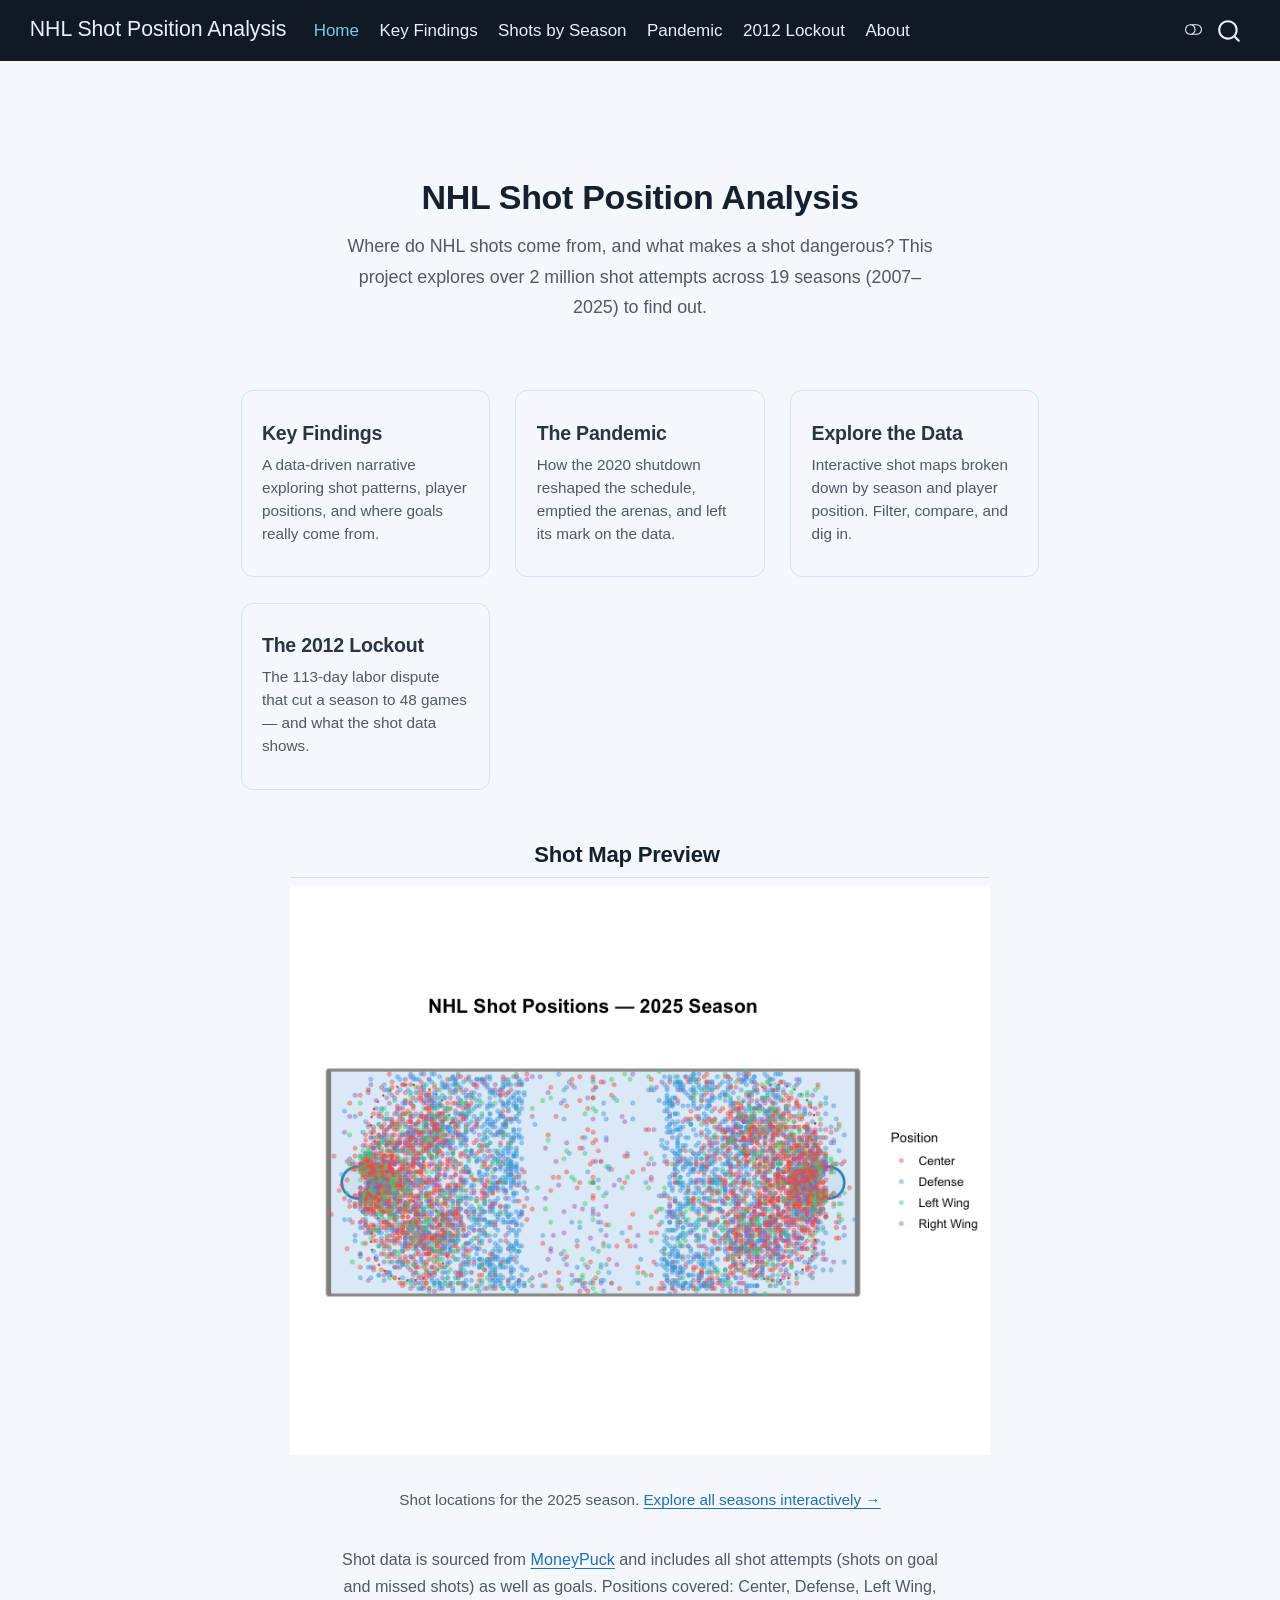
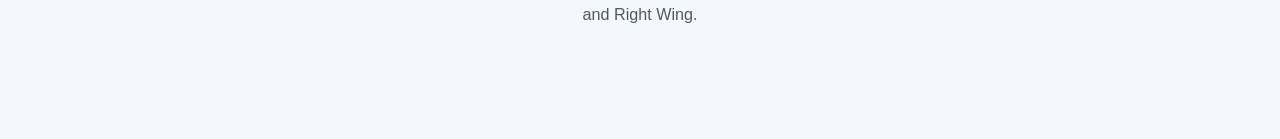
<file: index.html>
<!DOCTYPE html>
<html xmlns="http://www.w3.org/1999/xhtml" lang="en" xml:lang="en"><head>

<meta charset="utf-8">
<meta name="generator" content="quarto-1.10.18">

<meta name="viewport" content="width=device-width, initial-scale=1.0, user-scalable=yes">


<title>NHL Shot Position Analysis</title>
<style>
/* Default styles provided by pandoc.
** See https://pandoc.org/MANUAL.html#variables-for-html for config info.
*/
span.smallcaps{font-variant: small-caps;}
div.columns{display: flex; gap: 1.5em;}
div.column{flex: auto;}
@media screen {
div.columns{gap: min(4vw, 1.5em);}
div.column{overflow-x: auto;}
}
div.hanging-indent{margin-left: 1.5em; text-indent: -1.5em;}
ul.task-list{list-style: none;}
ul.task-list li input[type="checkbox"] {
  width: 0.8em;
  margin: 0 0.8em 0.2em -1em; /* quarto-specific, see https://github.com/quarto-dev/quarto-cli/issues/4556 */ 
  vertical-align: middle;
}
</style>


<script src="site_libs/quarto-nav/quarto-nav.js"></script>
<script src="site_libs/quarto-nav/headroom.min.js"></script>
<script src="site_libs/clipboard/clipboard.min.js"></script>
<script src="site_libs/quarto-search/autocomplete.umd.js"></script>
<script src="site_libs/quarto-search/fuse.min.js"></script>
<script src="site_libs/quarto-search/quarto-search.js"></script>
<meta name="quarto:offset" content="./">
<script src="site_libs/quarto-html/quarto.js" type="module"></script>
<script src="site_libs/quarto-html/tabsets/tabsets.js" type="module"></script>
<script src="site_libs/quarto-html/popper.min.js"></script>
<script src="site_libs/quarto-html/tippy.umd.min.js"></script>
<script src="site_libs/quarto-html/anchor.min.js"></script>
<link href="site_libs/quarto-html/tippy.css" rel="stylesheet">
<link href="site_libs/quarto-html/quarto-syntax-highlighting-64a204ab8560d761af7679ceaba22944.css" rel="stylesheet" class="quarto-color-scheme" id="quarto-text-highlighting-styles">
<link href="site_libs/quarto-html/quarto-syntax-highlighting-dark-b85bc7c33db8c58e0ec93c3465666fed.css" rel="stylesheet" class="quarto-color-scheme quarto-color-alternate" id="quarto-text-highlighting-styles">
<link href="site_libs/quarto-html/quarto-syntax-highlighting-64a204ab8560d761af7679ceaba22944.css" rel="stylesheet" class="quarto-color-scheme-extra" id="quarto-text-highlighting-styles">
<script src="site_libs/bootstrap/bootstrap.min.js"></script>
<link href="site_libs/bootstrap/bootstrap-icons.css" rel="stylesheet">
<link href="site_libs/bootstrap/bootstrap-929c8c1439e2d1066cb488fce125e6f5.min.css" rel="stylesheet" append-hash="true" class="quarto-color-scheme" id="quarto-bootstrap" data-mode="light">
<link href="site_libs/bootstrap/bootstrap-dark-0837c761bf682b696989f212ce48784e.min.css" rel="stylesheet" append-hash="true" class="quarto-color-scheme quarto-color-alternate" id="quarto-bootstrap" data-mode="dark">
<link href="site_libs/bootstrap/bootstrap-929c8c1439e2d1066cb488fce125e6f5.min.css" rel="stylesheet" append-hash="true" class="quarto-color-scheme-extra" id="quarto-bootstrap" data-mode="light">
<script id="quarto-search-options" type="application/json">{
  "location": "navbar",
  "copy-button": false,
  "collapse-after": 3,
  "panel-placement": "end",
  "type": "overlay",
  "limit": 50,
  "keyboard-shortcut": [
    "f",
    "/",
    "s"
  ],
  "show-item-context": false,
  "language": {
    "search-no-results-text": "No results",
    "search-matching-documents-text": "matching documents",
    "search-copy-link-title": "Copy link to search",
    "search-hide-matches-text": "Hide additional matches",
    "search-more-match-text": "more match in this document",
    "search-more-matches-text": "more matches in this document",
    "search-clear-button-title": "Clear",
    "search-text-placeholder": "",
    "search-detached-cancel-button-title": "Cancel",
    "search-submit-button-title": "Submit",
    "search-label": "Search"
  }
}</script>


<link rel="stylesheet" href="styles.css">
</head>

<body class="nav-fixed fullcontent quarto-light"><script id="quarto-html-before-body" type="application/javascript">
    const toggleBodyColorMode = (bsSheetEl) => {
      const mode = bsSheetEl.getAttribute("data-mode");
      const bodyEl = window.document.querySelector("body");
      if (mode === "dark") {
        bodyEl.classList.add("quarto-dark");
        bodyEl.classList.remove("quarto-light");
      } else {
        bodyEl.classList.add("quarto-light");
        bodyEl.classList.remove("quarto-dark");
      }
    }
    const toggleBodyColorPrimary = () => {
      const bsSheetEl = window.document.querySelector("link#quarto-bootstrap:not([rel=disabled-stylesheet])");
      if (bsSheetEl) {
        toggleBodyColorMode(bsSheetEl);
      }
    }
    const setColorSchemeToggle = (alternate) => {
      const toggles = window.document.querySelectorAll('.quarto-color-scheme-toggle');
      for (let i=0; i < toggles.length; i++) {
        const toggle = toggles[i];
        if (toggle) {
          if (alternate) {
            toggle.classList.add("alternate");
          } else {
            toggle.classList.remove("alternate");
          }
        }
      }
    };
    const toggleColorMode = (alternate) => {
      // Switch the stylesheets
      const primaryStylesheets = window.document.querySelectorAll('link.quarto-color-scheme:not(.quarto-color-alternate)');
      const alternateStylesheets = window.document.querySelectorAll('link.quarto-color-scheme.quarto-color-alternate');
      manageTransitions('#quarto-margin-sidebar .nav-link', false);
      if (alternate) {
        // note: dark is layered on light, we don't disable primary!
        enableStylesheet(alternateStylesheets);
        for (const sheetNode of alternateStylesheets) {
          if (sheetNode.id === "quarto-bootstrap") {
            toggleBodyColorMode(sheetNode);
          }
        }
      } else {
        disableStylesheet(alternateStylesheets);
        enableStylesheet(primaryStylesheets)
        toggleBodyColorPrimary();
      }
      manageTransitions('#quarto-margin-sidebar .nav-link', true);
      // Switch the toggles
      setColorSchemeToggle(alternate)
      // Hack to workaround the fact that safari doesn't
      // properly recolor the scrollbar when toggling (#1455)
      if (navigator.userAgent.indexOf('Safari') > 0 && navigator.userAgent.indexOf('Chrome') == -1) {
        manageTransitions("body", false);
        window.scrollTo(0, 1);
        setTimeout(() => {
          window.scrollTo(0, 0);
          manageTransitions("body", true);
        }, 40);
      }
    }
    const disableStylesheet = (stylesheets) => {
      for (let i=0; i < stylesheets.length; i++) {
        const stylesheet = stylesheets[i];
        stylesheet.rel = 'disabled-stylesheet';
      }
    }
    const enableStylesheet = (stylesheets) => {
      for (let i=0; i < stylesheets.length; i++) {
        const stylesheet = stylesheets[i];
        if(stylesheet.rel !== 'stylesheet') { // for Chrome, which will still FOUC without this check
          stylesheet.rel = 'stylesheet';
        }
      }
    }
    const manageTransitions = (selector, allowTransitions) => {
      const els = window.document.querySelectorAll(selector);
      for (let i=0; i < els.length; i++) {
        const el = els[i];
        if (allowTransitions) {
          el.classList.remove('notransition');
        } else {
          el.classList.add('notransition');
        }
      }
    }
    const isFileUrl = () => {
      return window.location.protocol === 'file:';
    }
    const hasAlternateSentinel = () => {
      let styleSentinel = getColorSchemeSentinel();
      if (styleSentinel !== null) {
        return styleSentinel === "alternate";
      } else {
        return false;
      }
    }
    const setStyleSentinel = (alternate) => {
      const value = alternate ? "alternate" : "default";
      if (!isFileUrl()) {
        window.localStorage.setItem("quarto-color-scheme", value);
      } else {
        localAlternateSentinel = value;
      }
    }
    const getColorSchemeSentinel = () => {
      if (!isFileUrl()) {
        const storageValue = window.localStorage.getItem("quarto-color-scheme");
        return storageValue != null ? storageValue : localAlternateSentinel;
      } else {
        return localAlternateSentinel;
      }
    }
    const toggleGiscusIfUsed = (isAlternate, darkModeDefault) => {
      const baseTheme = document.querySelector('#giscus-base-theme')?.value ?? 'light';
      const alternateTheme = document.querySelector('#giscus-alt-theme')?.value ?? 'dark';
      let newTheme = '';
      if(authorPrefersDark) {
        newTheme = isAlternate ? baseTheme : alternateTheme;
      } else {
        newTheme = isAlternate ? alternateTheme : baseTheme;
      }
      const changeGiscusTheme = () => {
        // From: https://github.com/giscus/giscus/issues/336
        const sendMessage = (message) => {
          const iframe = document.querySelector('iframe.giscus-frame');
          if (!iframe) return;
          iframe.contentWindow.postMessage({ giscus: message }, 'https://giscus.app');
        }
        sendMessage({
          setConfig: {
            theme: newTheme
          }
        });
      }
      const isGiscussLoaded = window.document.querySelector('iframe.giscus-frame') !== null;
      if (isGiscussLoaded) {
        changeGiscusTheme();
      }
    };
    const authorPrefersDark = false;
    const queryPrefersDark = window.matchMedia('(prefers-color-scheme: dark)');
    const darkModeDefault = queryPrefersDark.matches;
      document.querySelector('link#quarto-text-highlighting-styles.quarto-color-scheme-extra').rel = 'disabled-stylesheet';
      document.querySelector('link#quarto-bootstrap.quarto-color-scheme-extra').rel = 'disabled-stylesheet';
    let localAlternateSentinel = darkModeDefault ? 'alternate' : 'default';
    // Dark / light mode switch
    window.quartoToggleColorScheme = () => {
      // Read the current dark / light value
      let toAlternate = !hasAlternateSentinel();
      toggleColorMode(toAlternate);
      setStyleSentinel(toAlternate);
      toggleGiscusIfUsed(toAlternate, darkModeDefault);
      window.dispatchEvent(new Event('resize'));
    };
    queryPrefersDark.addEventListener("change", e => {
      if(window.localStorage.getItem("quarto-color-scheme") !== null)
        return;
      const alternate = e.matches
      toggleColorMode(alternate);
      localAlternateSentinel = e.matches ? 'alternate' : 'default'; // this is used alongside local storage!
      toggleGiscusIfUsed(alternate, darkModeDefault);
    });
    // Switch to dark mode if need be
    if (hasAlternateSentinel()) {
      toggleColorMode(true);
    } else {
      toggleColorMode(false);
    }
  </script>

<div id="quarto-search-results"></div>
  <header id="quarto-header" class="headroom fixed-top">
    <nav class="navbar navbar-expand-lg " data-bs-theme="dark">
      <div class="navbar-container container-fluid">
      <div class="navbar-brand-container mx-auto">
    <a class="navbar-brand" href="./index.html">
    <span class="navbar-title">NHL Shot Position Analysis</span>
    </a>
  </div>
            <div id="quarto-search" class="" title="Search"></div>
          <button class="navbar-toggler" type="button" data-bs-toggle="collapse" data-bs-target="#navbarCollapse" aria-controls="navbarCollapse" role="menu" aria-expanded="false" aria-label="Toggle navigation" onclick="if (window.quartoToggleHeadroom) { window.quartoToggleHeadroom(); }">
  <span class="navbar-toggler-icon"></span>
</button>
          <div class="collapse navbar-collapse" id="navbarCollapse">
            <ul class="navbar-nav navbar-nav-scroll me-auto">
  <li class="nav-item">
    <a class="nav-link active" href="./index.html" aria-current="page"> 
<span class="menu-text">Home</span></a>
  </li>  
  <li class="nav-item">
    <a class="nav-link" href="./findings.html"> 
<span class="menu-text">Key Findings</span></a>
  </li>  
  <li class="nav-item">
    <a class="nav-link" href="./exploration.html"> 
<span class="menu-text">Shots by Season</span></a>
  </li>  
  <li class="nav-item">
    <a class="nav-link" href="./pandemic.html"> 
<span class="menu-text">Pandemic</span></a>
  </li>  
  <li class="nav-item">
    <a class="nav-link" href="./lockout.html"> 
<span class="menu-text">2012 Lockout</span></a>
  </li>  
  <li class="nav-item">
    <a class="nav-link" href="./about.html"> 
<span class="menu-text">About</span></a>
  </li>  
</ul>
          </div> <!-- /navcollapse -->
            <div class="quarto-navbar-tools">
  <a href="" class="quarto-color-scheme-toggle quarto-navigation-tool  px-1" onclick="window.quartoToggleColorScheme(); return false;" title="Toggle dark mode"><i class="bi"></i></a>
</div>
      </div> <!-- /container-fluid -->
    </nav>
</header>
<!-- content -->
<div id="quarto-content" class="quarto-container page-columns page-rows-contents page-layout-article page-navbar">
<!-- sidebar -->
<!-- margin-sidebar -->
    
<!-- main -->
<main class="content" id="quarto-document-content"><header id="title-block-header" class="quarto-title-block"></header>





<section class="welcome">
<h1>NHL Shot Position Analysis</h1>
<p>
  Where do NHL shots come from, and what makes a shot dangerous?
  This project explores over 2 million shot attempts across 19 seasons (2007–2025)
  to find out.
</p>
</section>
<div class="nav-cards">
  <a href="./findings.html" class="nav-card">
    <h3 class="anchored">Key Findings</h3>
    <p>A data-driven narrative exploring shot patterns, player positions, and where goals really come from.</p>
  </a>
  <a href="./pandemic.html" class="nav-card">
    <h3 class="anchored">The Pandemic</h3>
    <p>How the 2020 shutdown reshaped the schedule, emptied the arenas, and left its mark on the data.</p>
  </a>
  <a href="./exploration.html" class="nav-card">
    <h3 class="anchored">Explore the Data</h3>
    <p>Interactive shot maps broken down by season and player position. Filter, compare, and dig in.</p>
  </a>
  <a href="./lockout.html" class="nav-card">
    <h3 class="anchored">The 2012 Lockout</h3>
    <p>The 113-day labor dispute that cut a season to 48 games — and what the shot data shows.</p>
  </a>
</div>
<div class="section-label">
<h2 style="font-size:1.3rem; margin-bottom:0.5rem;" class="anchored">Shot Map Preview</h2>
<div class="cell">
<div class="cell-output-display">
<div>
<figure class="figure">
<p><img src="index_files/figure-html/preview-shot-map-1.png" class="img-fluid figure-img" width="768"></p>
</figure>
</div>
</div>
</div>
<p class="preview-caption">
  Shot locations for the 2025 season.
  <a href="./exploration.html">Explore all seasons interactively →</a>
</p>
</div>
<div class="source-note">
  <p>
    Shot data is sourced from <a href="https://moneypuck.com">MoneyPuck</a> and includes
    all shot attempts (shots on goal and missed shots) as well as goals.
    Positions covered: Center, Defense, Left Wing, and Right Wing.
  </p>
</div>



</main> <!-- /main -->
<script id="quarto-html-after-body" type="application/javascript">
  window.document.addEventListener("DOMContentLoaded", function (event) {
    // Ensure there is a toggle, if there isn't float one in the top right
    if (window.document.querySelector('.quarto-color-scheme-toggle') === null) {
      const a = window.document.createElement('a');
      a.classList.add('top-right');
      a.classList.add('quarto-color-scheme-toggle');
      a.href = "";
      a.onclick = function() { try { window.quartoToggleColorScheme(); } catch {} return false; };
      const i = window.document.createElement("i");
      i.classList.add('bi');
      a.appendChild(i);
      window.document.body.appendChild(a);
    }
    setColorSchemeToggle(hasAlternateSentinel())
    const icon = "";
    const anchorJS = new window.AnchorJS();
    anchorJS.options = {
      placement: 'right',
      icon: icon
    };
    anchorJS.add('.anchored');
    const isCodeAnnotation = (el) => {
      for (const clz of el.classList) {
        if (clz.startsWith('code-annotation-')) {                     
          return true;
        }
      }
      return false;
    }
    const onCopySuccess = function(e) {
      // button target
      const button = e.trigger;
      // don't keep focus
      button.blur();
      // flash "checked"
      button.classList.add('code-copy-button-checked');
      var currentTitle = button.getAttribute("title");
      button.setAttribute("title", "Copied!");
      let tooltip;
      if (window.bootstrap) {
        button.setAttribute("data-bs-toggle", "tooltip");
        button.setAttribute("data-bs-placement", "left");
        button.setAttribute("data-bs-title", "Copied!");
        tooltip = new bootstrap.Tooltip(button, 
          { trigger: "manual", 
            customClass: "code-copy-button-tooltip",
            offset: [0, -8]});
        tooltip.show();    
      }
      setTimeout(function() {
        if (tooltip) {
          tooltip.hide();
          button.removeAttribute("data-bs-title");
          button.removeAttribute("data-bs-toggle");
          button.removeAttribute("data-bs-placement");
        }
        button.setAttribute("title", currentTitle);
        button.classList.remove('code-copy-button-checked');
      }, 1000);
      // clear code selection
      e.clearSelection();
    }
    const getTextToCopy = function(trigger) {
      const outerScaffold = trigger.parentElement.cloneNode(true);
      const codeEl = outerScaffold.querySelector('code');
      for (const childEl of codeEl.children) {
        if (isCodeAnnotation(childEl)) {
          childEl.remove();
        }
      }
      return codeEl.innerText;
    }
    const clipboard = new window.ClipboardJS('.code-copy-button:not([data-in-quarto-modal])', {
      text: getTextToCopy
    });
    clipboard.on('success', onCopySuccess);
    if (window.document.getElementById('quarto-embedded-source-code-modal')) {
      const clipboardModal = new window.ClipboardJS('.code-copy-button[data-in-quarto-modal]', {
        text: getTextToCopy,
        container: window.document.getElementById('quarto-embedded-source-code-modal')
      });
      clipboardModal.on('success', onCopySuccess);
    }
      var localhostRegex = new RegExp(/^(?:http|https):\/\/localhost\:?[0-9]*\//);
      var mailtoRegex = new RegExp(/^mailto:/);
        var filterRegex = new RegExp("https:\/\/SaladClimbing\.github\.io\/NHL-Shot-Analysis-Project\/");
      var isInternal = (href) => {
          return filterRegex.test(href) || localhostRegex.test(href) || mailtoRegex.test(href);
      }
      // Inspect non-navigation links and adorn them if external
     var links = window.document.querySelectorAll('a[href]:not(.nav-link):not(.navbar-brand):not(.toc-action):not(.sidebar-link):not(.sidebar-item-toggle):not(.pagination-link):not(.no-external):not([aria-hidden]):not(.dropdown-item):not(.quarto-navigation-tool):not(.about-link)');
      for (var i=0; i<links.length; i++) {
        const link = links[i];
        if (!isInternal(link.href)) {
          // undo the damage that might have been done by quarto-nav.js in the case of
          // links that we want to consider external
          if (link.dataset.originalHref !== undefined) {
            link.href = link.dataset.originalHref;
          }
        }
      }
    function tippyHover(el, contentFn, onTriggerFn, onUntriggerFn) {
      const config = {
        allowHTML: true,
        maxWidth: 500,
        delay: 100,
        arrow: false,
        appendTo: function(el) {
            return el.parentElement;
        },
        interactive: true,
        interactiveBorder: 10,
        theme: 'quarto',
        placement: 'bottom-start',
      };
      if (contentFn) {
        config.content = contentFn;
      }
      if (onTriggerFn) {
        config.onTrigger = onTriggerFn;
      }
      if (onUntriggerFn) {
        config.onUntrigger = onUntriggerFn;
      }
      window.tippy(el, config); 
    }
    const noterefs = window.document.querySelectorAll('a[role="doc-noteref"]');
    for (var i=0; i<noterefs.length; i++) {
      const ref = noterefs[i];
      tippyHover(ref, function() {
        // use id or data attribute instead here
        let href = ref.getAttribute('data-footnote-href') || ref.getAttribute('href');
        try { href = new URL(href).hash; } catch {}
        const id = href.replace(/^#\/?/, "");
        const note = window.document.getElementById(id);
        if (note) {
          return note.innerHTML;
        } else {
          return "";
        }
      });
    }
    const xrefs = window.document.querySelectorAll('a.quarto-xref');
    const processXRef = (id, note) => {
      // Strip column container classes
      const stripColumnClz = (el) => {
        el.classList.remove("page-full", "page-columns");
        if (el.children) {
          for (const child of el.children) {
            stripColumnClz(child);
          }
        }
      }
      stripColumnClz(note)
      if (id === null || id.startsWith('sec-')) {
        // Special case sections, only their first couple elements
        const container = document.createElement("div");
        if (note.children && note.children.length > 2) {
          container.appendChild(note.children[0].cloneNode(true));
          for (let i = 1; i < note.children.length; i++) {
            const child = note.children[i];
            if (child.tagName === "P" && child.innerText === "") {
              continue;
            } else {
              container.appendChild(child.cloneNode(true));
              break;
            }
          }
          if (window.Quarto?.typesetMath) {
            window.Quarto.typesetMath(container);
          }
          return container.innerHTML
        } else {
          if (window.Quarto?.typesetMath) {
            window.Quarto.typesetMath(note);
          }
          return note.innerHTML;
        }
      } else {
        // Remove any anchor links if they are present
        const anchorLink = note.querySelector('a.anchorjs-link');
        if (anchorLink) {
          anchorLink.remove();
        }
        if (window.Quarto?.typesetMath) {
          window.Quarto.typesetMath(note);
        }
        if (note.classList.contains("callout")) {
          return note.outerHTML;
        } else {
          return note.innerHTML;
        }
      }
    }
    for (var i=0; i<xrefs.length; i++) {
      const xref = xrefs[i];
      tippyHover(xref, undefined, function(instance) {
        instance.disable();
        let url = xref.getAttribute('href');
        let hash = undefined; 
        if (url.startsWith('#')) {
          hash = url;
        } else {
          try { hash = new URL(url).hash; } catch {}
        }
        if (hash) {
          const id = hash.replace(/^#\/?/, "");
          const note = window.document.getElementById(id);
          if (note !== null) {
            try {
              const html = processXRef(id, note.cloneNode(true));
              instance.setContent(html);
            } finally {
              instance.enable();
              instance.show();
            }
          } else {
            // See if we can fetch this
            fetch(url.split('#')[0])
            .then(res => res.text())
            .then(html => {
              const parser = new DOMParser();
              const htmlDoc = parser.parseFromString(html, "text/html");
              const note = htmlDoc.getElementById(id);
              if (note !== null) {
                const html = processXRef(id, note);
                instance.setContent(html);
              } 
            }).finally(() => {
              instance.enable();
              instance.show();
            });
          }
        } else {
          // See if we can fetch a full url (with no hash to target)
          // This is a special case and we should probably do some content thinning / targeting
          fetch(url)
          .then(res => res.text())
          .then(html => {
            const parser = new DOMParser();
            const htmlDoc = parser.parseFromString(html, "text/html");
            const note = htmlDoc.querySelector('main.content');
            if (note !== null) {
              // This should only happen for chapter cross references
              // (since there is no id in the URL)
              // remove the first header
              if (note.children.length > 0 && note.children[0].tagName === "HEADER") {
                note.children[0].remove();
              }
              const html = processXRef(null, note);
              instance.setContent(html);
            } 
          }).finally(() => {
            instance.enable();
            instance.show();
          });
        }
      }, function(instance) {
      });
    }
        let selectedAnnoteEl;
        const selectorForAnnotation = ( cell, annotation) => {
          let cellAttr = 'data-code-cell="' + cell + '"';
          let lineAttr = 'data-code-annotation="' +  annotation + '"';
          const selector = 'span[' + cellAttr + '][' + lineAttr + ']';
          return selector;
        }
        const selectCodeLines = (annoteEl) => {
          const doc = window.document;
          const targetCell = annoteEl.getAttribute("data-target-cell");
          const targetAnnotation = annoteEl.getAttribute("data-target-annotation");
          const annoteSpan = window.document.querySelector(selectorForAnnotation(targetCell, targetAnnotation));
          const lines = annoteSpan.getAttribute("data-code-lines").split(",");
          const lineIds = lines.map((line) => {
            return targetCell + "-" + line;
          })
          let top = null;
          let height = null;
          let parent = null;
          if (lineIds.length > 0) {
              //compute the position of the single el (top and bottom and make a div)
              const el = window.document.getElementById(lineIds[0]);
              top = el.offsetTop;
              height = el.offsetHeight;
              parent = el.parentElement.parentElement;
            if (lineIds.length > 1) {
              const lastEl = window.document.getElementById(lineIds[lineIds.length - 1]);
              const bottom = lastEl.offsetTop + lastEl.offsetHeight;
              height = bottom - top;
            }
            if (top !== null && height !== null && parent !== null) {
              // cook up a div (if necessary) and position it 
              let div = window.document.getElementById("code-annotation-line-highlight");
              if (div === null) {
                div = window.document.createElement("div");
                div.setAttribute("id", "code-annotation-line-highlight");
                div.style.position = 'absolute';
                parent.appendChild(div);
              }
              div.style.top = top - 2 + "px";
              div.style.height = height + 4 + "px";
              div.style.left = 0;
              let gutterDiv = window.document.getElementById("code-annotation-line-highlight-gutter");
              if (gutterDiv === null) {
                gutterDiv = window.document.createElement("div");
                gutterDiv.setAttribute("id", "code-annotation-line-highlight-gutter");
                gutterDiv.style.position = 'absolute';
                const codeCell = window.document.getElementById(targetCell);
                const gutter = codeCell.querySelector('.code-annotation-gutter');
                gutter.appendChild(gutterDiv);
              }
              gutterDiv.style.top = top - 2 + "px";
              gutterDiv.style.height = height + 4 + "px";
            }
            selectedAnnoteEl = annoteEl;
          }
        };
        const unselectCodeLines = () => {
          const elementsIds = ["code-annotation-line-highlight", "code-annotation-line-highlight-gutter"];
          elementsIds.forEach((elId) => {
            const div = window.document.getElementById(elId);
            if (div) {
              div.remove();
            }
          });
          selectedAnnoteEl = undefined;
        };
          // Handle positioning of the toggle
      window.addEventListener(
        "resize",
        throttle(() => {
          elRect = undefined;
          if (selectedAnnoteEl) {
            selectCodeLines(selectedAnnoteEl);
          }
        }, 10)
      );
      function throttle(fn, ms) {
      let throttle = false;
      let timer;
        return (...args) => {
          if(!throttle) { // first call gets through
              fn.apply(this, args);
              throttle = true;
          } else { // all the others get throttled
              if(timer) clearTimeout(timer); // cancel #2
              timer = setTimeout(() => {
                fn.apply(this, args);
                timer = throttle = false;
              }, ms);
          }
        };
      }
        // Attach click handler to the DT
        const annoteDls = window.document.querySelectorAll('dt[data-target-cell]');
        for (const annoteDlNode of annoteDls) {
          annoteDlNode.addEventListener('click', (event) => {
            const clickedEl = event.target;
            if (clickedEl !== selectedAnnoteEl) {
              unselectCodeLines();
              const activeEl = window.document.querySelector('dt[data-target-cell].code-annotation-active');
              if (activeEl) {
                activeEl.classList.remove('code-annotation-active');
              }
              selectCodeLines(clickedEl);
              clickedEl.classList.add('code-annotation-active');
            } else {
              // Unselect the line
              unselectCodeLines();
              clickedEl.classList.remove('code-annotation-active');
            }
          });
        }
    const findCites = (el) => {
      const parentEl = el.parentElement;
      if (parentEl) {
        const cites = parentEl.dataset.cites;
        if (cites) {
          return {
            el,
            cites: cites.split(' ')
          };
        } else {
          return findCites(el.parentElement)
        }
      } else {
        return undefined;
      }
    };
    var bibliorefs = window.document.querySelectorAll('a[role="doc-biblioref"]');
    for (var i=0; i<bibliorefs.length; i++) {
      const ref = bibliorefs[i];
      const citeInfo = findCites(ref);
      if (citeInfo) {
        tippyHover(citeInfo.el, function() {
          var popup = window.document.createElement('div');
          citeInfo.cites.forEach(function(cite) {
            var citeDiv = window.document.createElement('div');
            citeDiv.classList.add('hanging-indent');
            citeDiv.classList.add('csl-entry');
            var biblioDiv = window.document.getElementById('ref-' + cite);
            if (biblioDiv) {
              citeDiv.innerHTML = biblioDiv.innerHTML;
            }
            popup.appendChild(citeDiv);
          });
          return popup.innerHTML;
        });
      }
    }
  });
  </script>
</div> <!-- /content -->




</body></html>
</file>
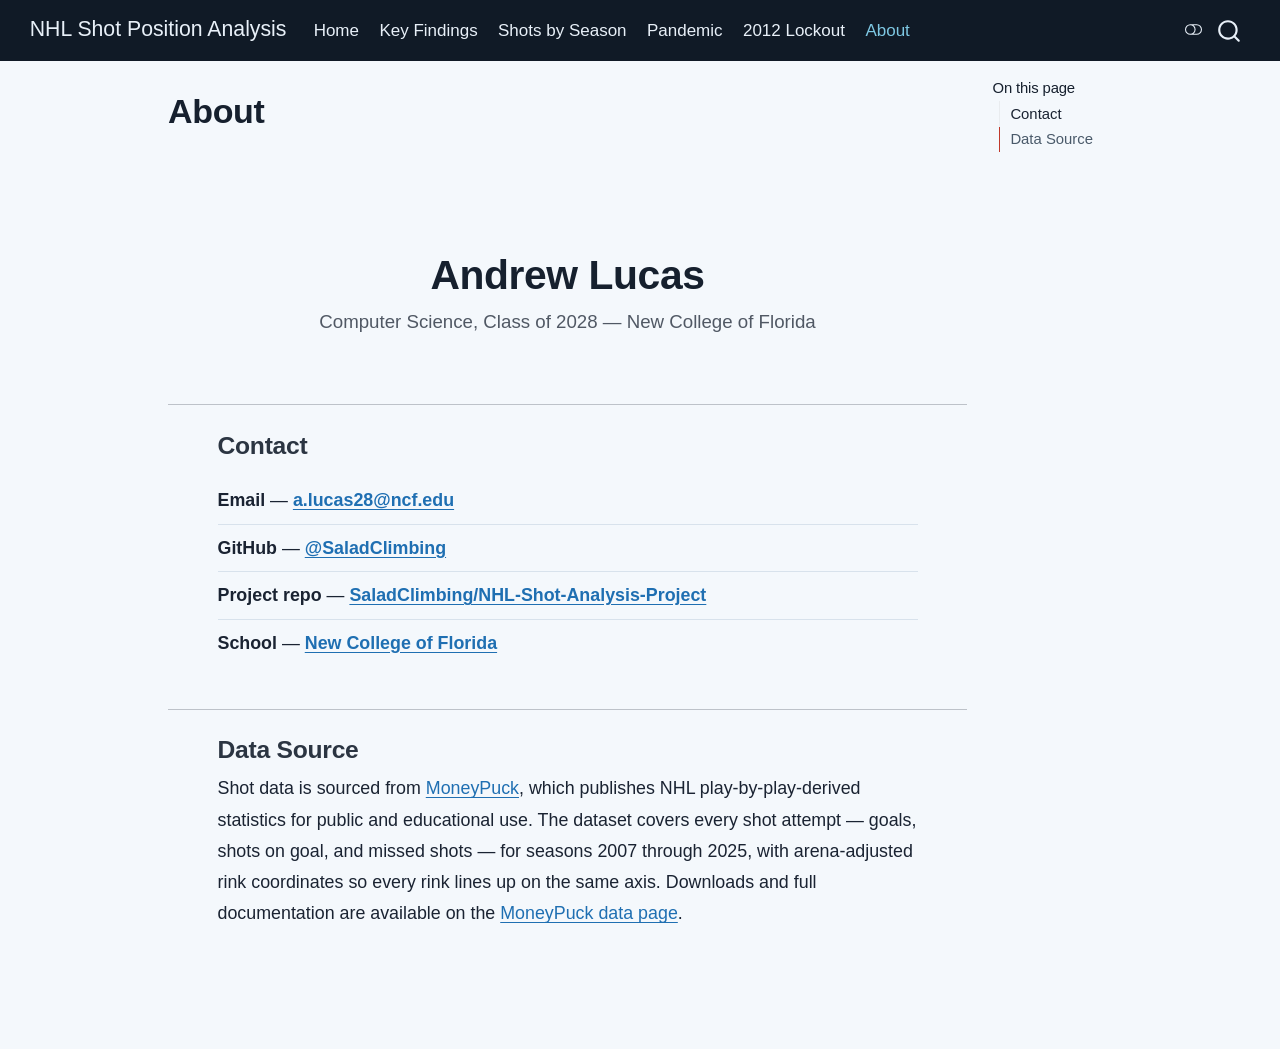
<file: about.html>
<!DOCTYPE html>
<html xmlns="http://www.w3.org/1999/xhtml" lang="en" xml:lang="en"><head>

<meta charset="utf-8">
<meta name="generator" content="quarto-1.10.18">

<meta name="viewport" content="width=device-width, initial-scale=1.0, user-scalable=yes">


<title>About – NHL Shot Position Analysis</title>
<style>
/* Default styles provided by pandoc.
** See https://pandoc.org/MANUAL.html#variables-for-html for config info.
*/
span.smallcaps{font-variant: small-caps;}
div.columns{display: flex; gap: 1.5em;}
div.column{flex: auto;}
@media screen {
div.columns{gap: min(4vw, 1.5em);}
div.column{overflow-x: auto;}
}
div.hanging-indent{margin-left: 1.5em; text-indent: -1.5em;}
ul.task-list{list-style: none;}
ul.task-list li input[type="checkbox"] {
  width: 0.8em;
  margin: 0 0.8em 0.2em -1em; /* quarto-specific, see https://github.com/quarto-dev/quarto-cli/issues/4556 */ 
  vertical-align: middle;
}
</style>


<script src="site_libs/quarto-nav/quarto-nav.js"></script>
<script src="site_libs/quarto-nav/headroom.min.js"></script>
<script src="site_libs/clipboard/clipboard.min.js"></script>
<script src="site_libs/quarto-search/autocomplete.umd.js"></script>
<script src="site_libs/quarto-search/fuse.min.js"></script>
<script src="site_libs/quarto-search/quarto-search.js"></script>
<meta name="quarto:offset" content="./">
<script src="site_libs/quarto-html/quarto.js" type="module"></script>
<script src="site_libs/quarto-html/tabsets/tabsets.js" type="module"></script>
<script src="site_libs/quarto-html/popper.min.js"></script>
<script src="site_libs/quarto-html/tippy.umd.min.js"></script>
<script src="site_libs/quarto-html/anchor.min.js"></script>
<link href="site_libs/quarto-html/tippy.css" rel="stylesheet">
<link href="site_libs/quarto-html/quarto-syntax-highlighting-64a204ab8560d761af7679ceaba22944.css" rel="stylesheet" class="quarto-color-scheme" id="quarto-text-highlighting-styles">
<link href="site_libs/quarto-html/quarto-syntax-highlighting-dark-b85bc7c33db8c58e0ec93c3465666fed.css" rel="stylesheet" class="quarto-color-scheme quarto-color-alternate" id="quarto-text-highlighting-styles">
<link href="site_libs/quarto-html/quarto-syntax-highlighting-64a204ab8560d761af7679ceaba22944.css" rel="stylesheet" class="quarto-color-scheme-extra" id="quarto-text-highlighting-styles">
<script src="site_libs/bootstrap/bootstrap.min.js"></script>
<link href="site_libs/bootstrap/bootstrap-icons.css" rel="stylesheet">
<link href="site_libs/bootstrap/bootstrap-929c8c1439e2d1066cb488fce125e6f5.min.css" rel="stylesheet" append-hash="true" class="quarto-color-scheme" id="quarto-bootstrap" data-mode="light">
<link href="site_libs/bootstrap/bootstrap-dark-0837c761bf682b696989f212ce48784e.min.css" rel="stylesheet" append-hash="true" class="quarto-color-scheme quarto-color-alternate" id="quarto-bootstrap" data-mode="dark">
<link href="site_libs/bootstrap/bootstrap-929c8c1439e2d1066cb488fce125e6f5.min.css" rel="stylesheet" append-hash="true" class="quarto-color-scheme-extra" id="quarto-bootstrap" data-mode="light">
<script id="quarto-search-options" type="application/json">{
  "location": "navbar",
  "copy-button": false,
  "collapse-after": 3,
  "panel-placement": "end",
  "type": "overlay",
  "limit": 50,
  "keyboard-shortcut": [
    "f",
    "/",
    "s"
  ],
  "show-item-context": false,
  "language": {
    "search-no-results-text": "No results",
    "search-matching-documents-text": "matching documents",
    "search-copy-link-title": "Copy link to search",
    "search-hide-matches-text": "Hide additional matches",
    "search-more-match-text": "more match in this document",
    "search-more-matches-text": "more matches in this document",
    "search-clear-button-title": "Clear",
    "search-text-placeholder": "",
    "search-detached-cancel-button-title": "Cancel",
    "search-submit-button-title": "Submit",
    "search-label": "Search"
  }
}</script>


<link rel="stylesheet" href="styles.css">
</head>

<body class="nav-fixed quarto-light"><script id="quarto-html-before-body" type="application/javascript">
    const toggleBodyColorMode = (bsSheetEl) => {
      const mode = bsSheetEl.getAttribute("data-mode");
      const bodyEl = window.document.querySelector("body");
      if (mode === "dark") {
        bodyEl.classList.add("quarto-dark");
        bodyEl.classList.remove("quarto-light");
      } else {
        bodyEl.classList.add("quarto-light");
        bodyEl.classList.remove("quarto-dark");
      }
    }
    const toggleBodyColorPrimary = () => {
      const bsSheetEl = window.document.querySelector("link#quarto-bootstrap:not([rel=disabled-stylesheet])");
      if (bsSheetEl) {
        toggleBodyColorMode(bsSheetEl);
      }
    }
    const setColorSchemeToggle = (alternate) => {
      const toggles = window.document.querySelectorAll('.quarto-color-scheme-toggle');
      for (let i=0; i < toggles.length; i++) {
        const toggle = toggles[i];
        if (toggle) {
          if (alternate) {
            toggle.classList.add("alternate");
          } else {
            toggle.classList.remove("alternate");
          }
        }
      }
    };
    const toggleColorMode = (alternate) => {
      // Switch the stylesheets
      const primaryStylesheets = window.document.querySelectorAll('link.quarto-color-scheme:not(.quarto-color-alternate)');
      const alternateStylesheets = window.document.querySelectorAll('link.quarto-color-scheme.quarto-color-alternate');
      manageTransitions('#quarto-margin-sidebar .nav-link', false);
      if (alternate) {
        // note: dark is layered on light, we don't disable primary!
        enableStylesheet(alternateStylesheets);
        for (const sheetNode of alternateStylesheets) {
          if (sheetNode.id === "quarto-bootstrap") {
            toggleBodyColorMode(sheetNode);
          }
        }
      } else {
        disableStylesheet(alternateStylesheets);
        enableStylesheet(primaryStylesheets)
        toggleBodyColorPrimary();
      }
      manageTransitions('#quarto-margin-sidebar .nav-link', true);
      // Switch the toggles
      setColorSchemeToggle(alternate)
      // Hack to workaround the fact that safari doesn't
      // properly recolor the scrollbar when toggling (#1455)
      if (navigator.userAgent.indexOf('Safari') > 0 && navigator.userAgent.indexOf('Chrome') == -1) {
        manageTransitions("body", false);
        window.scrollTo(0, 1);
        setTimeout(() => {
          window.scrollTo(0, 0);
          manageTransitions("body", true);
        }, 40);
      }
    }
    const disableStylesheet = (stylesheets) => {
      for (let i=0; i < stylesheets.length; i++) {
        const stylesheet = stylesheets[i];
        stylesheet.rel = 'disabled-stylesheet';
      }
    }
    const enableStylesheet = (stylesheets) => {
      for (let i=0; i < stylesheets.length; i++) {
        const stylesheet = stylesheets[i];
        if(stylesheet.rel !== 'stylesheet') { // for Chrome, which will still FOUC without this check
          stylesheet.rel = 'stylesheet';
        }
      }
    }
    const manageTransitions = (selector, allowTransitions) => {
      const els = window.document.querySelectorAll(selector);
      for (let i=0; i < els.length; i++) {
        const el = els[i];
        if (allowTransitions) {
          el.classList.remove('notransition');
        } else {
          el.classList.add('notransition');
        }
      }
    }
    const isFileUrl = () => {
      return window.location.protocol === 'file:';
    }
    const hasAlternateSentinel = () => {
      let styleSentinel = getColorSchemeSentinel();
      if (styleSentinel !== null) {
        return styleSentinel === "alternate";
      } else {
        return false;
      }
    }
    const setStyleSentinel = (alternate) => {
      const value = alternate ? "alternate" : "default";
      if (!isFileUrl()) {
        window.localStorage.setItem("quarto-color-scheme", value);
      } else {
        localAlternateSentinel = value;
      }
    }
    const getColorSchemeSentinel = () => {
      if (!isFileUrl()) {
        const storageValue = window.localStorage.getItem("quarto-color-scheme");
        return storageValue != null ? storageValue : localAlternateSentinel;
      } else {
        return localAlternateSentinel;
      }
    }
    const toggleGiscusIfUsed = (isAlternate, darkModeDefault) => {
      const baseTheme = document.querySelector('#giscus-base-theme')?.value ?? 'light';
      const alternateTheme = document.querySelector('#giscus-alt-theme')?.value ?? 'dark';
      let newTheme = '';
      if(authorPrefersDark) {
        newTheme = isAlternate ? baseTheme : alternateTheme;
      } else {
        newTheme = isAlternate ? alternateTheme : baseTheme;
      }
      const changeGiscusTheme = () => {
        // From: https://github.com/giscus/giscus/issues/336
        const sendMessage = (message) => {
          const iframe = document.querySelector('iframe.giscus-frame');
          if (!iframe) return;
          iframe.contentWindow.postMessage({ giscus: message }, 'https://giscus.app');
        }
        sendMessage({
          setConfig: {
            theme: newTheme
          }
        });
      }
      const isGiscussLoaded = window.document.querySelector('iframe.giscus-frame') !== null;
      if (isGiscussLoaded) {
        changeGiscusTheme();
      }
    };
    const authorPrefersDark = false;
    const queryPrefersDark = window.matchMedia('(prefers-color-scheme: dark)');
    const darkModeDefault = queryPrefersDark.matches;
      document.querySelector('link#quarto-text-highlighting-styles.quarto-color-scheme-extra').rel = 'disabled-stylesheet';
      document.querySelector('link#quarto-bootstrap.quarto-color-scheme-extra').rel = 'disabled-stylesheet';
    let localAlternateSentinel = darkModeDefault ? 'alternate' : 'default';
    // Dark / light mode switch
    window.quartoToggleColorScheme = () => {
      // Read the current dark / light value
      let toAlternate = !hasAlternateSentinel();
      toggleColorMode(toAlternate);
      setStyleSentinel(toAlternate);
      toggleGiscusIfUsed(toAlternate, darkModeDefault);
      window.dispatchEvent(new Event('resize'));
    };
    queryPrefersDark.addEventListener("change", e => {
      if(window.localStorage.getItem("quarto-color-scheme") !== null)
        return;
      const alternate = e.matches
      toggleColorMode(alternate);
      localAlternateSentinel = e.matches ? 'alternate' : 'default'; // this is used alongside local storage!
      toggleGiscusIfUsed(alternate, darkModeDefault);
    });
    // Switch to dark mode if need be
    if (hasAlternateSentinel()) {
      toggleColorMode(true);
    } else {
      toggleColorMode(false);
    }
  </script>

<div id="quarto-search-results"></div>
  <header id="quarto-header" class="headroom fixed-top">
    <nav class="navbar navbar-expand-lg " data-bs-theme="dark">
      <div class="navbar-container container-fluid">
      <div class="navbar-brand-container mx-auto">
    <a class="navbar-brand" href="./index.html">
    <span class="navbar-title">NHL Shot Position Analysis</span>
    </a>
  </div>
            <div id="quarto-search" class="" title="Search"></div>
          <button class="navbar-toggler" type="button" data-bs-toggle="collapse" data-bs-target="#navbarCollapse" aria-controls="navbarCollapse" role="menu" aria-expanded="false" aria-label="Toggle navigation" onclick="if (window.quartoToggleHeadroom) { window.quartoToggleHeadroom(); }">
  <span class="navbar-toggler-icon"></span>
</button>
          <div class="collapse navbar-collapse" id="navbarCollapse">
            <ul class="navbar-nav navbar-nav-scroll me-auto">
  <li class="nav-item">
    <a class="nav-link" href="./index.html"> 
<span class="menu-text">Home</span></a>
  </li>  
  <li class="nav-item">
    <a class="nav-link" href="./findings.html"> 
<span class="menu-text">Key Findings</span></a>
  </li>  
  <li class="nav-item">
    <a class="nav-link" href="./exploration.html"> 
<span class="menu-text">Shots by Season</span></a>
  </li>  
  <li class="nav-item">
    <a class="nav-link" href="./pandemic.html"> 
<span class="menu-text">Pandemic</span></a>
  </li>  
  <li class="nav-item">
    <a class="nav-link" href="./lockout.html"> 
<span class="menu-text">2012 Lockout</span></a>
  </li>  
  <li class="nav-item">
    <a class="nav-link active" href="./about.html" aria-current="page"> 
<span class="menu-text">About</span></a>
  </li>  
</ul>
          </div> <!-- /navcollapse -->
            <div class="quarto-navbar-tools">
  <a href="" class="quarto-color-scheme-toggle quarto-navigation-tool  px-1" onclick="window.quartoToggleColorScheme(); return false;" title="Toggle dark mode"><i class="bi"></i></a>
</div>
      </div> <!-- /container-fluid -->
    </nav>
</header>
<!-- content -->
<div id="quarto-content" class="quarto-container page-columns page-rows-contents page-layout-article page-navbar">
<!-- sidebar -->
<!-- margin-sidebar -->
    <div id="quarto-margin-sidebar" class="sidebar margin-sidebar">
        <nav id="TOC" role="doc-toc" class="toc-active">
    <h2 id="toc-title">On this page</h2>
   
  <ul>
  <li><a href="#contact" id="toc-contact" class="nav-link active" data-scroll-target="#contact">Contact</a></li>
  <li><a href="#data-source" id="toc-data-source" class="nav-link" data-scroll-target="#data-source">Data Source</a></li>
  </ul>
</nav>
    </div>
<!-- main -->
<main class="content" id="quarto-document-content">


<header id="title-block-header" class="quarto-title-block default">
<div class="quarto-title">
<h1 class="title">About</h1>
</div>



<div class="quarto-title-meta">

    
  
    
  </div>
  


</header>


<div class="story-hook">
<h1>
Andrew Lucas
</h1>
<p>
Computer Science, Class of 2028 — New College of Florida
</p>
</div>
<hr>
<section id="contact" class="level3 story-section">
<h3 class="anchored" data-anchor-id="contact">Contact</h3>
<ul class="contact-list">
<li>
<strong>Email</strong> — <a href="mailto:a.lucas28@ncf.edu">a.lucas28@ncf.edu</a>
</li>
<li>
<strong>GitHub</strong> — <a href="https://github.com/SaladClimbing"><span class="citation" data-cites="SaladClimbing">@SaladClimbing</span></a>
</li>
<li>
<strong>Project repo</strong> — <a href="https://github.com/SaladClimbing/NHL-Shot-Analysis-Project">SaladClimbing/NHL-Shot-Analysis-Project</a>
</li>
<li>
<strong>School</strong> — <a href="https://www.ncf.edu">New College of Florida</a>
</li>
</ul>
</section>
<hr>
<section id="data-source" class="level3 story-section">
<h3 class="anchored" data-anchor-id="data-source">Data Source</h3>
<p>Shot data is sourced from <a href="https://moneypuck.com">MoneyPuck</a>, which publishes NHL play-by-play-derived statistics for public and educational use. The dataset covers every shot attempt — goals, shots on goal, and missed shots — for seasons 2007 through 2025, with arena-adjusted rink coordinates so every rink lines up on the same axis. Downloads and full documentation are available on the <a href="https://moneypuck.com/data.htm">MoneyPuck data page</a>.</p>
</section>



</main> <!-- /main -->
<script id="quarto-html-after-body" type="application/javascript">
  window.document.addEventListener("DOMContentLoaded", function (event) {
    // Ensure there is a toggle, if there isn't float one in the top right
    if (window.document.querySelector('.quarto-color-scheme-toggle') === null) {
      const a = window.document.createElement('a');
      a.classList.add('top-right');
      a.classList.add('quarto-color-scheme-toggle');
      a.href = "";
      a.onclick = function() { try { window.quartoToggleColorScheme(); } catch {} return false; };
      const i = window.document.createElement("i");
      i.classList.add('bi');
      a.appendChild(i);
      window.document.body.appendChild(a);
    }
    setColorSchemeToggle(hasAlternateSentinel())
    const icon = "";
    const anchorJS = new window.AnchorJS();
    anchorJS.options = {
      placement: 'right',
      icon: icon
    };
    anchorJS.add('.anchored');
    const isCodeAnnotation = (el) => {
      for (const clz of el.classList) {
        if (clz.startsWith('code-annotation-')) {                     
          return true;
        }
      }
      return false;
    }
    const onCopySuccess = function(e) {
      // button target
      const button = e.trigger;
      // don't keep focus
      button.blur();
      // flash "checked"
      button.classList.add('code-copy-button-checked');
      var currentTitle = button.getAttribute("title");
      button.setAttribute("title", "Copied!");
      let tooltip;
      if (window.bootstrap) {
        button.setAttribute("data-bs-toggle", "tooltip");
        button.setAttribute("data-bs-placement", "left");
        button.setAttribute("data-bs-title", "Copied!");
        tooltip = new bootstrap.Tooltip(button, 
          { trigger: "manual", 
            customClass: "code-copy-button-tooltip",
            offset: [0, -8]});
        tooltip.show();    
      }
      setTimeout(function() {
        if (tooltip) {
          tooltip.hide();
          button.removeAttribute("data-bs-title");
          button.removeAttribute("data-bs-toggle");
          button.removeAttribute("data-bs-placement");
        }
        button.setAttribute("title", currentTitle);
        button.classList.remove('code-copy-button-checked');
      }, 1000);
      // clear code selection
      e.clearSelection();
    }
    const getTextToCopy = function(trigger) {
      const outerScaffold = trigger.parentElement.cloneNode(true);
      const codeEl = outerScaffold.querySelector('code');
      for (const childEl of codeEl.children) {
        if (isCodeAnnotation(childEl)) {
          childEl.remove();
        }
      }
      return codeEl.innerText;
    }
    const clipboard = new window.ClipboardJS('.code-copy-button:not([data-in-quarto-modal])', {
      text: getTextToCopy
    });
    clipboard.on('success', onCopySuccess);
    if (window.document.getElementById('quarto-embedded-source-code-modal')) {
      const clipboardModal = new window.ClipboardJS('.code-copy-button[data-in-quarto-modal]', {
        text: getTextToCopy,
        container: window.document.getElementById('quarto-embedded-source-code-modal')
      });
      clipboardModal.on('success', onCopySuccess);
    }
      var localhostRegex = new RegExp(/^(?:http|https):\/\/localhost\:?[0-9]*\//);
      var mailtoRegex = new RegExp(/^mailto:/);
        var filterRegex = new RegExp("https:\/\/SaladClimbing\.github\.io\/NHL-Shot-Analysis-Project\/");
      var isInternal = (href) => {
          return filterRegex.test(href) || localhostRegex.test(href) || mailtoRegex.test(href);
      }
      // Inspect non-navigation links and adorn them if external
     var links = window.document.querySelectorAll('a[href]:not(.nav-link):not(.navbar-brand):not(.toc-action):not(.sidebar-link):not(.sidebar-item-toggle):not(.pagination-link):not(.no-external):not([aria-hidden]):not(.dropdown-item):not(.quarto-navigation-tool):not(.about-link)');
      for (var i=0; i<links.length; i++) {
        const link = links[i];
        if (!isInternal(link.href)) {
          // undo the damage that might have been done by quarto-nav.js in the case of
          // links that we want to consider external
          if (link.dataset.originalHref !== undefined) {
            link.href = link.dataset.originalHref;
          }
        }
      }
    function tippyHover(el, contentFn, onTriggerFn, onUntriggerFn) {
      const config = {
        allowHTML: true,
        maxWidth: 500,
        delay: 100,
        arrow: false,
        appendTo: function(el) {
            return el.parentElement;
        },
        interactive: true,
        interactiveBorder: 10,
        theme: 'quarto',
        placement: 'bottom-start',
      };
      if (contentFn) {
        config.content = contentFn;
      }
      if (onTriggerFn) {
        config.onTrigger = onTriggerFn;
      }
      if (onUntriggerFn) {
        config.onUntrigger = onUntriggerFn;
      }
      window.tippy(el, config); 
    }
    const noterefs = window.document.querySelectorAll('a[role="doc-noteref"]');
    for (var i=0; i<noterefs.length; i++) {
      const ref = noterefs[i];
      tippyHover(ref, function() {
        // use id or data attribute instead here
        let href = ref.getAttribute('data-footnote-href') || ref.getAttribute('href');
        try { href = new URL(href).hash; } catch {}
        const id = href.replace(/^#\/?/, "");
        const note = window.document.getElementById(id);
        if (note) {
          return note.innerHTML;
        } else {
          return "";
        }
      });
    }
    const xrefs = window.document.querySelectorAll('a.quarto-xref');
    const processXRef = (id, note) => {
      // Strip column container classes
      const stripColumnClz = (el) => {
        el.classList.remove("page-full", "page-columns");
        if (el.children) {
          for (const child of el.children) {
            stripColumnClz(child);
          }
        }
      }
      stripColumnClz(note)
      if (id === null || id.startsWith('sec-')) {
        // Special case sections, only their first couple elements
        const container = document.createElement("div");
        if (note.children && note.children.length > 2) {
          container.appendChild(note.children[0].cloneNode(true));
          for (let i = 1; i < note.children.length; i++) {
            const child = note.children[i];
            if (child.tagName === "P" && child.innerText === "") {
              continue;
            } else {
              container.appendChild(child.cloneNode(true));
              break;
            }
          }
          if (window.Quarto?.typesetMath) {
            window.Quarto.typesetMath(container);
          }
          return container.innerHTML
        } else {
          if (window.Quarto?.typesetMath) {
            window.Quarto.typesetMath(note);
          }
          return note.innerHTML;
        }
      } else {
        // Remove any anchor links if they are present
        const anchorLink = note.querySelector('a.anchorjs-link');
        if (anchorLink) {
          anchorLink.remove();
        }
        if (window.Quarto?.typesetMath) {
          window.Quarto.typesetMath(note);
        }
        if (note.classList.contains("callout")) {
          return note.outerHTML;
        } else {
          return note.innerHTML;
        }
      }
    }
    for (var i=0; i<xrefs.length; i++) {
      const xref = xrefs[i];
      tippyHover(xref, undefined, function(instance) {
        instance.disable();
        let url = xref.getAttribute('href');
        let hash = undefined; 
        if (url.startsWith('#')) {
          hash = url;
        } else {
          try { hash = new URL(url).hash; } catch {}
        }
        if (hash) {
          const id = hash.replace(/^#\/?/, "");
          const note = window.document.getElementById(id);
          if (note !== null) {
            try {
              const html = processXRef(id, note.cloneNode(true));
              instance.setContent(html);
            } finally {
              instance.enable();
              instance.show();
            }
          } else {
            // See if we can fetch this
            fetch(url.split('#')[0])
            .then(res => res.text())
            .then(html => {
              const parser = new DOMParser();
              const htmlDoc = parser.parseFromString(html, "text/html");
              const note = htmlDoc.getElementById(id);
              if (note !== null) {
                const html = processXRef(id, note);
                instance.setContent(html);
              } 
            }).finally(() => {
              instance.enable();
              instance.show();
            });
          }
        } else {
          // See if we can fetch a full url (with no hash to target)
          // This is a special case and we should probably do some content thinning / targeting
          fetch(url)
          .then(res => res.text())
          .then(html => {
            const parser = new DOMParser();
            const htmlDoc = parser.parseFromString(html, "text/html");
            const note = htmlDoc.querySelector('main.content');
            if (note !== null) {
              // This should only happen for chapter cross references
              // (since there is no id in the URL)
              // remove the first header
              if (note.children.length > 0 && note.children[0].tagName === "HEADER") {
                note.children[0].remove();
              }
              const html = processXRef(null, note);
              instance.setContent(html);
            } 
          }).finally(() => {
            instance.enable();
            instance.show();
          });
        }
      }, function(instance) {
      });
    }
        let selectedAnnoteEl;
        const selectorForAnnotation = ( cell, annotation) => {
          let cellAttr = 'data-code-cell="' + cell + '"';
          let lineAttr = 'data-code-annotation="' +  annotation + '"';
          const selector = 'span[' + cellAttr + '][' + lineAttr + ']';
          return selector;
        }
        const selectCodeLines = (annoteEl) => {
          const doc = window.document;
          const targetCell = annoteEl.getAttribute("data-target-cell");
          const targetAnnotation = annoteEl.getAttribute("data-target-annotation");
          const annoteSpan = window.document.querySelector(selectorForAnnotation(targetCell, targetAnnotation));
          const lines = annoteSpan.getAttribute("data-code-lines").split(",");
          const lineIds = lines.map((line) => {
            return targetCell + "-" + line;
          })
          let top = null;
          let height = null;
          let parent = null;
          if (lineIds.length > 0) {
              //compute the position of the single el (top and bottom and make a div)
              const el = window.document.getElementById(lineIds[0]);
              top = el.offsetTop;
              height = el.offsetHeight;
              parent = el.parentElement.parentElement;
            if (lineIds.length > 1) {
              const lastEl = window.document.getElementById(lineIds[lineIds.length - 1]);
              const bottom = lastEl.offsetTop + lastEl.offsetHeight;
              height = bottom - top;
            }
            if (top !== null && height !== null && parent !== null) {
              // cook up a div (if necessary) and position it 
              let div = window.document.getElementById("code-annotation-line-highlight");
              if (div === null) {
                div = window.document.createElement("div");
                div.setAttribute("id", "code-annotation-line-highlight");
                div.style.position = 'absolute';
                parent.appendChild(div);
              }
              div.style.top = top - 2 + "px";
              div.style.height = height + 4 + "px";
              div.style.left = 0;
              let gutterDiv = window.document.getElementById("code-annotation-line-highlight-gutter");
              if (gutterDiv === null) {
                gutterDiv = window.document.createElement("div");
                gutterDiv.setAttribute("id", "code-annotation-line-highlight-gutter");
                gutterDiv.style.position = 'absolute';
                const codeCell = window.document.getElementById(targetCell);
                const gutter = codeCell.querySelector('.code-annotation-gutter');
                gutter.appendChild(gutterDiv);
              }
              gutterDiv.style.top = top - 2 + "px";
              gutterDiv.style.height = height + 4 + "px";
            }
            selectedAnnoteEl = annoteEl;
          }
        };
        const unselectCodeLines = () => {
          const elementsIds = ["code-annotation-line-highlight", "code-annotation-line-highlight-gutter"];
          elementsIds.forEach((elId) => {
            const div = window.document.getElementById(elId);
            if (div) {
              div.remove();
            }
          });
          selectedAnnoteEl = undefined;
        };
          // Handle positioning of the toggle
      window.addEventListener(
        "resize",
        throttle(() => {
          elRect = undefined;
          if (selectedAnnoteEl) {
            selectCodeLines(selectedAnnoteEl);
          }
        }, 10)
      );
      function throttle(fn, ms) {
      let throttle = false;
      let timer;
        return (...args) => {
          if(!throttle) { // first call gets through
              fn.apply(this, args);
              throttle = true;
          } else { // all the others get throttled
              if(timer) clearTimeout(timer); // cancel #2
              timer = setTimeout(() => {
                fn.apply(this, args);
                timer = throttle = false;
              }, ms);
          }
        };
      }
        // Attach click handler to the DT
        const annoteDls = window.document.querySelectorAll('dt[data-target-cell]');
        for (const annoteDlNode of annoteDls) {
          annoteDlNode.addEventListener('click', (event) => {
            const clickedEl = event.target;
            if (clickedEl !== selectedAnnoteEl) {
              unselectCodeLines();
              const activeEl = window.document.querySelector('dt[data-target-cell].code-annotation-active');
              if (activeEl) {
                activeEl.classList.remove('code-annotation-active');
              }
              selectCodeLines(clickedEl);
              clickedEl.classList.add('code-annotation-active');
            } else {
              // Unselect the line
              unselectCodeLines();
              clickedEl.classList.remove('code-annotation-active');
            }
          });
        }
    const findCites = (el) => {
      const parentEl = el.parentElement;
      if (parentEl) {
        const cites = parentEl.dataset.cites;
        if (cites) {
          return {
            el,
            cites: cites.split(' ')
          };
        } else {
          return findCites(el.parentElement)
        }
      } else {
        return undefined;
      }
    };
    var bibliorefs = window.document.querySelectorAll('a[role="doc-biblioref"]');
    for (var i=0; i<bibliorefs.length; i++) {
      const ref = bibliorefs[i];
      const citeInfo = findCites(ref);
      if (citeInfo) {
        tippyHover(citeInfo.el, function() {
          var popup = window.document.createElement('div');
          citeInfo.cites.forEach(function(cite) {
            var citeDiv = window.document.createElement('div');
            citeDiv.classList.add('hanging-indent');
            citeDiv.classList.add('csl-entry');
            var biblioDiv = window.document.getElementById('ref-' + cite);
            if (biblioDiv) {
              citeDiv.innerHTML = biblioDiv.innerHTML;
            }
            popup.appendChild(citeDiv);
          });
          return popup.innerHTML;
        });
      }
    }
  });
  </script>
</div> <!-- /content -->




</body></html>
</file>
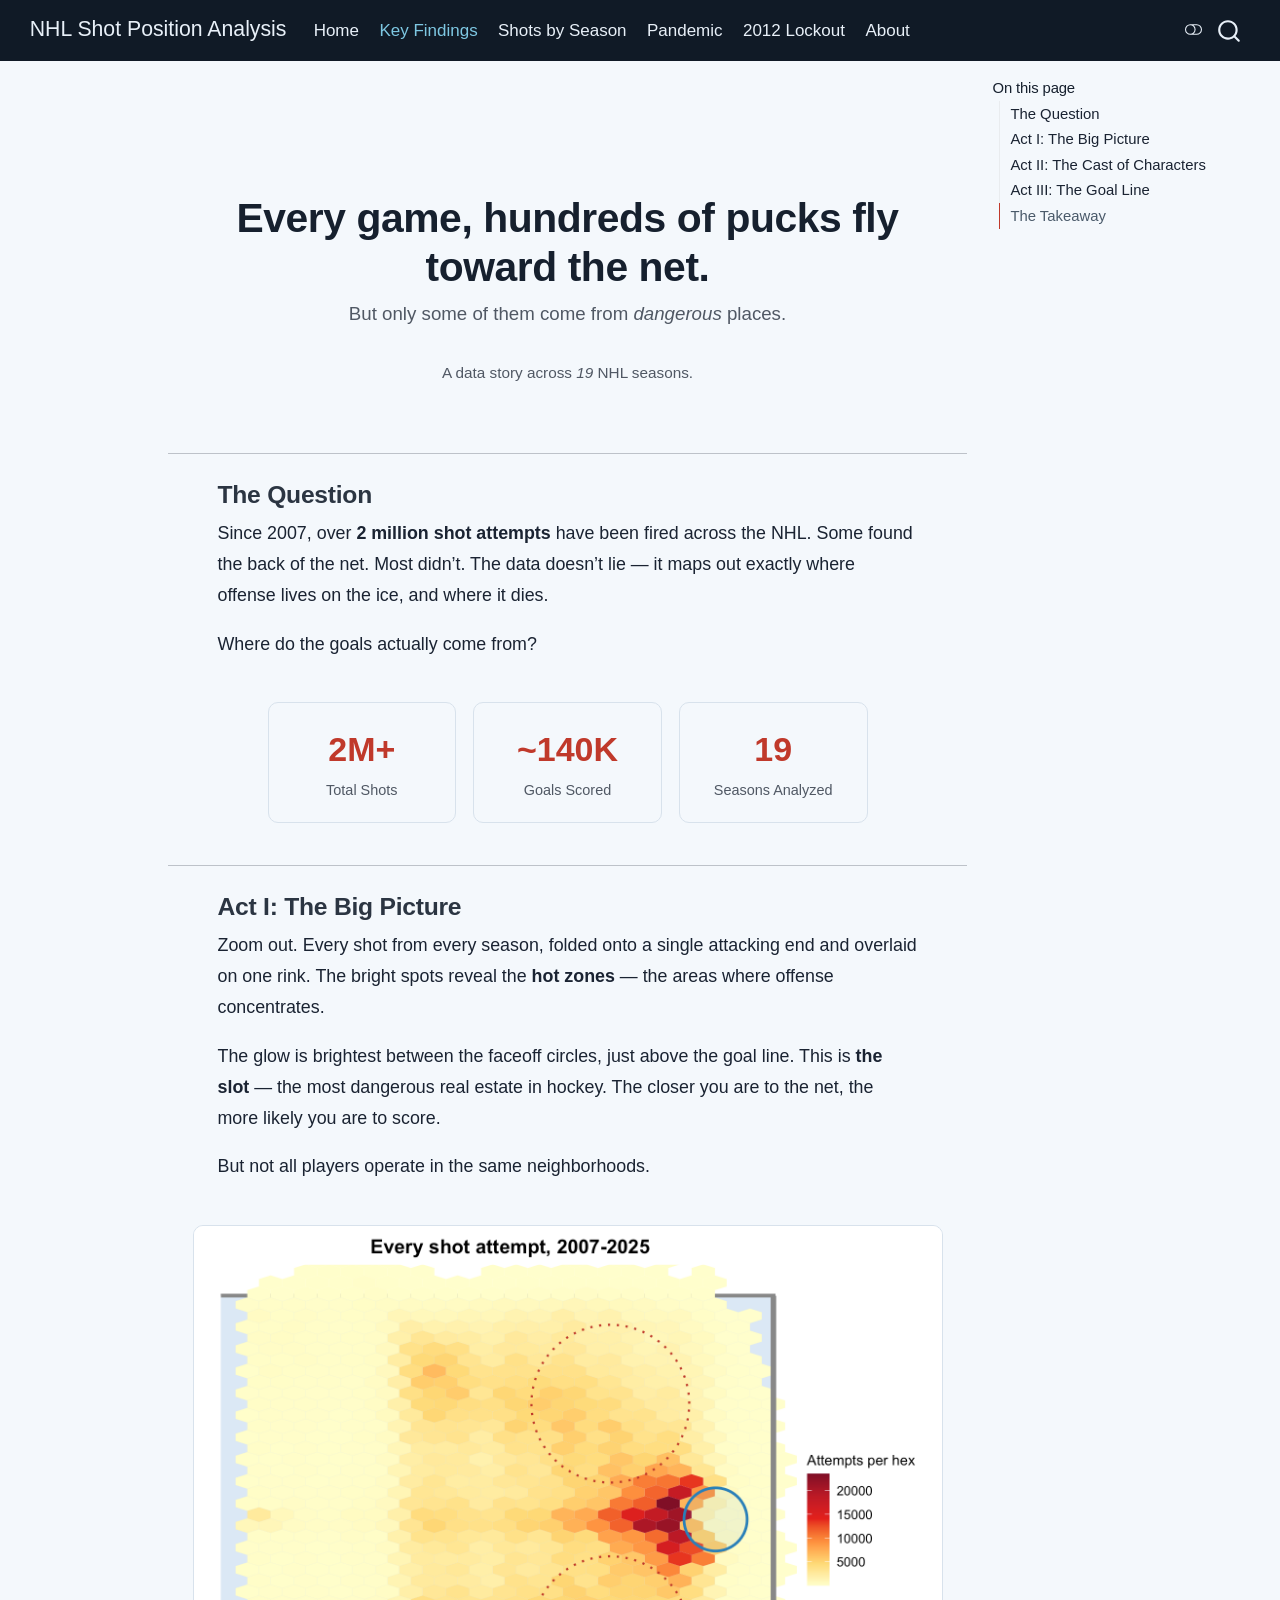
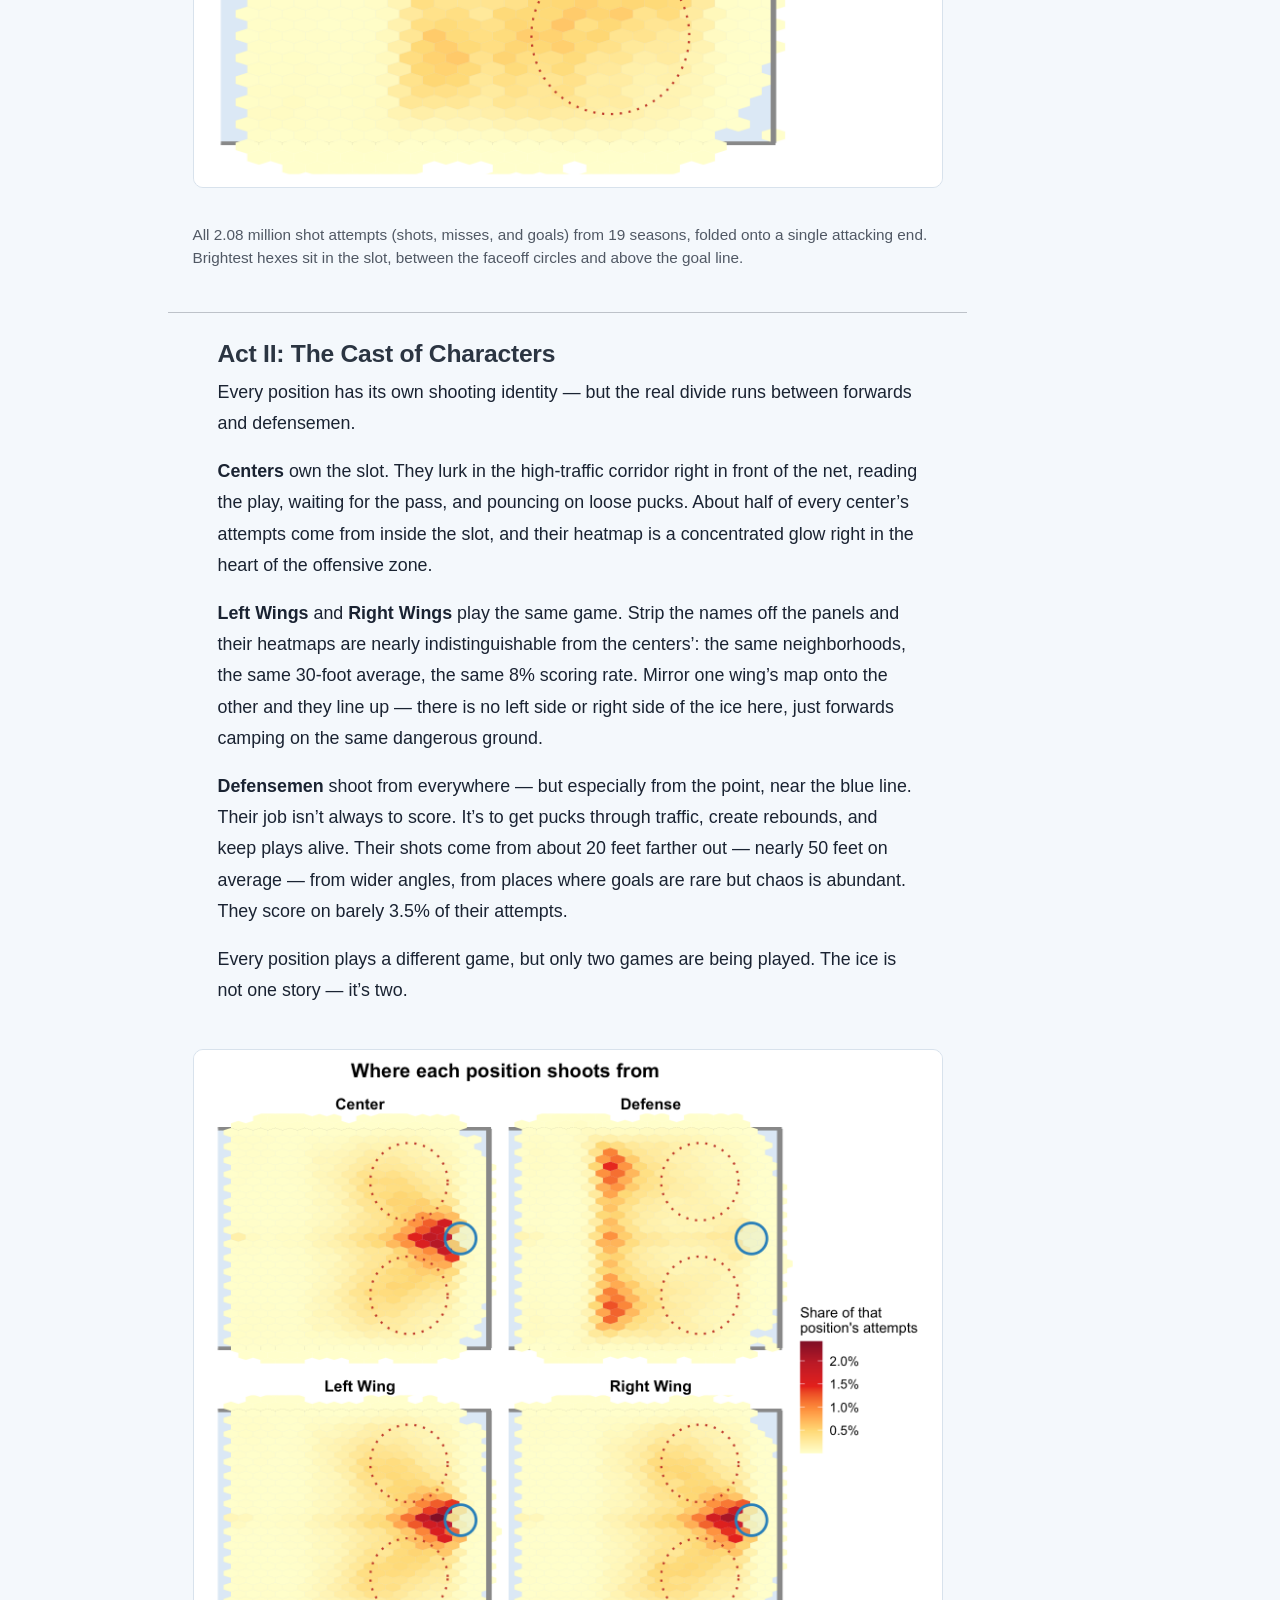
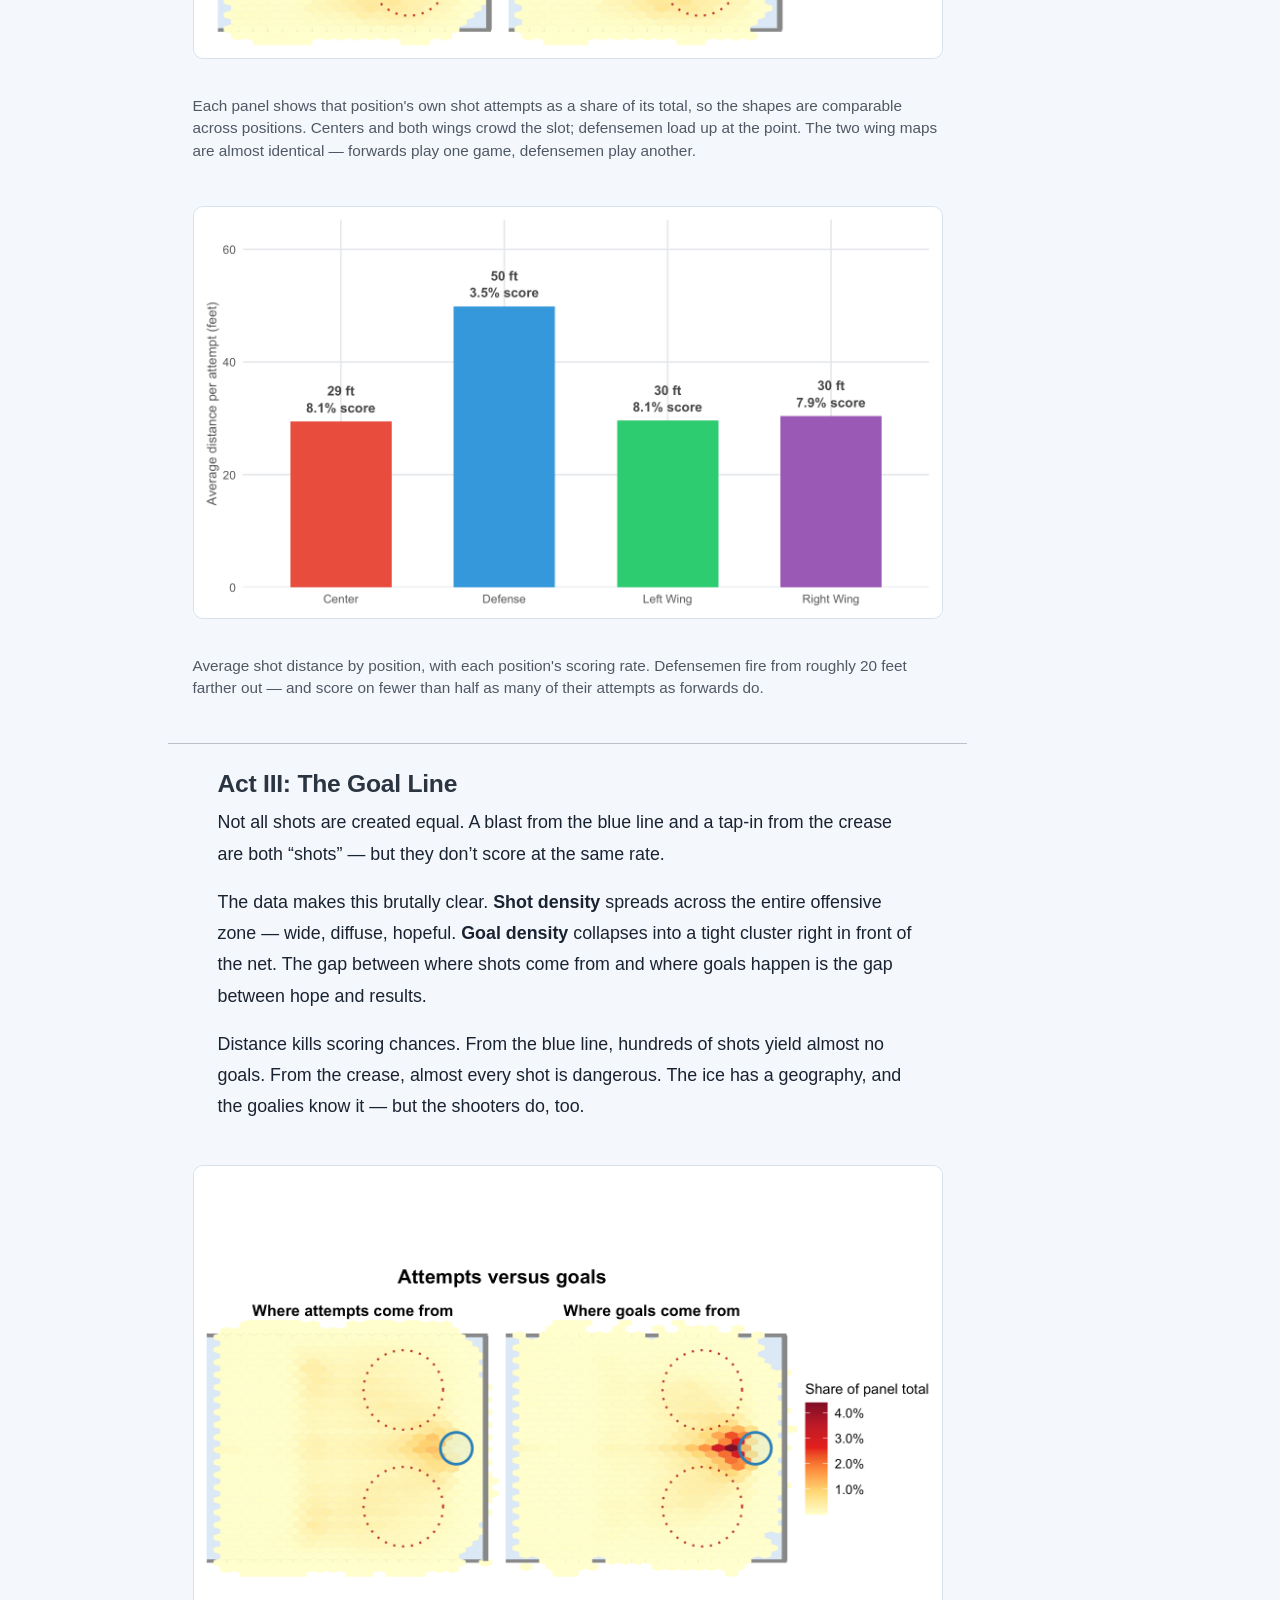
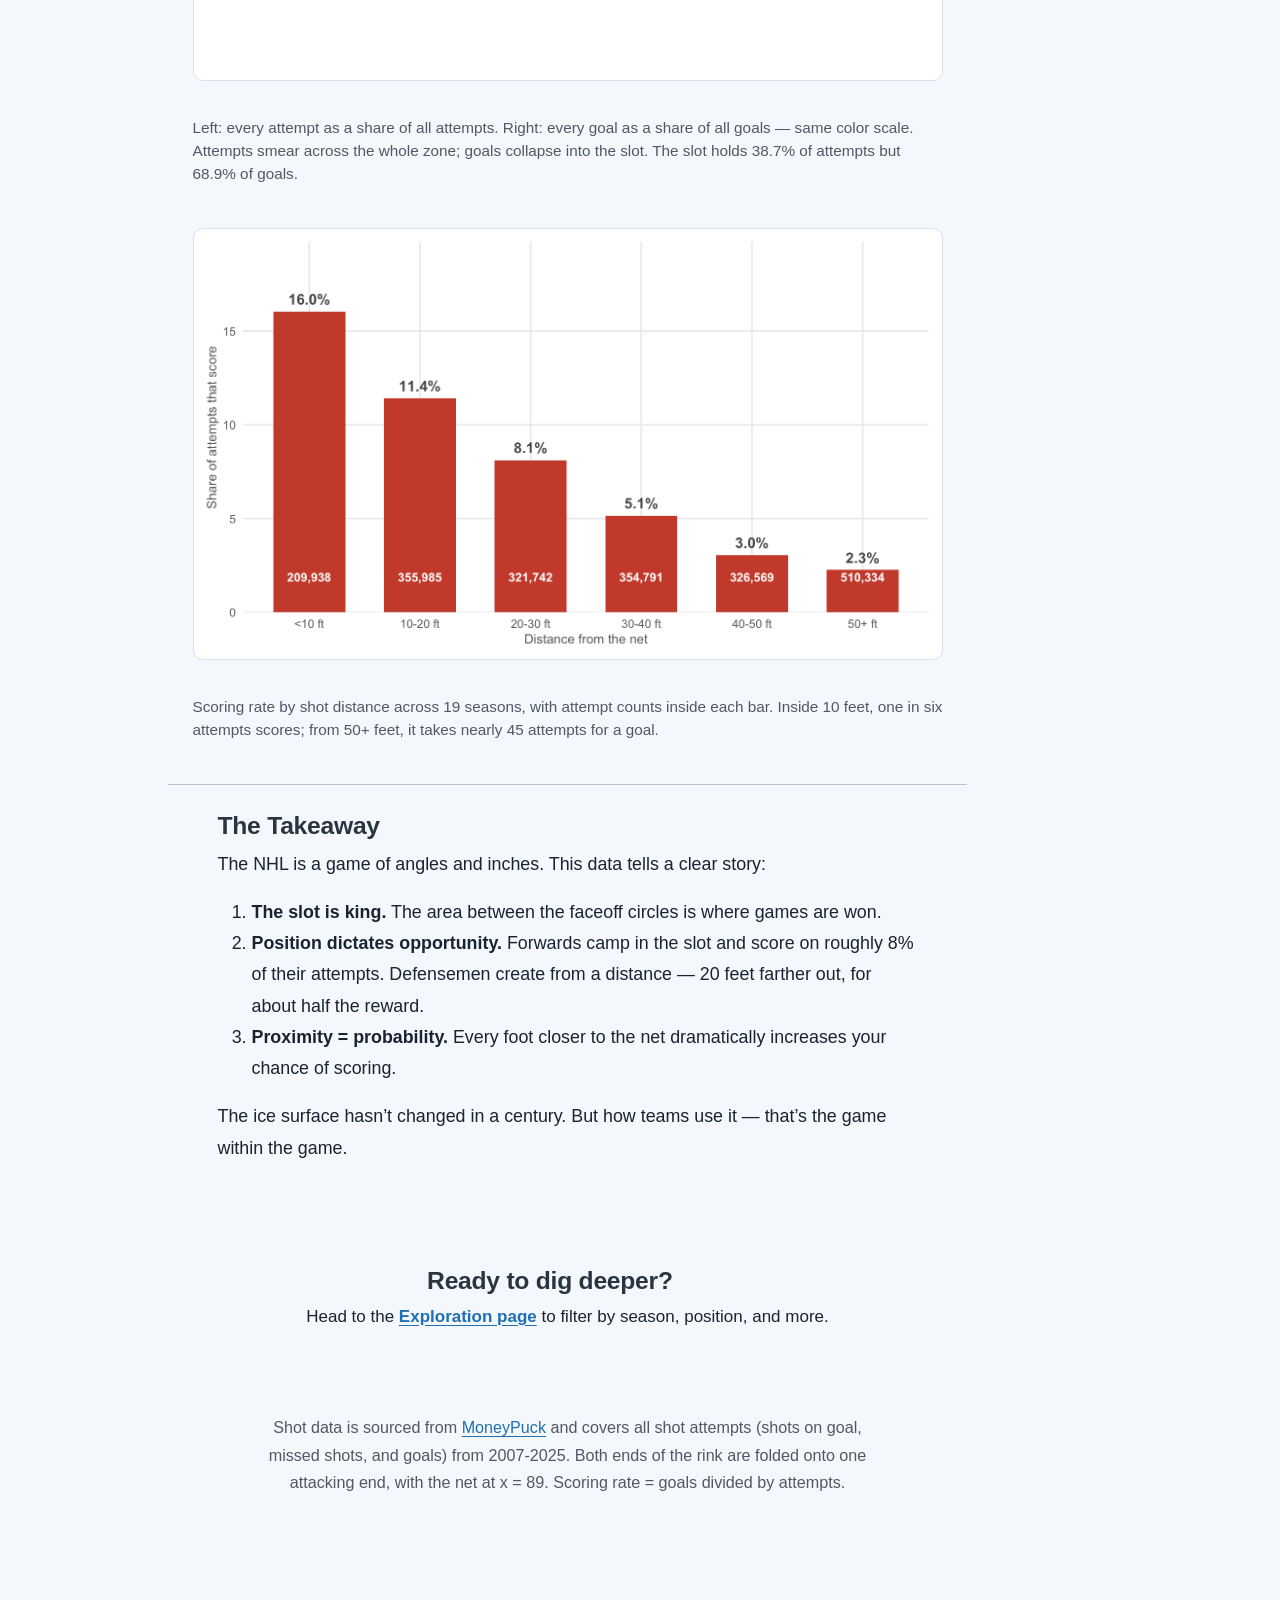
<file: findings.html>
<!DOCTYPE html>
<html xmlns="http://www.w3.org/1999/xhtml" lang="en" xml:lang="en"><head>

<meta charset="utf-8">
<meta name="generator" content="quarto-1.10.18">

<meta name="viewport" content="width=device-width, initial-scale=1.0, user-scalable=yes">


<title>findings – NHL Shot Position Analysis</title>
<style>
/* Default styles provided by pandoc.
** See https://pandoc.org/MANUAL.html#variables-for-html for config info.
*/
span.smallcaps{font-variant: small-caps;}
div.columns{display: flex; gap: 1.5em;}
div.column{flex: auto;}
@media screen {
div.columns{gap: min(4vw, 1.5em);}
div.column{overflow-x: auto;}
}
div.hanging-indent{margin-left: 1.5em; text-indent: -1.5em;}
ul.task-list{list-style: none;}
ul.task-list li input[type="checkbox"] {
  width: 0.8em;
  margin: 0 0.8em 0.2em -1em; /* quarto-specific, see https://github.com/quarto-dev/quarto-cli/issues/4556 */ 
  vertical-align: middle;
}
</style>


<script src="site_libs/quarto-nav/quarto-nav.js"></script>
<script src="site_libs/quarto-nav/headroom.min.js"></script>
<script src="site_libs/clipboard/clipboard.min.js"></script>
<script src="site_libs/quarto-search/autocomplete.umd.js"></script>
<script src="site_libs/quarto-search/fuse.min.js"></script>
<script src="site_libs/quarto-search/quarto-search.js"></script>
<meta name="quarto:offset" content="./">
<script src="site_libs/quarto-html/quarto.js" type="module"></script>
<script src="site_libs/quarto-html/tabsets/tabsets.js" type="module"></script>
<script src="site_libs/quarto-html/popper.min.js"></script>
<script src="site_libs/quarto-html/tippy.umd.min.js"></script>
<script src="site_libs/quarto-html/anchor.min.js"></script>
<link href="site_libs/quarto-html/tippy.css" rel="stylesheet">
<link href="site_libs/quarto-html/quarto-syntax-highlighting-64a204ab8560d761af7679ceaba22944.css" rel="stylesheet" class="quarto-color-scheme" id="quarto-text-highlighting-styles">
<link href="site_libs/quarto-html/quarto-syntax-highlighting-dark-b85bc7c33db8c58e0ec93c3465666fed.css" rel="stylesheet" class="quarto-color-scheme quarto-color-alternate" id="quarto-text-highlighting-styles">
<link href="site_libs/quarto-html/quarto-syntax-highlighting-64a204ab8560d761af7679ceaba22944.css" rel="stylesheet" class="quarto-color-scheme-extra" id="quarto-text-highlighting-styles">
<script src="site_libs/bootstrap/bootstrap.min.js"></script>
<link href="site_libs/bootstrap/bootstrap-icons.css" rel="stylesheet">
<link href="site_libs/bootstrap/bootstrap-929c8c1439e2d1066cb488fce125e6f5.min.css" rel="stylesheet" append-hash="true" class="quarto-color-scheme" id="quarto-bootstrap" data-mode="light">
<link href="site_libs/bootstrap/bootstrap-dark-0837c761bf682b696989f212ce48784e.min.css" rel="stylesheet" append-hash="true" class="quarto-color-scheme quarto-color-alternate" id="quarto-bootstrap" data-mode="dark">
<link href="site_libs/bootstrap/bootstrap-929c8c1439e2d1066cb488fce125e6f5.min.css" rel="stylesheet" append-hash="true" class="quarto-color-scheme-extra" id="quarto-bootstrap" data-mode="light">
<script id="quarto-search-options" type="application/json">{
  "location": "navbar",
  "copy-button": false,
  "collapse-after": 3,
  "panel-placement": "end",
  "type": "overlay",
  "limit": 50,
  "keyboard-shortcut": [
    "f",
    "/",
    "s"
  ],
  "show-item-context": false,
  "language": {
    "search-no-results-text": "No results",
    "search-matching-documents-text": "matching documents",
    "search-copy-link-title": "Copy link to search",
    "search-hide-matches-text": "Hide additional matches",
    "search-more-match-text": "more match in this document",
    "search-more-matches-text": "more matches in this document",
    "search-clear-button-title": "Clear",
    "search-text-placeholder": "",
    "search-detached-cancel-button-title": "Cancel",
    "search-submit-button-title": "Submit",
    "search-label": "Search"
  }
}</script>


<link rel="stylesheet" href="styles.css">
</head>

<body class="nav-fixed quarto-light"><script id="quarto-html-before-body" type="application/javascript">
    const toggleBodyColorMode = (bsSheetEl) => {
      const mode = bsSheetEl.getAttribute("data-mode");
      const bodyEl = window.document.querySelector("body");
      if (mode === "dark") {
        bodyEl.classList.add("quarto-dark");
        bodyEl.classList.remove("quarto-light");
      } else {
        bodyEl.classList.add("quarto-light");
        bodyEl.classList.remove("quarto-dark");
      }
    }
    const toggleBodyColorPrimary = () => {
      const bsSheetEl = window.document.querySelector("link#quarto-bootstrap:not([rel=disabled-stylesheet])");
      if (bsSheetEl) {
        toggleBodyColorMode(bsSheetEl);
      }
    }
    const setColorSchemeToggle = (alternate) => {
      const toggles = window.document.querySelectorAll('.quarto-color-scheme-toggle');
      for (let i=0; i < toggles.length; i++) {
        const toggle = toggles[i];
        if (toggle) {
          if (alternate) {
            toggle.classList.add("alternate");
          } else {
            toggle.classList.remove("alternate");
          }
        }
      }
    };
    const toggleColorMode = (alternate) => {
      // Switch the stylesheets
      const primaryStylesheets = window.document.querySelectorAll('link.quarto-color-scheme:not(.quarto-color-alternate)');
      const alternateStylesheets = window.document.querySelectorAll('link.quarto-color-scheme.quarto-color-alternate');
      manageTransitions('#quarto-margin-sidebar .nav-link', false);
      if (alternate) {
        // note: dark is layered on light, we don't disable primary!
        enableStylesheet(alternateStylesheets);
        for (const sheetNode of alternateStylesheets) {
          if (sheetNode.id === "quarto-bootstrap") {
            toggleBodyColorMode(sheetNode);
          }
        }
      } else {
        disableStylesheet(alternateStylesheets);
        enableStylesheet(primaryStylesheets)
        toggleBodyColorPrimary();
      }
      manageTransitions('#quarto-margin-sidebar .nav-link', true);
      // Switch the toggles
      setColorSchemeToggle(alternate)
      // Hack to workaround the fact that safari doesn't
      // properly recolor the scrollbar when toggling (#1455)
      if (navigator.userAgent.indexOf('Safari') > 0 && navigator.userAgent.indexOf('Chrome') == -1) {
        manageTransitions("body", false);
        window.scrollTo(0, 1);
        setTimeout(() => {
          window.scrollTo(0, 0);
          manageTransitions("body", true);
        }, 40);
      }
    }
    const disableStylesheet = (stylesheets) => {
      for (let i=0; i < stylesheets.length; i++) {
        const stylesheet = stylesheets[i];
        stylesheet.rel = 'disabled-stylesheet';
      }
    }
    const enableStylesheet = (stylesheets) => {
      for (let i=0; i < stylesheets.length; i++) {
        const stylesheet = stylesheets[i];
        if(stylesheet.rel !== 'stylesheet') { // for Chrome, which will still FOUC without this check
          stylesheet.rel = 'stylesheet';
        }
      }
    }
    const manageTransitions = (selector, allowTransitions) => {
      const els = window.document.querySelectorAll(selector);
      for (let i=0; i < els.length; i++) {
        const el = els[i];
        if (allowTransitions) {
          el.classList.remove('notransition');
        } else {
          el.classList.add('notransition');
        }
      }
    }
    const isFileUrl = () => {
      return window.location.protocol === 'file:';
    }
    const hasAlternateSentinel = () => {
      let styleSentinel = getColorSchemeSentinel();
      if (styleSentinel !== null) {
        return styleSentinel === "alternate";
      } else {
        return false;
      }
    }
    const setStyleSentinel = (alternate) => {
      const value = alternate ? "alternate" : "default";
      if (!isFileUrl()) {
        window.localStorage.setItem("quarto-color-scheme", value);
      } else {
        localAlternateSentinel = value;
      }
    }
    const getColorSchemeSentinel = () => {
      if (!isFileUrl()) {
        const storageValue = window.localStorage.getItem("quarto-color-scheme");
        return storageValue != null ? storageValue : localAlternateSentinel;
      } else {
        return localAlternateSentinel;
      }
    }
    const toggleGiscusIfUsed = (isAlternate, darkModeDefault) => {
      const baseTheme = document.querySelector('#giscus-base-theme')?.value ?? 'light';
      const alternateTheme = document.querySelector('#giscus-alt-theme')?.value ?? 'dark';
      let newTheme = '';
      if(authorPrefersDark) {
        newTheme = isAlternate ? baseTheme : alternateTheme;
      } else {
        newTheme = isAlternate ? alternateTheme : baseTheme;
      }
      const changeGiscusTheme = () => {
        // From: https://github.com/giscus/giscus/issues/336
        const sendMessage = (message) => {
          const iframe = document.querySelector('iframe.giscus-frame');
          if (!iframe) return;
          iframe.contentWindow.postMessage({ giscus: message }, 'https://giscus.app');
        }
        sendMessage({
          setConfig: {
            theme: newTheme
          }
        });
      }
      const isGiscussLoaded = window.document.querySelector('iframe.giscus-frame') !== null;
      if (isGiscussLoaded) {
        changeGiscusTheme();
      }
    };
    const authorPrefersDark = false;
    const queryPrefersDark = window.matchMedia('(prefers-color-scheme: dark)');
    const darkModeDefault = queryPrefersDark.matches;
      document.querySelector('link#quarto-text-highlighting-styles.quarto-color-scheme-extra').rel = 'disabled-stylesheet';
      document.querySelector('link#quarto-bootstrap.quarto-color-scheme-extra').rel = 'disabled-stylesheet';
    let localAlternateSentinel = darkModeDefault ? 'alternate' : 'default';
    // Dark / light mode switch
    window.quartoToggleColorScheme = () => {
      // Read the current dark / light value
      let toAlternate = !hasAlternateSentinel();
      toggleColorMode(toAlternate);
      setStyleSentinel(toAlternate);
      toggleGiscusIfUsed(toAlternate, darkModeDefault);
      window.dispatchEvent(new Event('resize'));
    };
    queryPrefersDark.addEventListener("change", e => {
      if(window.localStorage.getItem("quarto-color-scheme") !== null)
        return;
      const alternate = e.matches
      toggleColorMode(alternate);
      localAlternateSentinel = e.matches ? 'alternate' : 'default'; // this is used alongside local storage!
      toggleGiscusIfUsed(alternate, darkModeDefault);
    });
    // Switch to dark mode if need be
    if (hasAlternateSentinel()) {
      toggleColorMode(true);
    } else {
      toggleColorMode(false);
    }
  </script>

<div id="quarto-search-results"></div>
  <header id="quarto-header" class="headroom fixed-top">
    <nav class="navbar navbar-expand-lg " data-bs-theme="dark">
      <div class="navbar-container container-fluid">
      <div class="navbar-brand-container mx-auto">
    <a class="navbar-brand" href="./index.html">
    <span class="navbar-title">NHL Shot Position Analysis</span>
    </a>
  </div>
            <div id="quarto-search" class="" title="Search"></div>
          <button class="navbar-toggler" type="button" data-bs-toggle="collapse" data-bs-target="#navbarCollapse" aria-controls="navbarCollapse" role="menu" aria-expanded="false" aria-label="Toggle navigation" onclick="if (window.quartoToggleHeadroom) { window.quartoToggleHeadroom(); }">
  <span class="navbar-toggler-icon"></span>
</button>
          <div class="collapse navbar-collapse" id="navbarCollapse">
            <ul class="navbar-nav navbar-nav-scroll me-auto">
  <li class="nav-item">
    <a class="nav-link" href="./index.html"> 
<span class="menu-text">Home</span></a>
  </li>  
  <li class="nav-item">
    <a class="nav-link active" href="./findings.html" aria-current="page"> 
<span class="menu-text">Key Findings</span></a>
  </li>  
  <li class="nav-item">
    <a class="nav-link" href="./exploration.html"> 
<span class="menu-text">Shots by Season</span></a>
  </li>  
  <li class="nav-item">
    <a class="nav-link" href="./pandemic.html"> 
<span class="menu-text">Pandemic</span></a>
  </li>  
  <li class="nav-item">
    <a class="nav-link" href="./lockout.html"> 
<span class="menu-text">2012 Lockout</span></a>
  </li>  
  <li class="nav-item">
    <a class="nav-link" href="./about.html"> 
<span class="menu-text">About</span></a>
  </li>  
</ul>
          </div> <!-- /navcollapse -->
            <div class="quarto-navbar-tools">
  <a href="" class="quarto-color-scheme-toggle quarto-navigation-tool  px-1" onclick="window.quartoToggleColorScheme(); return false;" title="Toggle dark mode"><i class="bi"></i></a>
</div>
      </div> <!-- /container-fluid -->
    </nav>
</header>
<!-- content -->
<div id="quarto-content" class="quarto-container page-columns page-rows-contents page-layout-article page-navbar">
<!-- sidebar -->
<!-- margin-sidebar -->
    <div id="quarto-margin-sidebar" class="sidebar margin-sidebar">
        <nav id="TOC" role="doc-toc" class="toc-active">
    <h2 id="toc-title">On this page</h2>
   
  <ul>
  <li><a href="#the-question" id="toc-the-question" class="nav-link active" data-scroll-target="#the-question">The Question</a></li>
  <li><a href="#act-i-the-big-picture" id="toc-act-i-the-big-picture" class="nav-link" data-scroll-target="#act-i-the-big-picture">Act I: The Big Picture</a></li>
  <li><a href="#act-ii-the-cast-of-characters" id="toc-act-ii-the-cast-of-characters" class="nav-link" data-scroll-target="#act-ii-the-cast-of-characters">Act II: The Cast of Characters</a></li>
  <li><a href="#act-iii-the-goal-line" id="toc-act-iii-the-goal-line" class="nav-link" data-scroll-target="#act-iii-the-goal-line">Act III: The Goal Line</a></li>
  <li><a href="#the-takeaway" id="toc-the-takeaway" class="nav-link" data-scroll-target="#the-takeaway">The Takeaway</a></li>
  </ul>
</nav>
    </div>
<!-- main -->
<main class="content" id="quarto-document-content"><header id="title-block-header" class="quarto-title-block"></header>





<section class="story-hook">
<h1>
Every game, hundreds of pucks fly toward the net.
</h1>
<p>
But only some of them come from <em>dangerous</em> places.
</p>
<p class="kicker">
A data story across <i>19</i> NHL seasons.
</p>
</section>
<hr>
<section id="the-question" class="level3 story-section">
<h3 class="anchored" data-anchor-id="the-question">The Question</h3>
<p>Since 2007, over <strong>2 million shot attempts</strong> have been fired across the NHL. Some found the back of the net. Most didn’t. The data doesn’t lie — it maps out exactly where offense lives on the ice, and where it dies.</p>
<p>Where do the goals actually come from?</p>
</section>
<div class="stat-grid">
<div class="stat-box">
<div class="number">
2M+
</div>
<div class="label">
Total Shots
</div>
</div>
<div class="stat-box">
<div class="number">
~140K
</div>
<div class="label">
Goals Scored
</div>
</div>
<div class="stat-box">
<div class="number">
19
</div>
<div class="label">
Seasons Analyzed
</div>
</div>
</div>
<hr>
<section id="act-i-the-big-picture" class="level3 story-section">
<h3 class="anchored" data-anchor-id="act-i-the-big-picture">Act I: The Big Picture</h3>
<p>Zoom out. Every shot from every season, folded onto a single attacking end and overlaid on one rink. The bright spots reveal the <strong>hot zones</strong> — the areas where offense concentrates.</p>
<p>The glow is brightest between the faceoff circles, just above the goal line. This is <strong>the slot</strong> — the most dangerous real estate in hockey. The closer you are to the net, the more likely you are to score.</p>
<p>But not all players operate in the same neighborhoods.</p>
</section>
<div class="story-figure">
<div class="cell">
<div class="cell-output-display">
<div>
<figure class="figure">
<p><img src="findings_files/figure-html/chart-overview-1.png" class="img-fluid figure-img" width="768"></p>
</figure>
</div>
</div>
</div>
<p class="preview-caption">
  All 2.08 million shot attempts (shots, misses, and goals) from 19 seasons,
  folded onto a single attacking end. Brightest hexes sit in the slot, between
  the faceoff circles and above the goal line.
</p>
</div>
<hr>
<section id="act-ii-the-cast-of-characters" class="level3 story-section">
<h3 class="anchored" data-anchor-id="act-ii-the-cast-of-characters">Act II: The Cast of Characters</h3>
<p>Every position has its own shooting identity — but the real divide runs between forwards and defensemen.</p>
<p><strong>Centers</strong> own the slot. They lurk in the high-traffic corridor right in front of the net, reading the play, waiting for the pass, and pouncing on loose pucks. About half of every center’s attempts come from inside the slot, and their heatmap is a concentrated glow right in the heart of the offensive zone.</p>
<p><strong>Left Wings</strong> and <strong>Right Wings</strong> play the same game. Strip the names off the panels and their heatmaps are nearly indistinguishable from the centers’: the same neighborhoods, the same 30-foot average, the same 8% scoring rate. Mirror one wing’s map onto the other and they line up — there is no left side or right side of the ice here, just forwards camping on the same dangerous ground.</p>
<p><strong>Defensemen</strong> shoot from everywhere — but especially from the point, near the blue line. Their job isn’t always to score. It’s to get pucks through traffic, create rebounds, and keep plays alive. Their shots come from about 20 feet farther out — nearly 50 feet on average — from wider angles, from places where goals are rare but chaos is abundant. They score on barely 3.5% of their attempts.</p>
<p>Every position plays a different game, but only two games are being played. The ice is not one story — it’s two.</p>
</section>
<div class="story-figure">
<div class="cell">
<div class="cell-output-display">
<div>
<figure class="figure">
<p><img src="findings_files/figure-html/chart-positions-1.png" class="img-fluid figure-img" width="768"></p>
</figure>
</div>
</div>
</div>
<p class="preview-caption">
  Each panel shows that position's own shot attempts as a share of its total,
  so the shapes are comparable across positions. Centers and both wings crowd
  the slot; defensemen load up at the point. The two wing maps are almost
  identical — forwards play one game, defensemen play another.
</p>
</div>
<div class="story-figure">
<div class="cell">
<div class="cell-output-display">
<div>
<figure class="figure">
<p><img src="findings_files/figure-html/chart-position-dist-1.png" class="img-fluid figure-img" width="768"></p>
</figure>
</div>
</div>
</div>
<p class="preview-caption">
  Average shot distance by position, with each position's scoring rate.
  Defensemen fire from roughly 20 feet farther out — and score on fewer than
  half as many of their attempts as forwards do.
</p>
</div>
<hr>
<section id="act-iii-the-goal-line" class="level3 story-section">
<h3 class="anchored" data-anchor-id="act-iii-the-goal-line">Act III: The Goal Line</h3>
<p>Not all shots are created equal. A blast from the blue line and a tap-in from the crease are both “shots” — but they don’t score at the same rate.</p>
<p>The data makes this brutally clear. <strong>Shot density</strong> spreads across the entire offensive zone — wide, diffuse, hopeful. <strong>Goal density</strong> collapses into a tight cluster right in front of the net. The gap between where shots come from and where goals happen is the gap between hope and results.</p>
<p>Distance kills scoring chances. From the blue line, hundreds of shots yield almost no goals. From the crease, almost every shot is dangerous. The ice has a geography, and the goalies know it — but the shooters do, too.</p>
</section>
<div class="story-figure">
<div class="cell">
<div class="cell-output-display">
<div>
<figure class="figure">
<p><img src="findings_files/figure-html/chart-shot-goal-1.png" class="img-fluid figure-img" width="768"></p>
</figure>
</div>
</div>
</div>
<p class="preview-caption">
  Left: every attempt as a share of all attempts. Right: every goal as a share
  of all goals — same color scale. Attempts smear across the whole zone; goals
  collapse into the slot. The slot holds 38.7% of attempts but 68.9% of goals.
</p>
</div>
<div class="story-figure">
<div class="cell">
<div class="cell-output-display">
<div>
<figure class="figure">
<p><img src="findings_files/figure-html/chart-distance-pct-1.png" class="img-fluid figure-img" width="768"></p>
</figure>
</div>
</div>
</div>
<p class="preview-caption">
  Scoring rate by shot distance across 19 seasons, with attempt counts inside
  each bar. Inside 10 feet, one in six attempts scores; from 50+ feet, it takes
  nearly 45 attempts for a goal.
</p>
</div>
<hr>
<section id="the-takeaway" class="level3 story-section">
<h3 class="anchored" data-anchor-id="the-takeaway">The Takeaway</h3>
<p>The NHL is a game of angles and inches. This data tells a clear story:</p>
<ol type="1">
<li><strong>The slot is king.</strong> The area between the faceoff circles is where games are won.</li>
<li><strong>Position dictates opportunity.</strong> Forwards camp in the slot and score on roughly 8% of their attempts. Defensemen create from a distance — 20 feet farther out, for about half the reward.</li>
<li><strong>Proximity = probability.</strong> Every foot closer to the net dramatically increases your chance of scoring.</li>
</ol>
<p>The ice surface hasn’t changed in a century. But how teams use it — that’s the game within the game.</p>
</section>
<div class="cta-box">
<h3 class="anchored">
Ready to dig deeper?
</h3>
<p>
Head to the <a href="./exploration.html" style="font-weight:600;">Exploration page</a> to filter by season, position, and more.
</p>
</div>
<div class="source-note">
  <p>
    Shot data is sourced from <a href="https://moneypuck.com">MoneyPuck</a> and
    covers all shot attempts (shots on goal, missed shots, and goals) from
    2007-2025. Both ends of the rink are folded onto one attacking end, with the
    net at x = 89. Scoring rate = goals divided by attempts.
  </p>
</div>



</main> <!-- /main -->
<script id="quarto-html-after-body" type="application/javascript">
  window.document.addEventListener("DOMContentLoaded", function (event) {
    // Ensure there is a toggle, if there isn't float one in the top right
    if (window.document.querySelector('.quarto-color-scheme-toggle') === null) {
      const a = window.document.createElement('a');
      a.classList.add('top-right');
      a.classList.add('quarto-color-scheme-toggle');
      a.href = "";
      a.onclick = function() { try { window.quartoToggleColorScheme(); } catch {} return false; };
      const i = window.document.createElement("i");
      i.classList.add('bi');
      a.appendChild(i);
      window.document.body.appendChild(a);
    }
    setColorSchemeToggle(hasAlternateSentinel())
    const icon = "";
    const anchorJS = new window.AnchorJS();
    anchorJS.options = {
      placement: 'right',
      icon: icon
    };
    anchorJS.add('.anchored');
    const isCodeAnnotation = (el) => {
      for (const clz of el.classList) {
        if (clz.startsWith('code-annotation-')) {                     
          return true;
        }
      }
      return false;
    }
    const onCopySuccess = function(e) {
      // button target
      const button = e.trigger;
      // don't keep focus
      button.blur();
      // flash "checked"
      button.classList.add('code-copy-button-checked');
      var currentTitle = button.getAttribute("title");
      button.setAttribute("title", "Copied!");
      let tooltip;
      if (window.bootstrap) {
        button.setAttribute("data-bs-toggle", "tooltip");
        button.setAttribute("data-bs-placement", "left");
        button.setAttribute("data-bs-title", "Copied!");
        tooltip = new bootstrap.Tooltip(button, 
          { trigger: "manual", 
            customClass: "code-copy-button-tooltip",
            offset: [0, -8]});
        tooltip.show();    
      }
      setTimeout(function() {
        if (tooltip) {
          tooltip.hide();
          button.removeAttribute("data-bs-title");
          button.removeAttribute("data-bs-toggle");
          button.removeAttribute("data-bs-placement");
        }
        button.setAttribute("title", currentTitle);
        button.classList.remove('code-copy-button-checked');
      }, 1000);
      // clear code selection
      e.clearSelection();
    }
    const getTextToCopy = function(trigger) {
      const outerScaffold = trigger.parentElement.cloneNode(true);
      const codeEl = outerScaffold.querySelector('code');
      for (const childEl of codeEl.children) {
        if (isCodeAnnotation(childEl)) {
          childEl.remove();
        }
      }
      return codeEl.innerText;
    }
    const clipboard = new window.ClipboardJS('.code-copy-button:not([data-in-quarto-modal])', {
      text: getTextToCopy
    });
    clipboard.on('success', onCopySuccess);
    if (window.document.getElementById('quarto-embedded-source-code-modal')) {
      const clipboardModal = new window.ClipboardJS('.code-copy-button[data-in-quarto-modal]', {
        text: getTextToCopy,
        container: window.document.getElementById('quarto-embedded-source-code-modal')
      });
      clipboardModal.on('success', onCopySuccess);
    }
      var localhostRegex = new RegExp(/^(?:http|https):\/\/localhost\:?[0-9]*\//);
      var mailtoRegex = new RegExp(/^mailto:/);
        var filterRegex = new RegExp("https:\/\/SaladClimbing\.github\.io\/NHL-Shot-Analysis-Project\/");
      var isInternal = (href) => {
          return filterRegex.test(href) || localhostRegex.test(href) || mailtoRegex.test(href);
      }
      // Inspect non-navigation links and adorn them if external
     var links = window.document.querySelectorAll('a[href]:not(.nav-link):not(.navbar-brand):not(.toc-action):not(.sidebar-link):not(.sidebar-item-toggle):not(.pagination-link):not(.no-external):not([aria-hidden]):not(.dropdown-item):not(.quarto-navigation-tool):not(.about-link)');
      for (var i=0; i<links.length; i++) {
        const link = links[i];
        if (!isInternal(link.href)) {
          // undo the damage that might have been done by quarto-nav.js in the case of
          // links that we want to consider external
          if (link.dataset.originalHref !== undefined) {
            link.href = link.dataset.originalHref;
          }
        }
      }
    function tippyHover(el, contentFn, onTriggerFn, onUntriggerFn) {
      const config = {
        allowHTML: true,
        maxWidth: 500,
        delay: 100,
        arrow: false,
        appendTo: function(el) {
            return el.parentElement;
        },
        interactive: true,
        interactiveBorder: 10,
        theme: 'quarto',
        placement: 'bottom-start',
      };
      if (contentFn) {
        config.content = contentFn;
      }
      if (onTriggerFn) {
        config.onTrigger = onTriggerFn;
      }
      if (onUntriggerFn) {
        config.onUntrigger = onUntriggerFn;
      }
      window.tippy(el, config); 
    }
    const noterefs = window.document.querySelectorAll('a[role="doc-noteref"]');
    for (var i=0; i<noterefs.length; i++) {
      const ref = noterefs[i];
      tippyHover(ref, function() {
        // use id or data attribute instead here
        let href = ref.getAttribute('data-footnote-href') || ref.getAttribute('href');
        try { href = new URL(href).hash; } catch {}
        const id = href.replace(/^#\/?/, "");
        const note = window.document.getElementById(id);
        if (note) {
          return note.innerHTML;
        } else {
          return "";
        }
      });
    }
    const xrefs = window.document.querySelectorAll('a.quarto-xref');
    const processXRef = (id, note) => {
      // Strip column container classes
      const stripColumnClz = (el) => {
        el.classList.remove("page-full", "page-columns");
        if (el.children) {
          for (const child of el.children) {
            stripColumnClz(child);
          }
        }
      }
      stripColumnClz(note)
      if (id === null || id.startsWith('sec-')) {
        // Special case sections, only their first couple elements
        const container = document.createElement("div");
        if (note.children && note.children.length > 2) {
          container.appendChild(note.children[0].cloneNode(true));
          for (let i = 1; i < note.children.length; i++) {
            const child = note.children[i];
            if (child.tagName === "P" && child.innerText === "") {
              continue;
            } else {
              container.appendChild(child.cloneNode(true));
              break;
            }
          }
          if (window.Quarto?.typesetMath) {
            window.Quarto.typesetMath(container);
          }
          return container.innerHTML
        } else {
          if (window.Quarto?.typesetMath) {
            window.Quarto.typesetMath(note);
          }
          return note.innerHTML;
        }
      } else {
        // Remove any anchor links if they are present
        const anchorLink = note.querySelector('a.anchorjs-link');
        if (anchorLink) {
          anchorLink.remove();
        }
        if (window.Quarto?.typesetMath) {
          window.Quarto.typesetMath(note);
        }
        if (note.classList.contains("callout")) {
          return note.outerHTML;
        } else {
          return note.innerHTML;
        }
      }
    }
    for (var i=0; i<xrefs.length; i++) {
      const xref = xrefs[i];
      tippyHover(xref, undefined, function(instance) {
        instance.disable();
        let url = xref.getAttribute('href');
        let hash = undefined; 
        if (url.startsWith('#')) {
          hash = url;
        } else {
          try { hash = new URL(url).hash; } catch {}
        }
        if (hash) {
          const id = hash.replace(/^#\/?/, "");
          const note = window.document.getElementById(id);
          if (note !== null) {
            try {
              const html = processXRef(id, note.cloneNode(true));
              instance.setContent(html);
            } finally {
              instance.enable();
              instance.show();
            }
          } else {
            // See if we can fetch this
            fetch(url.split('#')[0])
            .then(res => res.text())
            .then(html => {
              const parser = new DOMParser();
              const htmlDoc = parser.parseFromString(html, "text/html");
              const note = htmlDoc.getElementById(id);
              if (note !== null) {
                const html = processXRef(id, note);
                instance.setContent(html);
              } 
            }).finally(() => {
              instance.enable();
              instance.show();
            });
          }
        } else {
          // See if we can fetch a full url (with no hash to target)
          // This is a special case and we should probably do some content thinning / targeting
          fetch(url)
          .then(res => res.text())
          .then(html => {
            const parser = new DOMParser();
            const htmlDoc = parser.parseFromString(html, "text/html");
            const note = htmlDoc.querySelector('main.content');
            if (note !== null) {
              // This should only happen for chapter cross references
              // (since there is no id in the URL)
              // remove the first header
              if (note.children.length > 0 && note.children[0].tagName === "HEADER") {
                note.children[0].remove();
              }
              const html = processXRef(null, note);
              instance.setContent(html);
            } 
          }).finally(() => {
            instance.enable();
            instance.show();
          });
        }
      }, function(instance) {
      });
    }
        let selectedAnnoteEl;
        const selectorForAnnotation = ( cell, annotation) => {
          let cellAttr = 'data-code-cell="' + cell + '"';
          let lineAttr = 'data-code-annotation="' +  annotation + '"';
          const selector = 'span[' + cellAttr + '][' + lineAttr + ']';
          return selector;
        }
        const selectCodeLines = (annoteEl) => {
          const doc = window.document;
          const targetCell = annoteEl.getAttribute("data-target-cell");
          const targetAnnotation = annoteEl.getAttribute("data-target-annotation");
          const annoteSpan = window.document.querySelector(selectorForAnnotation(targetCell, targetAnnotation));
          const lines = annoteSpan.getAttribute("data-code-lines").split(",");
          const lineIds = lines.map((line) => {
            return targetCell + "-" + line;
          })
          let top = null;
          let height = null;
          let parent = null;
          if (lineIds.length > 0) {
              //compute the position of the single el (top and bottom and make a div)
              const el = window.document.getElementById(lineIds[0]);
              top = el.offsetTop;
              height = el.offsetHeight;
              parent = el.parentElement.parentElement;
            if (lineIds.length > 1) {
              const lastEl = window.document.getElementById(lineIds[lineIds.length - 1]);
              const bottom = lastEl.offsetTop + lastEl.offsetHeight;
              height = bottom - top;
            }
            if (top !== null && height !== null && parent !== null) {
              // cook up a div (if necessary) and position it 
              let div = window.document.getElementById("code-annotation-line-highlight");
              if (div === null) {
                div = window.document.createElement("div");
                div.setAttribute("id", "code-annotation-line-highlight");
                div.style.position = 'absolute';
                parent.appendChild(div);
              }
              div.style.top = top - 2 + "px";
              div.style.height = height + 4 + "px";
              div.style.left = 0;
              let gutterDiv = window.document.getElementById("code-annotation-line-highlight-gutter");
              if (gutterDiv === null) {
                gutterDiv = window.document.createElement("div");
                gutterDiv.setAttribute("id", "code-annotation-line-highlight-gutter");
                gutterDiv.style.position = 'absolute';
                const codeCell = window.document.getElementById(targetCell);
                const gutter = codeCell.querySelector('.code-annotation-gutter');
                gutter.appendChild(gutterDiv);
              }
              gutterDiv.style.top = top - 2 + "px";
              gutterDiv.style.height = height + 4 + "px";
            }
            selectedAnnoteEl = annoteEl;
          }
        };
        const unselectCodeLines = () => {
          const elementsIds = ["code-annotation-line-highlight", "code-annotation-line-highlight-gutter"];
          elementsIds.forEach((elId) => {
            const div = window.document.getElementById(elId);
            if (div) {
              div.remove();
            }
          });
          selectedAnnoteEl = undefined;
        };
          // Handle positioning of the toggle
      window.addEventListener(
        "resize",
        throttle(() => {
          elRect = undefined;
          if (selectedAnnoteEl) {
            selectCodeLines(selectedAnnoteEl);
          }
        }, 10)
      );
      function throttle(fn, ms) {
      let throttle = false;
      let timer;
        return (...args) => {
          if(!throttle) { // first call gets through
              fn.apply(this, args);
              throttle = true;
          } else { // all the others get throttled
              if(timer) clearTimeout(timer); // cancel #2
              timer = setTimeout(() => {
                fn.apply(this, args);
                timer = throttle = false;
              }, ms);
          }
        };
      }
        // Attach click handler to the DT
        const annoteDls = window.document.querySelectorAll('dt[data-target-cell]');
        for (const annoteDlNode of annoteDls) {
          annoteDlNode.addEventListener('click', (event) => {
            const clickedEl = event.target;
            if (clickedEl !== selectedAnnoteEl) {
              unselectCodeLines();
              const activeEl = window.document.querySelector('dt[data-target-cell].code-annotation-active');
              if (activeEl) {
                activeEl.classList.remove('code-annotation-active');
              }
              selectCodeLines(clickedEl);
              clickedEl.classList.add('code-annotation-active');
            } else {
              // Unselect the line
              unselectCodeLines();
              clickedEl.classList.remove('code-annotation-active');
            }
          });
        }
    const findCites = (el) => {
      const parentEl = el.parentElement;
      if (parentEl) {
        const cites = parentEl.dataset.cites;
        if (cites) {
          return {
            el,
            cites: cites.split(' ')
          };
        } else {
          return findCites(el.parentElement)
        }
      } else {
        return undefined;
      }
    };
    var bibliorefs = window.document.querySelectorAll('a[role="doc-biblioref"]');
    for (var i=0; i<bibliorefs.length; i++) {
      const ref = bibliorefs[i];
      const citeInfo = findCites(ref);
      if (citeInfo) {
        tippyHover(citeInfo.el, function() {
          var popup = window.document.createElement('div');
          citeInfo.cites.forEach(function(cite) {
            var citeDiv = window.document.createElement('div');
            citeDiv.classList.add('hanging-indent');
            citeDiv.classList.add('csl-entry');
            var biblioDiv = window.document.getElementById('ref-' + cite);
            if (biblioDiv) {
              citeDiv.innerHTML = biblioDiv.innerHTML;
            }
            popup.appendChild(citeDiv);
          });
          return popup.innerHTML;
        });
      }
    }
  });
  </script>
</div> <!-- /content -->




</body></html>
</file>
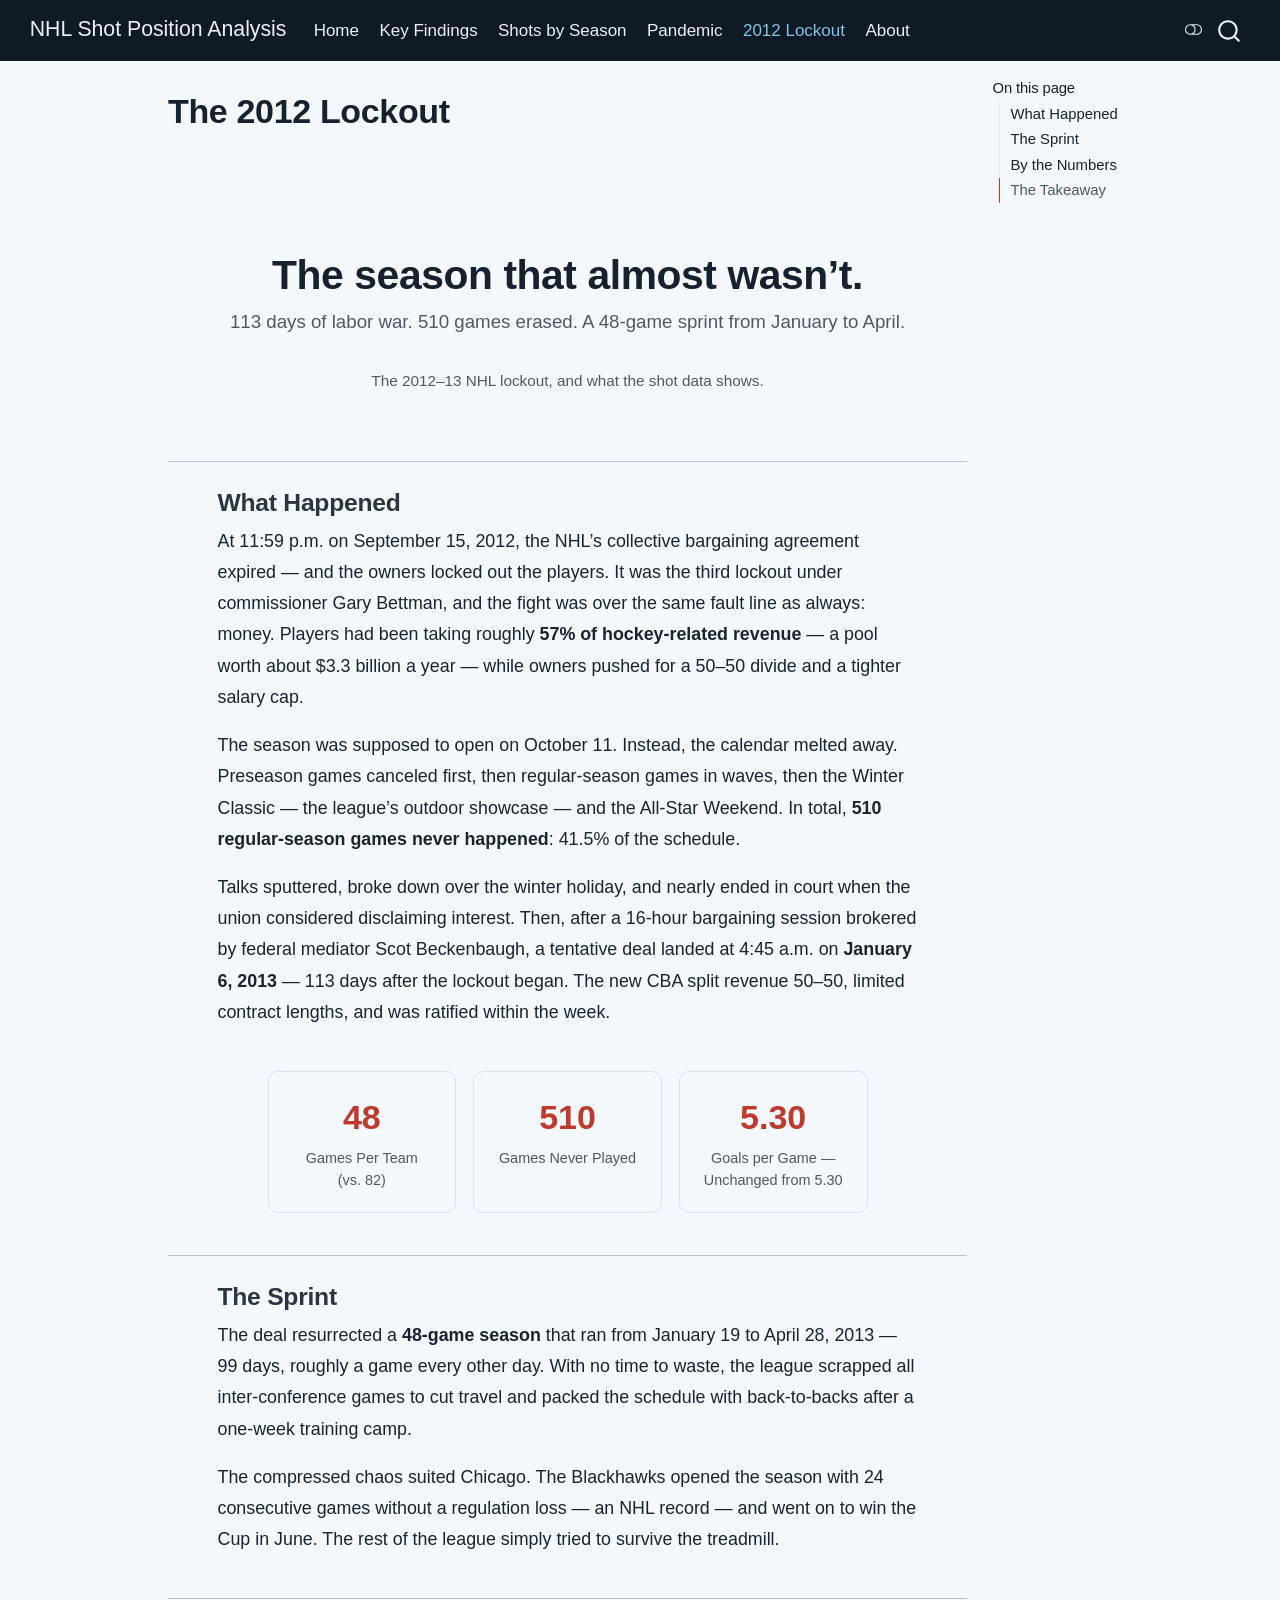
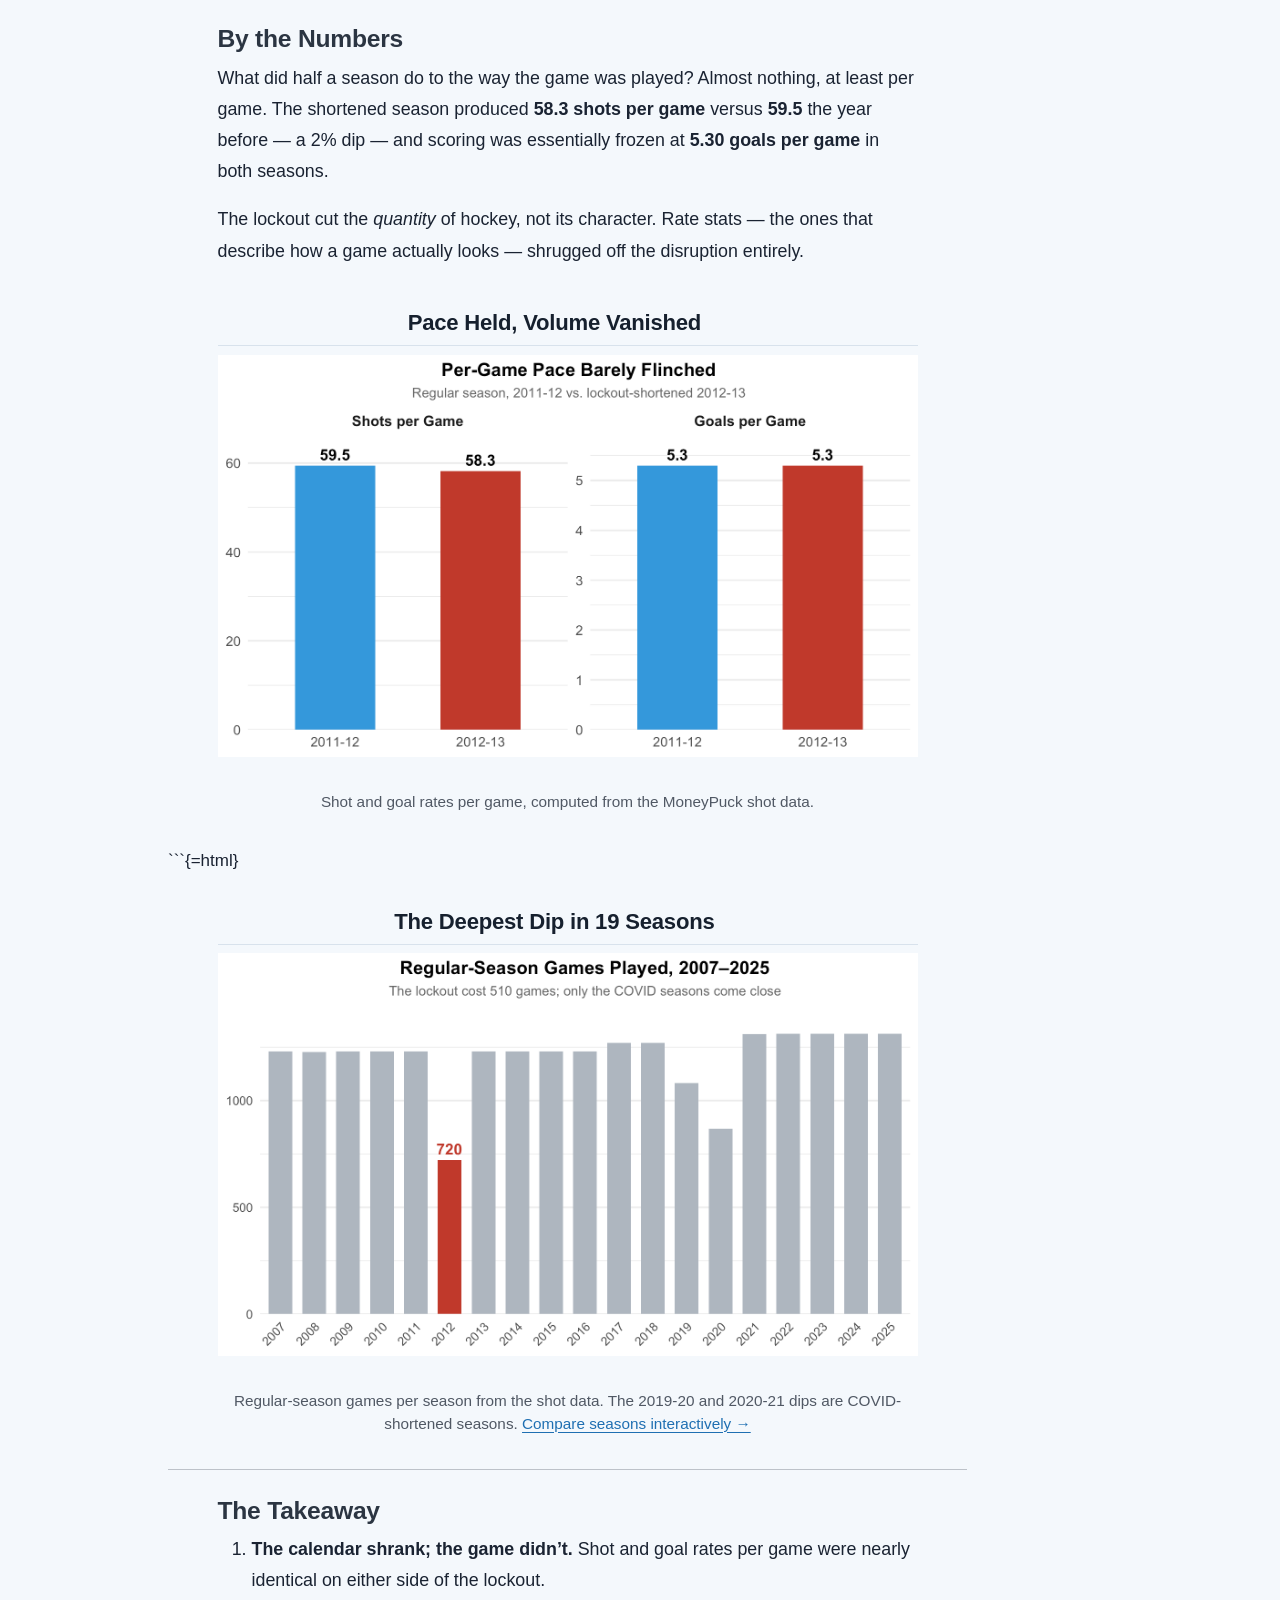
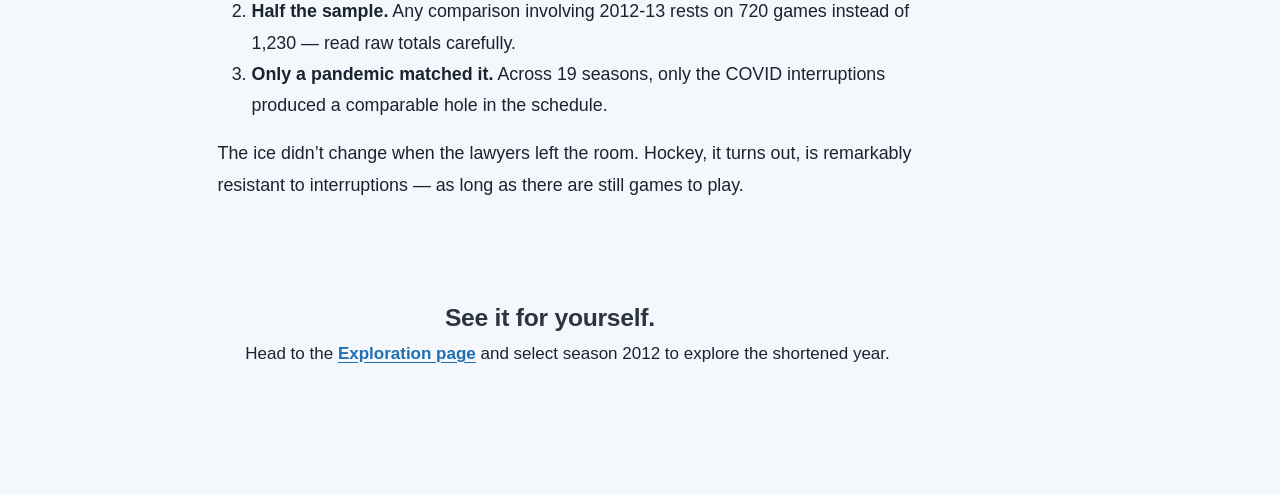
<file: lockout.html>
<!DOCTYPE html>
<html xmlns="http://www.w3.org/1999/xhtml" lang="en" xml:lang="en"><head>

<meta charset="utf-8">
<meta name="generator" content="quarto-1.10.18">

<meta name="viewport" content="width=device-width, initial-scale=1.0, user-scalable=yes">


<title>The 2012 Lockout – NHL Shot Position Analysis</title>
<style>
/* Default styles provided by pandoc.
** See https://pandoc.org/MANUAL.html#variables-for-html for config info.
*/
span.smallcaps{font-variant: small-caps;}
div.columns{display: flex; gap: 1.5em;}
div.column{flex: auto;}
@media screen {
div.columns{gap: min(4vw, 1.5em);}
div.column{overflow-x: auto;}
}
div.hanging-indent{margin-left: 1.5em; text-indent: -1.5em;}
ul.task-list{list-style: none;}
ul.task-list li input[type="checkbox"] {
  width: 0.8em;
  margin: 0 0.8em 0.2em -1em; /* quarto-specific, see https://github.com/quarto-dev/quarto-cli/issues/4556 */ 
  vertical-align: middle;
}
</style>


<script src="site_libs/quarto-nav/quarto-nav.js"></script>
<script src="site_libs/quarto-nav/headroom.min.js"></script>
<script src="site_libs/clipboard/clipboard.min.js"></script>
<script src="site_libs/quarto-search/autocomplete.umd.js"></script>
<script src="site_libs/quarto-search/fuse.min.js"></script>
<script src="site_libs/quarto-search/quarto-search.js"></script>
<meta name="quarto:offset" content="./">
<script src="site_libs/quarto-html/quarto.js" type="module"></script>
<script src="site_libs/quarto-html/tabsets/tabsets.js" type="module"></script>
<script src="site_libs/quarto-html/popper.min.js"></script>
<script src="site_libs/quarto-html/tippy.umd.min.js"></script>
<script src="site_libs/quarto-html/anchor.min.js"></script>
<link href="site_libs/quarto-html/tippy.css" rel="stylesheet">
<link href="site_libs/quarto-html/quarto-syntax-highlighting-64a204ab8560d761af7679ceaba22944.css" rel="stylesheet" class="quarto-color-scheme" id="quarto-text-highlighting-styles">
<link href="site_libs/quarto-html/quarto-syntax-highlighting-dark-b85bc7c33db8c58e0ec93c3465666fed.css" rel="stylesheet" class="quarto-color-scheme quarto-color-alternate" id="quarto-text-highlighting-styles">
<link href="site_libs/quarto-html/quarto-syntax-highlighting-64a204ab8560d761af7679ceaba22944.css" rel="stylesheet" class="quarto-color-scheme-extra" id="quarto-text-highlighting-styles">
<script src="site_libs/bootstrap/bootstrap.min.js"></script>
<link href="site_libs/bootstrap/bootstrap-icons.css" rel="stylesheet">
<link href="site_libs/bootstrap/bootstrap-929c8c1439e2d1066cb488fce125e6f5.min.css" rel="stylesheet" append-hash="true" class="quarto-color-scheme" id="quarto-bootstrap" data-mode="light">
<link href="site_libs/bootstrap/bootstrap-dark-0837c761bf682b696989f212ce48784e.min.css" rel="stylesheet" append-hash="true" class="quarto-color-scheme quarto-color-alternate" id="quarto-bootstrap" data-mode="dark">
<link href="site_libs/bootstrap/bootstrap-929c8c1439e2d1066cb488fce125e6f5.min.css" rel="stylesheet" append-hash="true" class="quarto-color-scheme-extra" id="quarto-bootstrap" data-mode="light">
<script id="quarto-search-options" type="application/json">{
  "location": "navbar",
  "copy-button": false,
  "collapse-after": 3,
  "panel-placement": "end",
  "type": "overlay",
  "limit": 50,
  "keyboard-shortcut": [
    "f",
    "/",
    "s"
  ],
  "show-item-context": false,
  "language": {
    "search-no-results-text": "No results",
    "search-matching-documents-text": "matching documents",
    "search-copy-link-title": "Copy link to search",
    "search-hide-matches-text": "Hide additional matches",
    "search-more-match-text": "more match in this document",
    "search-more-matches-text": "more matches in this document",
    "search-clear-button-title": "Clear",
    "search-text-placeholder": "",
    "search-detached-cancel-button-title": "Cancel",
    "search-submit-button-title": "Submit",
    "search-label": "Search"
  }
}</script>


<link rel="stylesheet" href="styles.css">
</head>

<body class="nav-fixed quarto-light"><script id="quarto-html-before-body" type="application/javascript">
    const toggleBodyColorMode = (bsSheetEl) => {
      const mode = bsSheetEl.getAttribute("data-mode");
      const bodyEl = window.document.querySelector("body");
      if (mode === "dark") {
        bodyEl.classList.add("quarto-dark");
        bodyEl.classList.remove("quarto-light");
      } else {
        bodyEl.classList.add("quarto-light");
        bodyEl.classList.remove("quarto-dark");
      }
    }
    const toggleBodyColorPrimary = () => {
      const bsSheetEl = window.document.querySelector("link#quarto-bootstrap:not([rel=disabled-stylesheet])");
      if (bsSheetEl) {
        toggleBodyColorMode(bsSheetEl);
      }
    }
    const setColorSchemeToggle = (alternate) => {
      const toggles = window.document.querySelectorAll('.quarto-color-scheme-toggle');
      for (let i=0; i < toggles.length; i++) {
        const toggle = toggles[i];
        if (toggle) {
          if (alternate) {
            toggle.classList.add("alternate");
          } else {
            toggle.classList.remove("alternate");
          }
        }
      }
    };
    const toggleColorMode = (alternate) => {
      // Switch the stylesheets
      const primaryStylesheets = window.document.querySelectorAll('link.quarto-color-scheme:not(.quarto-color-alternate)');
      const alternateStylesheets = window.document.querySelectorAll('link.quarto-color-scheme.quarto-color-alternate');
      manageTransitions('#quarto-margin-sidebar .nav-link', false);
      if (alternate) {
        // note: dark is layered on light, we don't disable primary!
        enableStylesheet(alternateStylesheets);
        for (const sheetNode of alternateStylesheets) {
          if (sheetNode.id === "quarto-bootstrap") {
            toggleBodyColorMode(sheetNode);
          }
        }
      } else {
        disableStylesheet(alternateStylesheets);
        enableStylesheet(primaryStylesheets)
        toggleBodyColorPrimary();
      }
      manageTransitions('#quarto-margin-sidebar .nav-link', true);
      // Switch the toggles
      setColorSchemeToggle(alternate)
      // Hack to workaround the fact that safari doesn't
      // properly recolor the scrollbar when toggling (#1455)
      if (navigator.userAgent.indexOf('Safari') > 0 && navigator.userAgent.indexOf('Chrome') == -1) {
        manageTransitions("body", false);
        window.scrollTo(0, 1);
        setTimeout(() => {
          window.scrollTo(0, 0);
          manageTransitions("body", true);
        }, 40);
      }
    }
    const disableStylesheet = (stylesheets) => {
      for (let i=0; i < stylesheets.length; i++) {
        const stylesheet = stylesheets[i];
        stylesheet.rel = 'disabled-stylesheet';
      }
    }
    const enableStylesheet = (stylesheets) => {
      for (let i=0; i < stylesheets.length; i++) {
        const stylesheet = stylesheets[i];
        if(stylesheet.rel !== 'stylesheet') { // for Chrome, which will still FOUC without this check
          stylesheet.rel = 'stylesheet';
        }
      }
    }
    const manageTransitions = (selector, allowTransitions) => {
      const els = window.document.querySelectorAll(selector);
      for (let i=0; i < els.length; i++) {
        const el = els[i];
        if (allowTransitions) {
          el.classList.remove('notransition');
        } else {
          el.classList.add('notransition');
        }
      }
    }
    const isFileUrl = () => {
      return window.location.protocol === 'file:';
    }
    const hasAlternateSentinel = () => {
      let styleSentinel = getColorSchemeSentinel();
      if (styleSentinel !== null) {
        return styleSentinel === "alternate";
      } else {
        return false;
      }
    }
    const setStyleSentinel = (alternate) => {
      const value = alternate ? "alternate" : "default";
      if (!isFileUrl()) {
        window.localStorage.setItem("quarto-color-scheme", value);
      } else {
        localAlternateSentinel = value;
      }
    }
    const getColorSchemeSentinel = () => {
      if (!isFileUrl()) {
        const storageValue = window.localStorage.getItem("quarto-color-scheme");
        return storageValue != null ? storageValue : localAlternateSentinel;
      } else {
        return localAlternateSentinel;
      }
    }
    const toggleGiscusIfUsed = (isAlternate, darkModeDefault) => {
      const baseTheme = document.querySelector('#giscus-base-theme')?.value ?? 'light';
      const alternateTheme = document.querySelector('#giscus-alt-theme')?.value ?? 'dark';
      let newTheme = '';
      if(authorPrefersDark) {
        newTheme = isAlternate ? baseTheme : alternateTheme;
      } else {
        newTheme = isAlternate ? alternateTheme : baseTheme;
      }
      const changeGiscusTheme = () => {
        // From: https://github.com/giscus/giscus/issues/336
        const sendMessage = (message) => {
          const iframe = document.querySelector('iframe.giscus-frame');
          if (!iframe) return;
          iframe.contentWindow.postMessage({ giscus: message }, 'https://giscus.app');
        }
        sendMessage({
          setConfig: {
            theme: newTheme
          }
        });
      }
      const isGiscussLoaded = window.document.querySelector('iframe.giscus-frame') !== null;
      if (isGiscussLoaded) {
        changeGiscusTheme();
      }
    };
    const authorPrefersDark = false;
    const queryPrefersDark = window.matchMedia('(prefers-color-scheme: dark)');
    const darkModeDefault = queryPrefersDark.matches;
      document.querySelector('link#quarto-text-highlighting-styles.quarto-color-scheme-extra').rel = 'disabled-stylesheet';
      document.querySelector('link#quarto-bootstrap.quarto-color-scheme-extra').rel = 'disabled-stylesheet';
    let localAlternateSentinel = darkModeDefault ? 'alternate' : 'default';
    // Dark / light mode switch
    window.quartoToggleColorScheme = () => {
      // Read the current dark / light value
      let toAlternate = !hasAlternateSentinel();
      toggleColorMode(toAlternate);
      setStyleSentinel(toAlternate);
      toggleGiscusIfUsed(toAlternate, darkModeDefault);
      window.dispatchEvent(new Event('resize'));
    };
    queryPrefersDark.addEventListener("change", e => {
      if(window.localStorage.getItem("quarto-color-scheme") !== null)
        return;
      const alternate = e.matches
      toggleColorMode(alternate);
      localAlternateSentinel = e.matches ? 'alternate' : 'default'; // this is used alongside local storage!
      toggleGiscusIfUsed(alternate, darkModeDefault);
    });
    // Switch to dark mode if need be
    if (hasAlternateSentinel()) {
      toggleColorMode(true);
    } else {
      toggleColorMode(false);
    }
  </script>

<div id="quarto-search-results"></div>
  <header id="quarto-header" class="headroom fixed-top">
    <nav class="navbar navbar-expand-lg " data-bs-theme="dark">
      <div class="navbar-container container-fluid">
      <div class="navbar-brand-container mx-auto">
    <a class="navbar-brand" href="./index.html">
    <span class="navbar-title">NHL Shot Position Analysis</span>
    </a>
  </div>
            <div id="quarto-search" class="" title="Search"></div>
          <button class="navbar-toggler" type="button" data-bs-toggle="collapse" data-bs-target="#navbarCollapse" aria-controls="navbarCollapse" role="menu" aria-expanded="false" aria-label="Toggle navigation" onclick="if (window.quartoToggleHeadroom) { window.quartoToggleHeadroom(); }">
  <span class="navbar-toggler-icon"></span>
</button>
          <div class="collapse navbar-collapse" id="navbarCollapse">
            <ul class="navbar-nav navbar-nav-scroll me-auto">
  <li class="nav-item">
    <a class="nav-link" href="./index.html"> 
<span class="menu-text">Home</span></a>
  </li>  
  <li class="nav-item">
    <a class="nav-link" href="./findings.html"> 
<span class="menu-text">Key Findings</span></a>
  </li>  
  <li class="nav-item">
    <a class="nav-link" href="./exploration.html"> 
<span class="menu-text">Shots by Season</span></a>
  </li>  
  <li class="nav-item">
    <a class="nav-link" href="./pandemic.html"> 
<span class="menu-text">Pandemic</span></a>
  </li>  
  <li class="nav-item">
    <a class="nav-link active" href="./lockout.html" aria-current="page"> 
<span class="menu-text">2012 Lockout</span></a>
  </li>  
  <li class="nav-item">
    <a class="nav-link" href="./about.html"> 
<span class="menu-text">About</span></a>
  </li>  
</ul>
          </div> <!-- /navcollapse -->
            <div class="quarto-navbar-tools">
  <a href="" class="quarto-color-scheme-toggle quarto-navigation-tool  px-1" onclick="window.quartoToggleColorScheme(); return false;" title="Toggle dark mode"><i class="bi"></i></a>
</div>
      </div> <!-- /container-fluid -->
    </nav>
</header>
<!-- content -->
<div id="quarto-content" class="quarto-container page-columns page-rows-contents page-layout-article page-navbar">
<!-- sidebar -->
<!-- margin-sidebar -->
    <div id="quarto-margin-sidebar" class="sidebar margin-sidebar">
        <nav id="TOC" role="doc-toc" class="toc-active">
    <h2 id="toc-title">On this page</h2>
   
  <ul>
  <li><a href="#what-happened" id="toc-what-happened" class="nav-link active" data-scroll-target="#what-happened">What Happened</a></li>
  <li><a href="#the-sprint" id="toc-the-sprint" class="nav-link" data-scroll-target="#the-sprint">The Sprint</a></li>
  <li><a href="#by-the-numbers" id="toc-by-the-numbers" class="nav-link" data-scroll-target="#by-the-numbers">By the Numbers</a></li>
  <li><a href="#the-takeaway" id="toc-the-takeaway" class="nav-link" data-scroll-target="#the-takeaway">The Takeaway</a></li>
  </ul>
</nav>
    </div>
<!-- main -->
<main class="content" id="quarto-document-content">


<header id="title-block-header" class="quarto-title-block default">
<div class="quarto-title">
<h1 class="title">The 2012 Lockout</h1>
</div>



<div class="quarto-title-meta">

    
  
    
  </div>
  


</header>


<section class="story-hook">
<h1>
The season that almost wasn’t.
</h1>
<p>
113 days of labor war. 510 games erased. A 48-game sprint from January to April.
</p>
<p class="kicker">
The 2012–13 NHL lockout, and what the shot data shows.
</p>
</section>
<hr>
<section id="what-happened" class="level3 story-section">
<h3 class="anchored" data-anchor-id="what-happened">What Happened</h3>
<p>At 11:59 p.m. on September 15, 2012, the NHL’s collective bargaining agreement expired — and the owners locked out the players. It was the third lockout under commissioner Gary Bettman, and the fight was over the same fault line as always: money. Players had been taking roughly <strong>57% of hockey-related revenue</strong> — a pool worth about $3.3 billion a year — while owners pushed for a 50–50 divide and a tighter salary cap.</p>
<p>The season was supposed to open on October 11. Instead, the calendar melted away. Preseason games canceled first, then regular-season games in waves, then the Winter Classic — the league’s outdoor showcase — and the All-Star Weekend. In total, <strong>510 regular-season games never happened</strong>: 41.5% of the schedule.</p>
<p>Talks sputtered, broke down over the winter holiday, and nearly ended in court when the union considered disclaiming interest. Then, after a 16-hour bargaining session brokered by federal mediator Scot Beckenbaugh, a tentative deal landed at 4:45 a.m. on <strong>January 6, 2013</strong> — 113 days after the lockout began. The new CBA split revenue 50–50, limited contract lengths, and was ratified within the week.</p>
</section>
<div class="stat-grid">
<div class="stat-box">
<div class="number">
48
</div>
<div class="label">
Games Per Team (vs.&nbsp;82)
</div>
</div>
<div class="stat-box">
<div class="number">
510
</div>
<div class="label">
Games Never Played
</div>
</div>
<div class="stat-box">
<div class="number">
5.30
</div>
<div class="label">
Goals per Game — Unchanged from 5.30
</div>
</div>
</div>
<hr>
<section id="the-sprint" class="level3 story-section">
<h3 class="anchored" data-anchor-id="the-sprint">The Sprint</h3>
<p>The deal resurrected a <strong>48-game season</strong> that ran from January 19 to April 28, 2013 — 99 days, roughly a game every other day. With no time to waste, the league scrapped all inter-conference games to cut travel and packed the schedule with back-to-backs after a one-week training camp.</p>
<p>The compressed chaos suited Chicago. The Blackhawks opened the season with 24 consecutive games without a regulation loss — an NHL record — and went on to win the Cup in June. The rest of the league simply tried to survive the treadmill.</p>
</section>
<hr>
<section id="by-the-numbers" class="level3 story-section">
<h3 class="anchored" data-anchor-id="by-the-numbers">By the Numbers</h3>
<p>What did half a season do to the way the game was played? Almost nothing, at least per game. The shortened season produced <strong>58.3 shots per game</strong> versus <strong>59.5</strong> the year before — a 2% dip — and scoring was essentially frozen at <strong>5.30 goals per game</strong> in both seasons.</p>
<p>The lockout cut the <em>quantity</em> of hockey, not its character. Rate stats — the ones that describe how a game actually looks — shrugged off the disruption entirely.</p>
</section>
<div class="section-label">
<h2 style="font-size:1.3rem; margin-bottom:0.5rem;" class="anchored">Pace Held, Volume Vanished</h2>
<div class="cell">
<div class="cell-output-display">
<div>
<figure class="figure">
<p><img src="lockout_files/figure-html/lockout-plot-pace-1.png" class="img-fluid figure-img" width="768"></p>
</figure>
</div>
</div>
</div>
<p class="preview-caption">
  Shot and goal rates per game, computed from the MoneyPuck shot data.
</p>
</div>

```{=html}
<div class="section-label">
<h2 style="font-size:1.3rem; margin-bottom:0.5rem;" class="anchored">The Deepest Dip in 19 Seasons</h2>
<div class="cell">
<div class="cell-output-display">
<div>
<figure class="figure">
<p><img src="lockout_files/figure-html/lockout-plot-context-1.png" class="img-fluid figure-img" width="768"></p>
</figure>
</div>
</div>
</div>
<p class="preview-caption">
  Regular-season games per season from the shot data. The 2019-20 and 2020-21 dips are COVID-shortened seasons.
  <a href="./exploration.html">Compare seasons interactively →</a>
</p>
</div>
<hr>
<section id="the-takeaway" class="level3 story-section">
<h3 class="anchored" data-anchor-id="the-takeaway">The Takeaway</h3>
<ol type="1">
<li><strong>The calendar shrank; the game didn’t.</strong> Shot and goal rates per game were nearly identical on either side of the lockout.</li>
<li><strong>Half the sample.</strong> Any comparison involving 2012-13 rests on 720 games instead of 1,230 — read raw totals carefully.</li>
<li><strong>Only a pandemic matched it.</strong> Across 19 seasons, only the COVID interruptions produced a comparable hole in the schedule.</li>
</ol>
<p>The ice didn’t change when the lawyers left the room. Hockey, it turns out, is remarkably resistant to interruptions — as long as there are still games to play.</p>
</section>
<div class="cta-box">
<h3 class="anchored">
See it for yourself.
</h3>
<p>
Head to the <a href="./exploration.html" style="font-weight:600;">Exploration page</a> and select season 2012 to explore the shortened year.
</p>
</div>



</main> <!-- /main -->
<script id="quarto-html-after-body" type="application/javascript">
  window.document.addEventListener("DOMContentLoaded", function (event) {
    // Ensure there is a toggle, if there isn't float one in the top right
    if (window.document.querySelector('.quarto-color-scheme-toggle') === null) {
      const a = window.document.createElement('a');
      a.classList.add('top-right');
      a.classList.add('quarto-color-scheme-toggle');
      a.href = "";
      a.onclick = function() { try { window.quartoToggleColorScheme(); } catch {} return false; };
      const i = window.document.createElement("i");
      i.classList.add('bi');
      a.appendChild(i);
      window.document.body.appendChild(a);
    }
    setColorSchemeToggle(hasAlternateSentinel())
    const icon = "";
    const anchorJS = new window.AnchorJS();
    anchorJS.options = {
      placement: 'right',
      icon: icon
    };
    anchorJS.add('.anchored');
    const isCodeAnnotation = (el) => {
      for (const clz of el.classList) {
        if (clz.startsWith('code-annotation-')) {                     
          return true;
        }
      }
      return false;
    }
    const onCopySuccess = function(e) {
      // button target
      const button = e.trigger;
      // don't keep focus
      button.blur();
      // flash "checked"
      button.classList.add('code-copy-button-checked');
      var currentTitle = button.getAttribute("title");
      button.setAttribute("title", "Copied!");
      let tooltip;
      if (window.bootstrap) {
        button.setAttribute("data-bs-toggle", "tooltip");
        button.setAttribute("data-bs-placement", "left");
        button.setAttribute("data-bs-title", "Copied!");
        tooltip = new bootstrap.Tooltip(button, 
          { trigger: "manual", 
            customClass: "code-copy-button-tooltip",
            offset: [0, -8]});
        tooltip.show();    
      }
      setTimeout(function() {
        if (tooltip) {
          tooltip.hide();
          button.removeAttribute("data-bs-title");
          button.removeAttribute("data-bs-toggle");
          button.removeAttribute("data-bs-placement");
        }
        button.setAttribute("title", currentTitle);
        button.classList.remove('code-copy-button-checked');
      }, 1000);
      // clear code selection
      e.clearSelection();
    }
    const getTextToCopy = function(trigger) {
      const outerScaffold = trigger.parentElement.cloneNode(true);
      const codeEl = outerScaffold.querySelector('code');
      for (const childEl of codeEl.children) {
        if (isCodeAnnotation(childEl)) {
          childEl.remove();
        }
      }
      return codeEl.innerText;
    }
    const clipboard = new window.ClipboardJS('.code-copy-button:not([data-in-quarto-modal])', {
      text: getTextToCopy
    });
    clipboard.on('success', onCopySuccess);
    if (window.document.getElementById('quarto-embedded-source-code-modal')) {
      const clipboardModal = new window.ClipboardJS('.code-copy-button[data-in-quarto-modal]', {
        text: getTextToCopy,
        container: window.document.getElementById('quarto-embedded-source-code-modal')
      });
      clipboardModal.on('success', onCopySuccess);
    }
      var localhostRegex = new RegExp(/^(?:http|https):\/\/localhost\:?[0-9]*\//);
      var mailtoRegex = new RegExp(/^mailto:/);
        var filterRegex = new RegExp("https:\/\/SaladClimbing\.github\.io\/NHL-Shot-Analysis-Project\/");
      var isInternal = (href) => {
          return filterRegex.test(href) || localhostRegex.test(href) || mailtoRegex.test(href);
      }
      // Inspect non-navigation links and adorn them if external
     var links = window.document.querySelectorAll('a[href]:not(.nav-link):not(.navbar-brand):not(.toc-action):not(.sidebar-link):not(.sidebar-item-toggle):not(.pagination-link):not(.no-external):not([aria-hidden]):not(.dropdown-item):not(.quarto-navigation-tool):not(.about-link)');
      for (var i=0; i<links.length; i++) {
        const link = links[i];
        if (!isInternal(link.href)) {
          // undo the damage that might have been done by quarto-nav.js in the case of
          // links that we want to consider external
          if (link.dataset.originalHref !== undefined) {
            link.href = link.dataset.originalHref;
          }
        }
      }
    function tippyHover(el, contentFn, onTriggerFn, onUntriggerFn) {
      const config = {
        allowHTML: true,
        maxWidth: 500,
        delay: 100,
        arrow: false,
        appendTo: function(el) {
            return el.parentElement;
        },
        interactive: true,
        interactiveBorder: 10,
        theme: 'quarto',
        placement: 'bottom-start',
      };
      if (contentFn) {
        config.content = contentFn;
      }
      if (onTriggerFn) {
        config.onTrigger = onTriggerFn;
      }
      if (onUntriggerFn) {
        config.onUntrigger = onUntriggerFn;
      }
      window.tippy(el, config); 
    }
    const noterefs = window.document.querySelectorAll('a[role="doc-noteref"]');
    for (var i=0; i<noterefs.length; i++) {
      const ref = noterefs[i];
      tippyHover(ref, function() {
        // use id or data attribute instead here
        let href = ref.getAttribute('data-footnote-href') || ref.getAttribute('href');
        try { href = new URL(href).hash; } catch {}
        const id = href.replace(/^#\/?/, "");
        const note = window.document.getElementById(id);
        if (note) {
          return note.innerHTML;
        } else {
          return "";
        }
      });
    }
    const xrefs = window.document.querySelectorAll('a.quarto-xref');
    const processXRef = (id, note) => {
      // Strip column container classes
      const stripColumnClz = (el) => {
        el.classList.remove("page-full", "page-columns");
        if (el.children) {
          for (const child of el.children) {
            stripColumnClz(child);
          }
        }
      }
      stripColumnClz(note)
      if (id === null || id.startsWith('sec-')) {
        // Special case sections, only their first couple elements
        const container = document.createElement("div");
        if (note.children && note.children.length > 2) {
          container.appendChild(note.children[0].cloneNode(true));
          for (let i = 1; i < note.children.length; i++) {
            const child = note.children[i];
            if (child.tagName === "P" && child.innerText === "") {
              continue;
            } else {
              container.appendChild(child.cloneNode(true));
              break;
            }
          }
          if (window.Quarto?.typesetMath) {
            window.Quarto.typesetMath(container);
          }
          return container.innerHTML
        } else {
          if (window.Quarto?.typesetMath) {
            window.Quarto.typesetMath(note);
          }
          return note.innerHTML;
        }
      } else {
        // Remove any anchor links if they are present
        const anchorLink = note.querySelector('a.anchorjs-link');
        if (anchorLink) {
          anchorLink.remove();
        }
        if (window.Quarto?.typesetMath) {
          window.Quarto.typesetMath(note);
        }
        if (note.classList.contains("callout")) {
          return note.outerHTML;
        } else {
          return note.innerHTML;
        }
      }
    }
    for (var i=0; i<xrefs.length; i++) {
      const xref = xrefs[i];
      tippyHover(xref, undefined, function(instance) {
        instance.disable();
        let url = xref.getAttribute('href');
        let hash = undefined; 
        if (url.startsWith('#')) {
          hash = url;
        } else {
          try { hash = new URL(url).hash; } catch {}
        }
        if (hash) {
          const id = hash.replace(/^#\/?/, "");
          const note = window.document.getElementById(id);
          if (note !== null) {
            try {
              const html = processXRef(id, note.cloneNode(true));
              instance.setContent(html);
            } finally {
              instance.enable();
              instance.show();
            }
          } else {
            // See if we can fetch this
            fetch(url.split('#')[0])
            .then(res => res.text())
            .then(html => {
              const parser = new DOMParser();
              const htmlDoc = parser.parseFromString(html, "text/html");
              const note = htmlDoc.getElementById(id);
              if (note !== null) {
                const html = processXRef(id, note);
                instance.setContent(html);
              } 
            }).finally(() => {
              instance.enable();
              instance.show();
            });
          }
        } else {
          // See if we can fetch a full url (with no hash to target)
          // This is a special case and we should probably do some content thinning / targeting
          fetch(url)
          .then(res => res.text())
          .then(html => {
            const parser = new DOMParser();
            const htmlDoc = parser.parseFromString(html, "text/html");
            const note = htmlDoc.querySelector('main.content');
            if (note !== null) {
              // This should only happen for chapter cross references
              // (since there is no id in the URL)
              // remove the first header
              if (note.children.length > 0 && note.children[0].tagName === "HEADER") {
                note.children[0].remove();
              }
              const html = processXRef(null, note);
              instance.setContent(html);
            } 
          }).finally(() => {
            instance.enable();
            instance.show();
          });
        }
      }, function(instance) {
      });
    }
        let selectedAnnoteEl;
        const selectorForAnnotation = ( cell, annotation) => {
          let cellAttr = 'data-code-cell="' + cell + '"';
          let lineAttr = 'data-code-annotation="' +  annotation + '"';
          const selector = 'span[' + cellAttr + '][' + lineAttr + ']';
          return selector;
        }
        const selectCodeLines = (annoteEl) => {
          const doc = window.document;
          const targetCell = annoteEl.getAttribute("data-target-cell");
          const targetAnnotation = annoteEl.getAttribute("data-target-annotation");
          const annoteSpan = window.document.querySelector(selectorForAnnotation(targetCell, targetAnnotation));
          const lines = annoteSpan.getAttribute("data-code-lines").split(",");
          const lineIds = lines.map((line) => {
            return targetCell + "-" + line;
          })
          let top = null;
          let height = null;
          let parent = null;
          if (lineIds.length > 0) {
              //compute the position of the single el (top and bottom and make a div)
              const el = window.document.getElementById(lineIds[0]);
              top = el.offsetTop;
              height = el.offsetHeight;
              parent = el.parentElement.parentElement;
            if (lineIds.length > 1) {
              const lastEl = window.document.getElementById(lineIds[lineIds.length - 1]);
              const bottom = lastEl.offsetTop + lastEl.offsetHeight;
              height = bottom - top;
            }
            if (top !== null && height !== null && parent !== null) {
              // cook up a div (if necessary) and position it 
              let div = window.document.getElementById("code-annotation-line-highlight");
              if (div === null) {
                div = window.document.createElement("div");
                div.setAttribute("id", "code-annotation-line-highlight");
                div.style.position = 'absolute';
                parent.appendChild(div);
              }
              div.style.top = top - 2 + "px";
              div.style.height = height + 4 + "px";
              div.style.left = 0;
              let gutterDiv = window.document.getElementById("code-annotation-line-highlight-gutter");
              if (gutterDiv === null) {
                gutterDiv = window.document.createElement("div");
                gutterDiv.setAttribute("id", "code-annotation-line-highlight-gutter");
                gutterDiv.style.position = 'absolute';
                const codeCell = window.document.getElementById(targetCell);
                const gutter = codeCell.querySelector('.code-annotation-gutter');
                gutter.appendChild(gutterDiv);
              }
              gutterDiv.style.top = top - 2 + "px";
              gutterDiv.style.height = height + 4 + "px";
            }
            selectedAnnoteEl = annoteEl;
          }
        };
        const unselectCodeLines = () => {
          const elementsIds = ["code-annotation-line-highlight", "code-annotation-line-highlight-gutter"];
          elementsIds.forEach((elId) => {
            const div = window.document.getElementById(elId);
            if (div) {
              div.remove();
            }
          });
          selectedAnnoteEl = undefined;
        };
          // Handle positioning of the toggle
      window.addEventListener(
        "resize",
        throttle(() => {
          elRect = undefined;
          if (selectedAnnoteEl) {
            selectCodeLines(selectedAnnoteEl);
          }
        }, 10)
      );
      function throttle(fn, ms) {
      let throttle = false;
      let timer;
        return (...args) => {
          if(!throttle) { // first call gets through
              fn.apply(this, args);
              throttle = true;
          } else { // all the others get throttled
              if(timer) clearTimeout(timer); // cancel #2
              timer = setTimeout(() => {
                fn.apply(this, args);
                timer = throttle = false;
              }, ms);
          }
        };
      }
        // Attach click handler to the DT
        const annoteDls = window.document.querySelectorAll('dt[data-target-cell]');
        for (const annoteDlNode of annoteDls) {
          annoteDlNode.addEventListener('click', (event) => {
            const clickedEl = event.target;
            if (clickedEl !== selectedAnnoteEl) {
              unselectCodeLines();
              const activeEl = window.document.querySelector('dt[data-target-cell].code-annotation-active');
              if (activeEl) {
                activeEl.classList.remove('code-annotation-active');
              }
              selectCodeLines(clickedEl);
              clickedEl.classList.add('code-annotation-active');
            } else {
              // Unselect the line
              unselectCodeLines();
              clickedEl.classList.remove('code-annotation-active');
            }
          });
        }
    const findCites = (el) => {
      const parentEl = el.parentElement;
      if (parentEl) {
        const cites = parentEl.dataset.cites;
        if (cites) {
          return {
            el,
            cites: cites.split(' ')
          };
        } else {
          return findCites(el.parentElement)
        }
      } else {
        return undefined;
      }
    };
    var bibliorefs = window.document.querySelectorAll('a[role="doc-biblioref"]');
    for (var i=0; i<bibliorefs.length; i++) {
      const ref = bibliorefs[i];
      const citeInfo = findCites(ref);
      if (citeInfo) {
        tippyHover(citeInfo.el, function() {
          var popup = window.document.createElement('div');
          citeInfo.cites.forEach(function(cite) {
            var citeDiv = window.document.createElement('div');
            citeDiv.classList.add('hanging-indent');
            citeDiv.classList.add('csl-entry');
            var biblioDiv = window.document.getElementById('ref-' + cite);
            if (biblioDiv) {
              citeDiv.innerHTML = biblioDiv.innerHTML;
            }
            popup.appendChild(citeDiv);
          });
          return popup.innerHTML;
        });
      }
    }
  });
  </script>
</div> <!-- /content -->




</body></html>
</file>
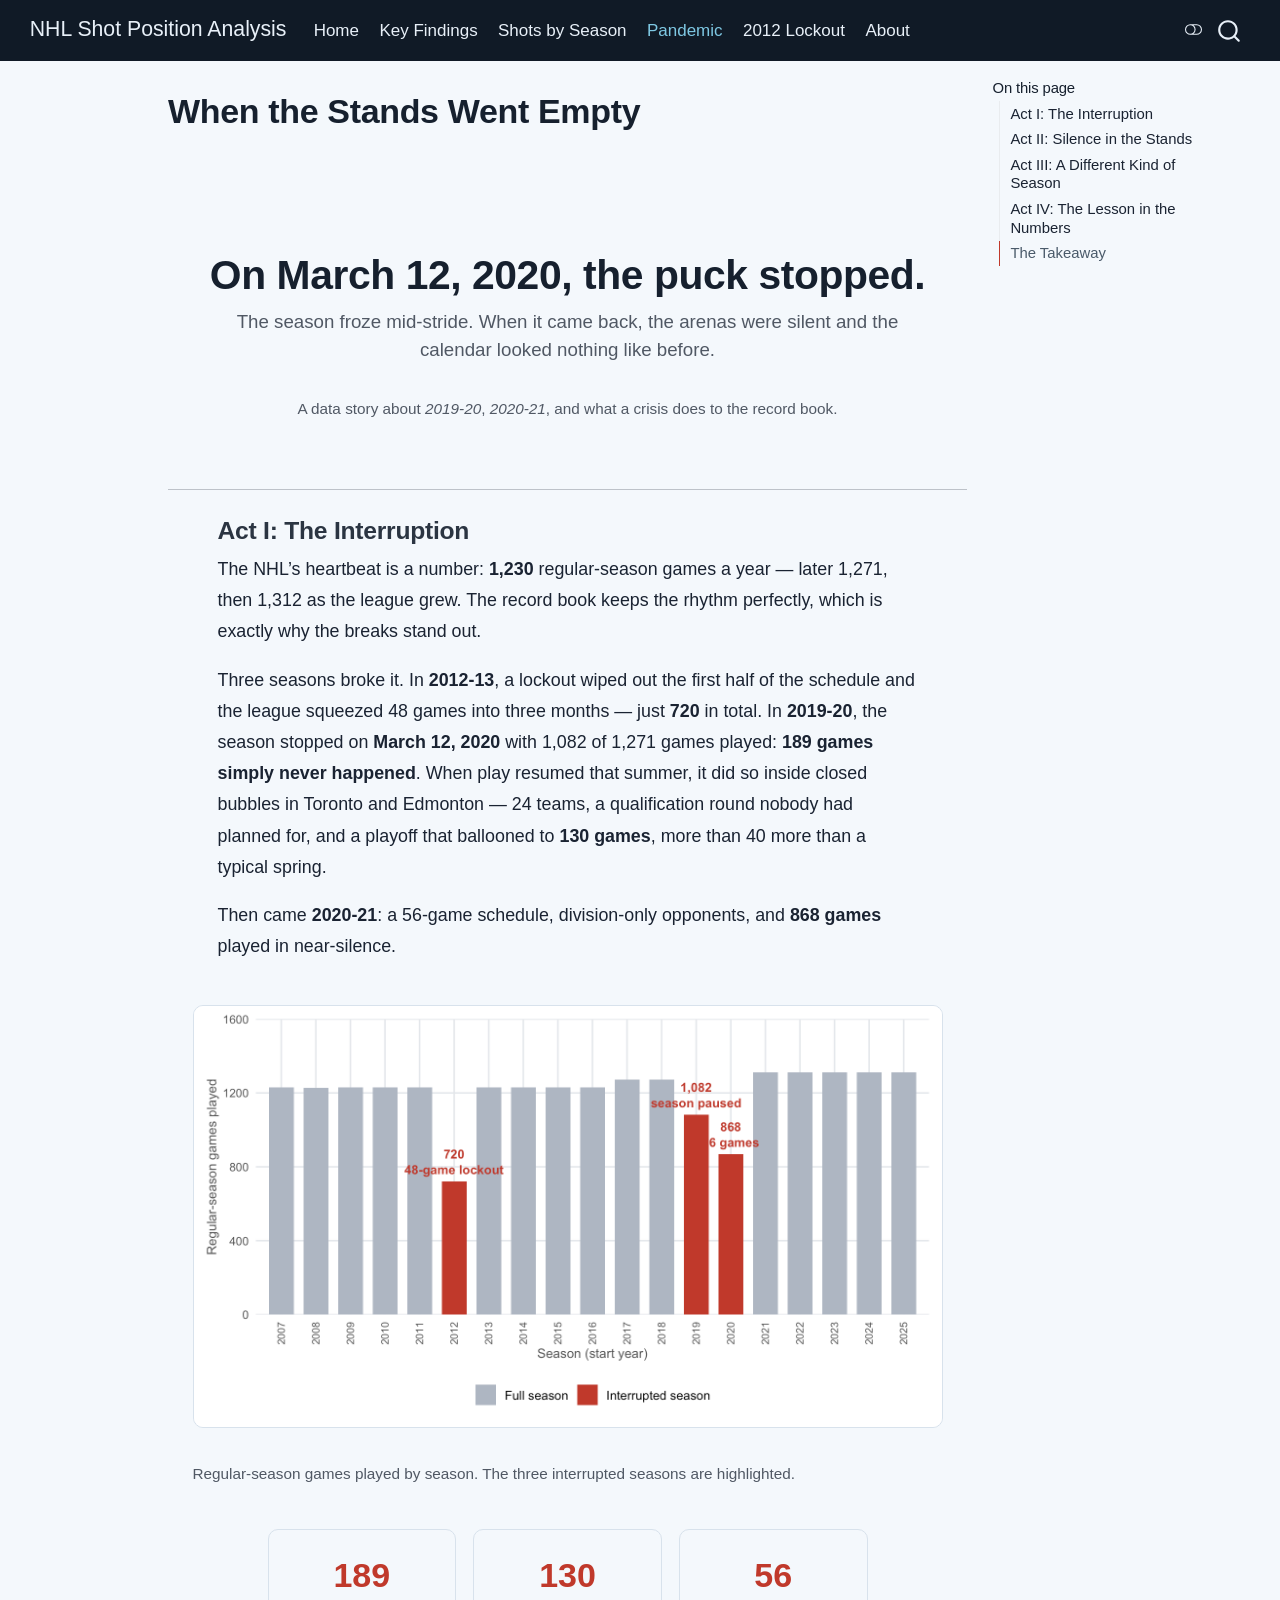
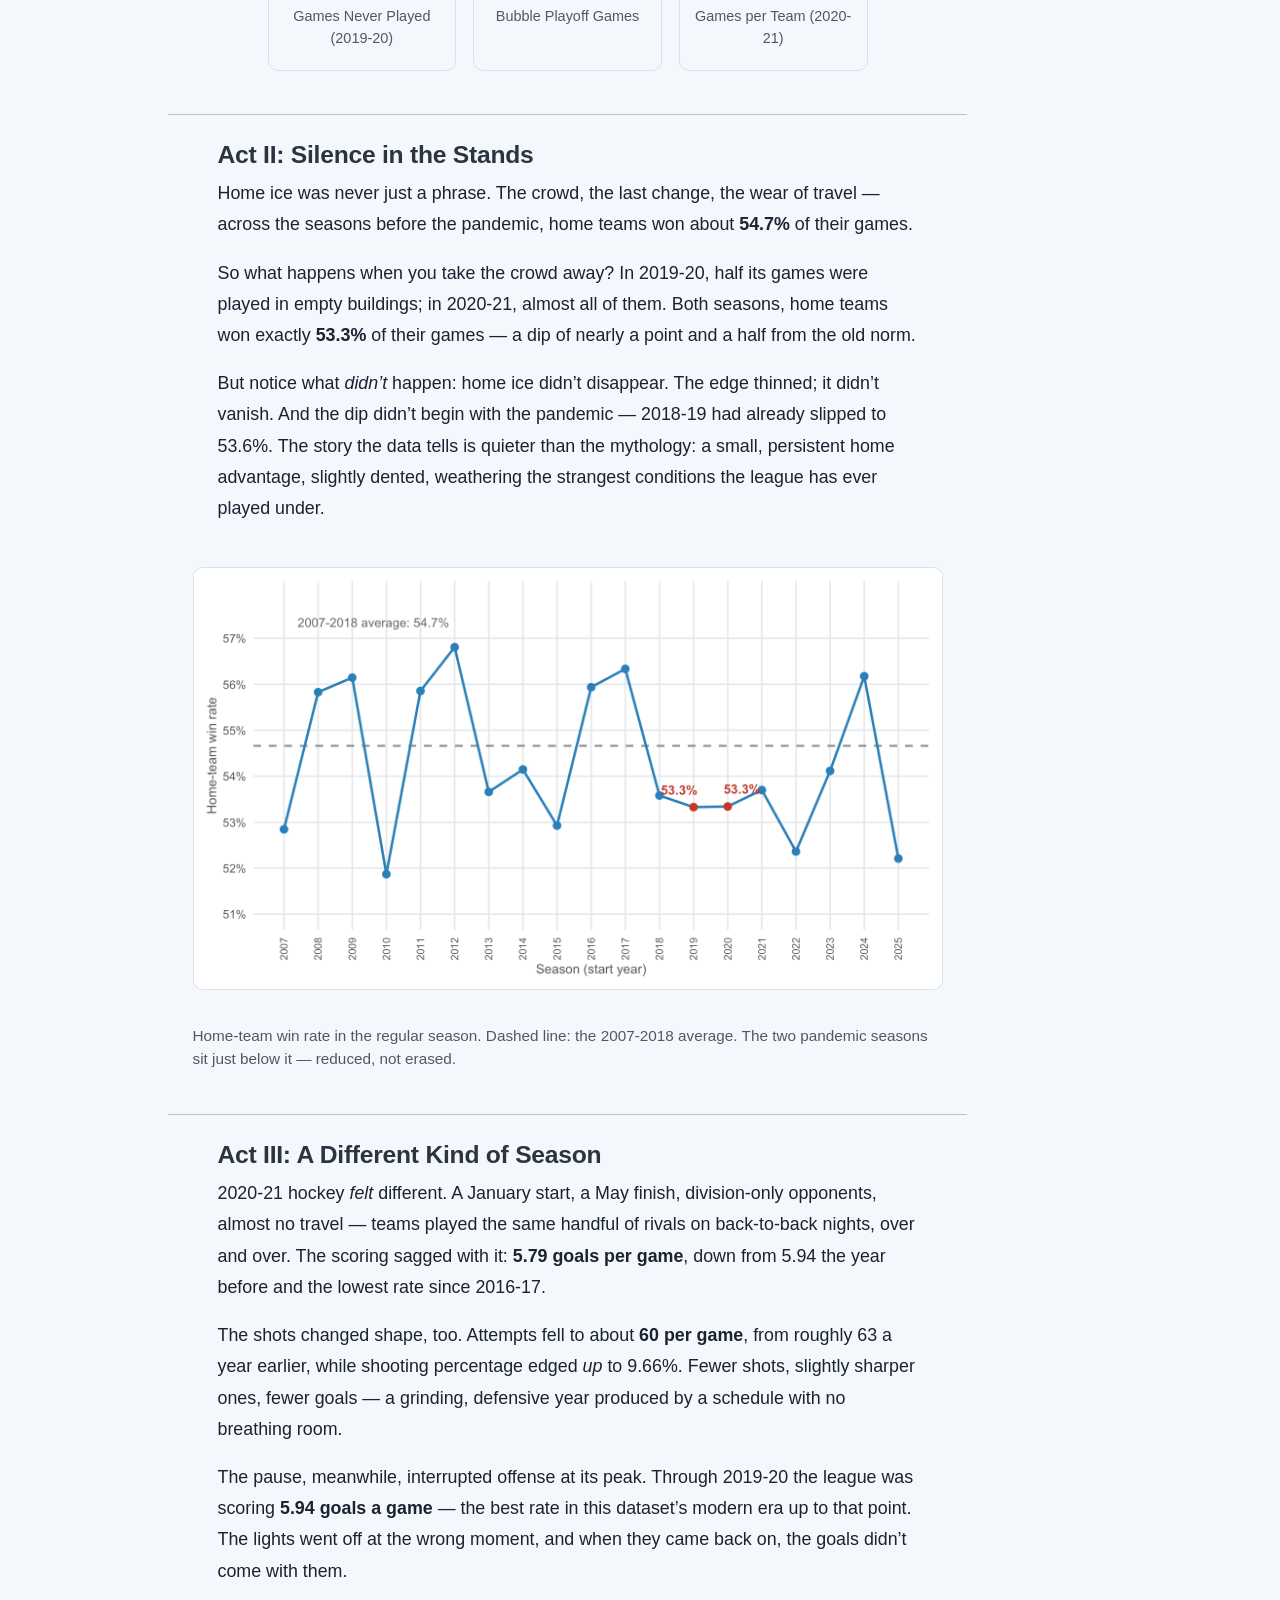
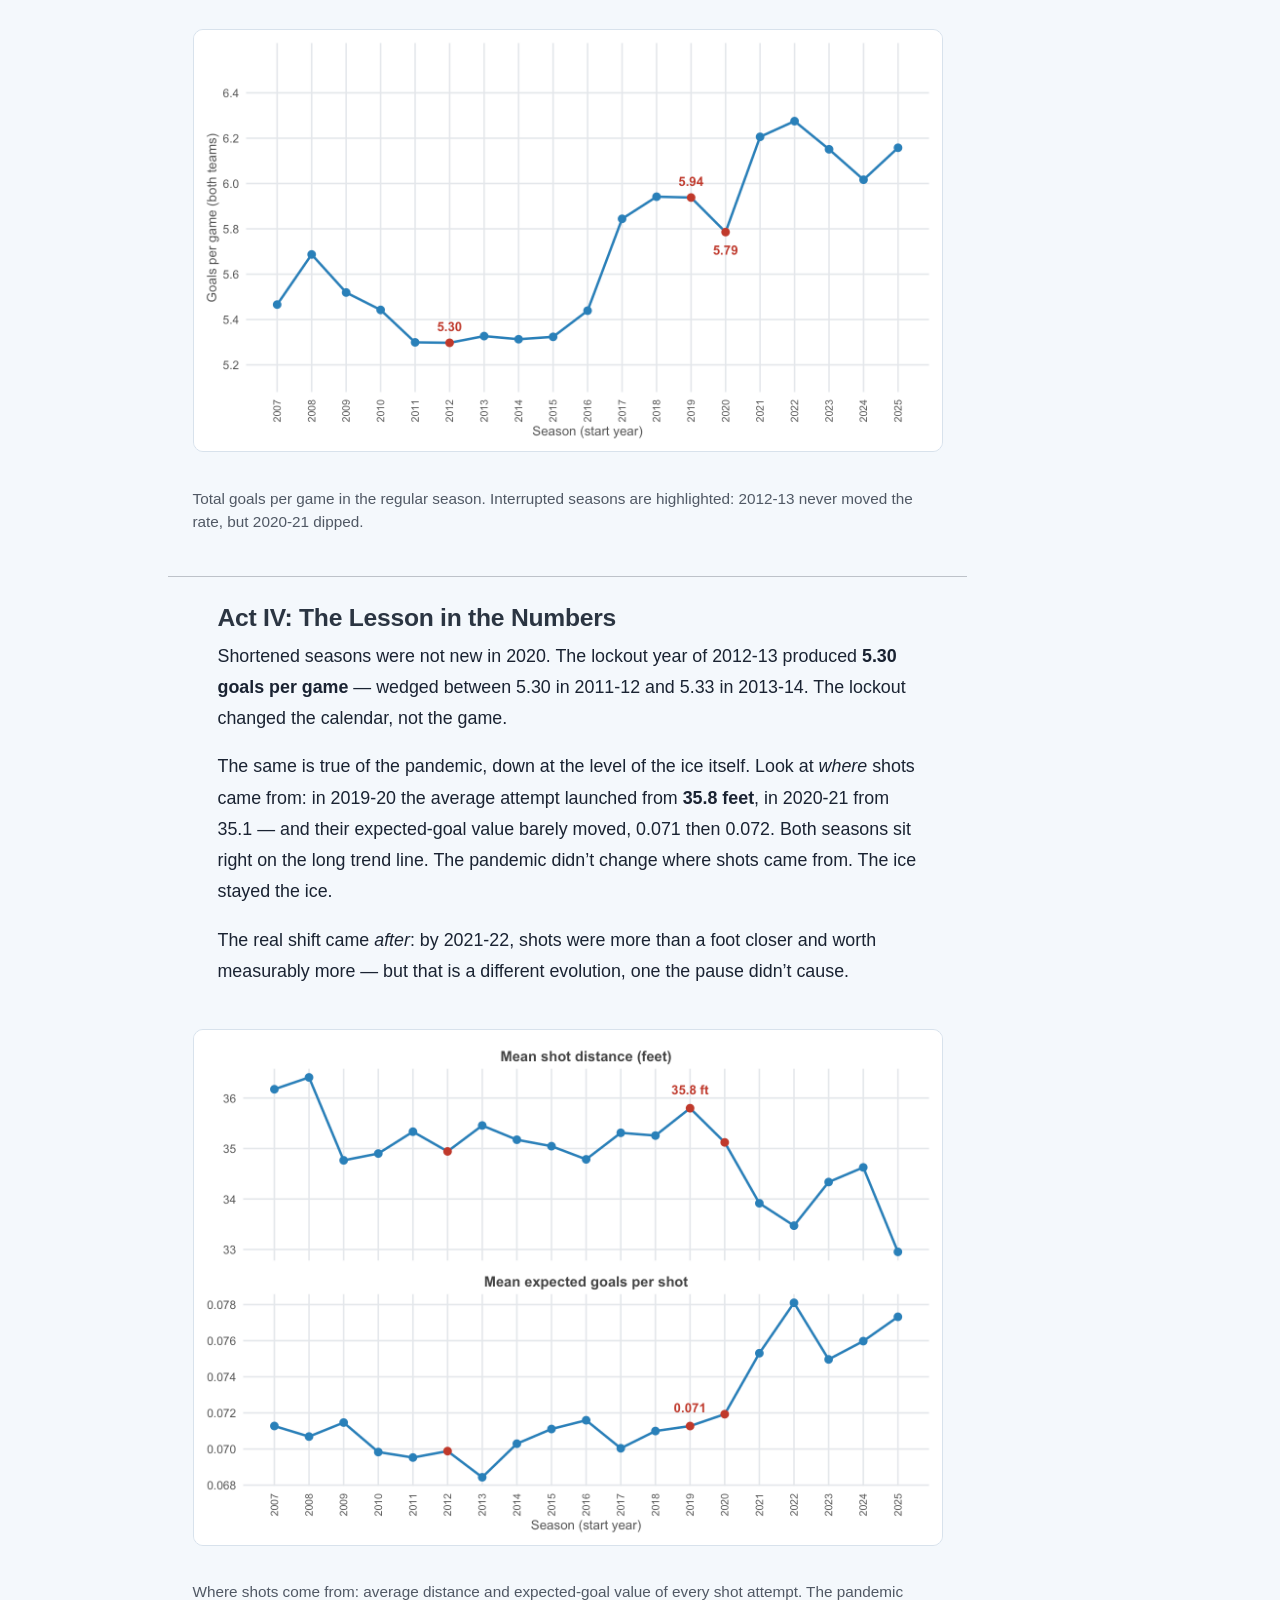
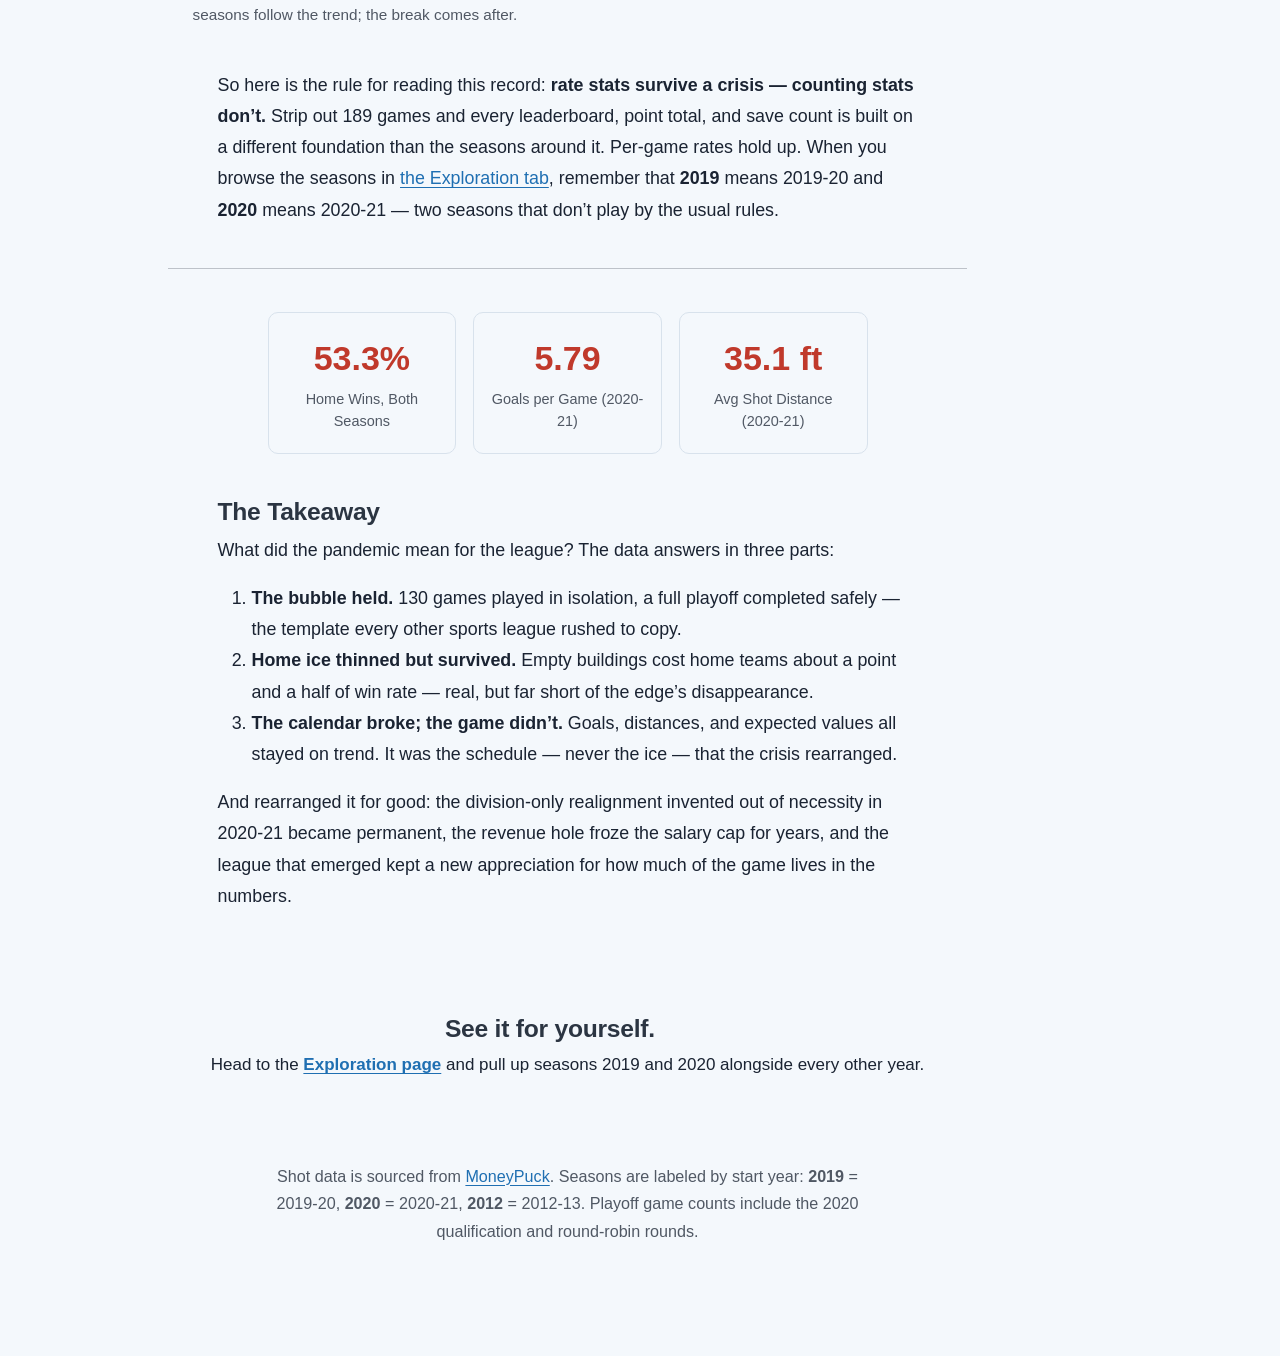
<file: pandemic.html>
<!DOCTYPE html>
<html xmlns="http://www.w3.org/1999/xhtml" lang="en" xml:lang="en"><head>

<meta charset="utf-8">
<meta name="generator" content="quarto-1.10.18">

<meta name="viewport" content="width=device-width, initial-scale=1.0, user-scalable=yes">


<title>When the Stands Went Empty – NHL Shot Position Analysis</title>
<style>
/* Default styles provided by pandoc.
** See https://pandoc.org/MANUAL.html#variables-for-html for config info.
*/
span.smallcaps{font-variant: small-caps;}
div.columns{display: flex; gap: 1.5em;}
div.column{flex: auto;}
@media screen {
div.columns{gap: min(4vw, 1.5em);}
div.column{overflow-x: auto;}
}
div.hanging-indent{margin-left: 1.5em; text-indent: -1.5em;}
ul.task-list{list-style: none;}
ul.task-list li input[type="checkbox"] {
  width: 0.8em;
  margin: 0 0.8em 0.2em -1em; /* quarto-specific, see https://github.com/quarto-dev/quarto-cli/issues/4556 */ 
  vertical-align: middle;
}
</style>


<script src="site_libs/quarto-nav/quarto-nav.js"></script>
<script src="site_libs/quarto-nav/headroom.min.js"></script>
<script src="site_libs/clipboard/clipboard.min.js"></script>
<script src="site_libs/quarto-search/autocomplete.umd.js"></script>
<script src="site_libs/quarto-search/fuse.min.js"></script>
<script src="site_libs/quarto-search/quarto-search.js"></script>
<meta name="quarto:offset" content="./">
<script src="site_libs/quarto-html/quarto.js" type="module"></script>
<script src="site_libs/quarto-html/tabsets/tabsets.js" type="module"></script>
<script src="site_libs/quarto-html/popper.min.js"></script>
<script src="site_libs/quarto-html/tippy.umd.min.js"></script>
<script src="site_libs/quarto-html/anchor.min.js"></script>
<link href="site_libs/quarto-html/tippy.css" rel="stylesheet">
<link href="site_libs/quarto-html/quarto-syntax-highlighting-64a204ab8560d761af7679ceaba22944.css" rel="stylesheet" class="quarto-color-scheme" id="quarto-text-highlighting-styles">
<link href="site_libs/quarto-html/quarto-syntax-highlighting-dark-b85bc7c33db8c58e0ec93c3465666fed.css" rel="stylesheet" class="quarto-color-scheme quarto-color-alternate" id="quarto-text-highlighting-styles">
<link href="site_libs/quarto-html/quarto-syntax-highlighting-64a204ab8560d761af7679ceaba22944.css" rel="stylesheet" class="quarto-color-scheme-extra" id="quarto-text-highlighting-styles">
<script src="site_libs/bootstrap/bootstrap.min.js"></script>
<link href="site_libs/bootstrap/bootstrap-icons.css" rel="stylesheet">
<link href="site_libs/bootstrap/bootstrap-929c8c1439e2d1066cb488fce125e6f5.min.css" rel="stylesheet" append-hash="true" class="quarto-color-scheme" id="quarto-bootstrap" data-mode="light">
<link href="site_libs/bootstrap/bootstrap-dark-0837c761bf682b696989f212ce48784e.min.css" rel="stylesheet" append-hash="true" class="quarto-color-scheme quarto-color-alternate" id="quarto-bootstrap" data-mode="dark">
<link href="site_libs/bootstrap/bootstrap-929c8c1439e2d1066cb488fce125e6f5.min.css" rel="stylesheet" append-hash="true" class="quarto-color-scheme-extra" id="quarto-bootstrap" data-mode="light">
<script id="quarto-search-options" type="application/json">{
  "location": "navbar",
  "copy-button": false,
  "collapse-after": 3,
  "panel-placement": "end",
  "type": "overlay",
  "limit": 50,
  "keyboard-shortcut": [
    "f",
    "/",
    "s"
  ],
  "show-item-context": false,
  "language": {
    "search-no-results-text": "No results",
    "search-matching-documents-text": "matching documents",
    "search-copy-link-title": "Copy link to search",
    "search-hide-matches-text": "Hide additional matches",
    "search-more-match-text": "more match in this document",
    "search-more-matches-text": "more matches in this document",
    "search-clear-button-title": "Clear",
    "search-text-placeholder": "",
    "search-detached-cancel-button-title": "Cancel",
    "search-submit-button-title": "Submit",
    "search-label": "Search"
  }
}</script>


<link rel="stylesheet" href="styles.css">
</head>

<body class="nav-fixed quarto-light"><script id="quarto-html-before-body" type="application/javascript">
    const toggleBodyColorMode = (bsSheetEl) => {
      const mode = bsSheetEl.getAttribute("data-mode");
      const bodyEl = window.document.querySelector("body");
      if (mode === "dark") {
        bodyEl.classList.add("quarto-dark");
        bodyEl.classList.remove("quarto-light");
      } else {
        bodyEl.classList.add("quarto-light");
        bodyEl.classList.remove("quarto-dark");
      }
    }
    const toggleBodyColorPrimary = () => {
      const bsSheetEl = window.document.querySelector("link#quarto-bootstrap:not([rel=disabled-stylesheet])");
      if (bsSheetEl) {
        toggleBodyColorMode(bsSheetEl);
      }
    }
    const setColorSchemeToggle = (alternate) => {
      const toggles = window.document.querySelectorAll('.quarto-color-scheme-toggle');
      for (let i=0; i < toggles.length; i++) {
        const toggle = toggles[i];
        if (toggle) {
          if (alternate) {
            toggle.classList.add("alternate");
          } else {
            toggle.classList.remove("alternate");
          }
        }
      }
    };
    const toggleColorMode = (alternate) => {
      // Switch the stylesheets
      const primaryStylesheets = window.document.querySelectorAll('link.quarto-color-scheme:not(.quarto-color-alternate)');
      const alternateStylesheets = window.document.querySelectorAll('link.quarto-color-scheme.quarto-color-alternate');
      manageTransitions('#quarto-margin-sidebar .nav-link', false);
      if (alternate) {
        // note: dark is layered on light, we don't disable primary!
        enableStylesheet(alternateStylesheets);
        for (const sheetNode of alternateStylesheets) {
          if (sheetNode.id === "quarto-bootstrap") {
            toggleBodyColorMode(sheetNode);
          }
        }
      } else {
        disableStylesheet(alternateStylesheets);
        enableStylesheet(primaryStylesheets)
        toggleBodyColorPrimary();
      }
      manageTransitions('#quarto-margin-sidebar .nav-link', true);
      // Switch the toggles
      setColorSchemeToggle(alternate)
      // Hack to workaround the fact that safari doesn't
      // properly recolor the scrollbar when toggling (#1455)
      if (navigator.userAgent.indexOf('Safari') > 0 && navigator.userAgent.indexOf('Chrome') == -1) {
        manageTransitions("body", false);
        window.scrollTo(0, 1);
        setTimeout(() => {
          window.scrollTo(0, 0);
          manageTransitions("body", true);
        }, 40);
      }
    }
    const disableStylesheet = (stylesheets) => {
      for (let i=0; i < stylesheets.length; i++) {
        const stylesheet = stylesheets[i];
        stylesheet.rel = 'disabled-stylesheet';
      }
    }
    const enableStylesheet = (stylesheets) => {
      for (let i=0; i < stylesheets.length; i++) {
        const stylesheet = stylesheets[i];
        if(stylesheet.rel !== 'stylesheet') { // for Chrome, which will still FOUC without this check
          stylesheet.rel = 'stylesheet';
        }
      }
    }
    const manageTransitions = (selector, allowTransitions) => {
      const els = window.document.querySelectorAll(selector);
      for (let i=0; i < els.length; i++) {
        const el = els[i];
        if (allowTransitions) {
          el.classList.remove('notransition');
        } else {
          el.classList.add('notransition');
        }
      }
    }
    const isFileUrl = () => {
      return window.location.protocol === 'file:';
    }
    const hasAlternateSentinel = () => {
      let styleSentinel = getColorSchemeSentinel();
      if (styleSentinel !== null) {
        return styleSentinel === "alternate";
      } else {
        return false;
      }
    }
    const setStyleSentinel = (alternate) => {
      const value = alternate ? "alternate" : "default";
      if (!isFileUrl()) {
        window.localStorage.setItem("quarto-color-scheme", value);
      } else {
        localAlternateSentinel = value;
      }
    }
    const getColorSchemeSentinel = () => {
      if (!isFileUrl()) {
        const storageValue = window.localStorage.getItem("quarto-color-scheme");
        return storageValue != null ? storageValue : localAlternateSentinel;
      } else {
        return localAlternateSentinel;
      }
    }
    const toggleGiscusIfUsed = (isAlternate, darkModeDefault) => {
      const baseTheme = document.querySelector('#giscus-base-theme')?.value ?? 'light';
      const alternateTheme = document.querySelector('#giscus-alt-theme')?.value ?? 'dark';
      let newTheme = '';
      if(authorPrefersDark) {
        newTheme = isAlternate ? baseTheme : alternateTheme;
      } else {
        newTheme = isAlternate ? alternateTheme : baseTheme;
      }
      const changeGiscusTheme = () => {
        // From: https://github.com/giscus/giscus/issues/336
        const sendMessage = (message) => {
          const iframe = document.querySelector('iframe.giscus-frame');
          if (!iframe) return;
          iframe.contentWindow.postMessage({ giscus: message }, 'https://giscus.app');
        }
        sendMessage({
          setConfig: {
            theme: newTheme
          }
        });
      }
      const isGiscussLoaded = window.document.querySelector('iframe.giscus-frame') !== null;
      if (isGiscussLoaded) {
        changeGiscusTheme();
      }
    };
    const authorPrefersDark = false;
    const queryPrefersDark = window.matchMedia('(prefers-color-scheme: dark)');
    const darkModeDefault = queryPrefersDark.matches;
      document.querySelector('link#quarto-text-highlighting-styles.quarto-color-scheme-extra').rel = 'disabled-stylesheet';
      document.querySelector('link#quarto-bootstrap.quarto-color-scheme-extra').rel = 'disabled-stylesheet';
    let localAlternateSentinel = darkModeDefault ? 'alternate' : 'default';
    // Dark / light mode switch
    window.quartoToggleColorScheme = () => {
      // Read the current dark / light value
      let toAlternate = !hasAlternateSentinel();
      toggleColorMode(toAlternate);
      setStyleSentinel(toAlternate);
      toggleGiscusIfUsed(toAlternate, darkModeDefault);
      window.dispatchEvent(new Event('resize'));
    };
    queryPrefersDark.addEventListener("change", e => {
      if(window.localStorage.getItem("quarto-color-scheme") !== null)
        return;
      const alternate = e.matches
      toggleColorMode(alternate);
      localAlternateSentinel = e.matches ? 'alternate' : 'default'; // this is used alongside local storage!
      toggleGiscusIfUsed(alternate, darkModeDefault);
    });
    // Switch to dark mode if need be
    if (hasAlternateSentinel()) {
      toggleColorMode(true);
    } else {
      toggleColorMode(false);
    }
  </script>

<div id="quarto-search-results"></div>
  <header id="quarto-header" class="headroom fixed-top">
    <nav class="navbar navbar-expand-lg " data-bs-theme="dark">
      <div class="navbar-container container-fluid">
      <div class="navbar-brand-container mx-auto">
    <a class="navbar-brand" href="./index.html">
    <span class="navbar-title">NHL Shot Position Analysis</span>
    </a>
  </div>
            <div id="quarto-search" class="" title="Search"></div>
          <button class="navbar-toggler" type="button" data-bs-toggle="collapse" data-bs-target="#navbarCollapse" aria-controls="navbarCollapse" role="menu" aria-expanded="false" aria-label="Toggle navigation" onclick="if (window.quartoToggleHeadroom) { window.quartoToggleHeadroom(); }">
  <span class="navbar-toggler-icon"></span>
</button>
          <div class="collapse navbar-collapse" id="navbarCollapse">
            <ul class="navbar-nav navbar-nav-scroll me-auto">
  <li class="nav-item">
    <a class="nav-link" href="./index.html"> 
<span class="menu-text">Home</span></a>
  </li>  
  <li class="nav-item">
    <a class="nav-link" href="./findings.html"> 
<span class="menu-text">Key Findings</span></a>
  </li>  
  <li class="nav-item">
    <a class="nav-link" href="./exploration.html"> 
<span class="menu-text">Shots by Season</span></a>
  </li>  
  <li class="nav-item">
    <a class="nav-link active" href="./pandemic.html" aria-current="page"> 
<span class="menu-text">Pandemic</span></a>
  </li>  
  <li class="nav-item">
    <a class="nav-link" href="./lockout.html"> 
<span class="menu-text">2012 Lockout</span></a>
  </li>  
  <li class="nav-item">
    <a class="nav-link" href="./about.html"> 
<span class="menu-text">About</span></a>
  </li>  
</ul>
          </div> <!-- /navcollapse -->
            <div class="quarto-navbar-tools">
  <a href="" class="quarto-color-scheme-toggle quarto-navigation-tool  px-1" onclick="window.quartoToggleColorScheme(); return false;" title="Toggle dark mode"><i class="bi"></i></a>
</div>
      </div> <!-- /container-fluid -->
    </nav>
</header>
<!-- content -->
<div id="quarto-content" class="quarto-container page-columns page-rows-contents page-layout-article page-navbar">
<!-- sidebar -->
<!-- margin-sidebar -->
    <div id="quarto-margin-sidebar" class="sidebar margin-sidebar">
        <nav id="TOC" role="doc-toc" class="toc-active">
    <h2 id="toc-title">On this page</h2>
   
  <ul>
  <li><a href="#act-i-the-interruption" id="toc-act-i-the-interruption" class="nav-link active" data-scroll-target="#act-i-the-interruption">Act I: The Interruption</a></li>
  <li><a href="#act-ii-silence-in-the-stands" id="toc-act-ii-silence-in-the-stands" class="nav-link" data-scroll-target="#act-ii-silence-in-the-stands">Act II: Silence in the Stands</a></li>
  <li><a href="#act-iii-a-different-kind-of-season" id="toc-act-iii-a-different-kind-of-season" class="nav-link" data-scroll-target="#act-iii-a-different-kind-of-season">Act III: A Different Kind of Season</a></li>
  <li><a href="#act-iv-the-lesson-in-the-numbers" id="toc-act-iv-the-lesson-in-the-numbers" class="nav-link" data-scroll-target="#act-iv-the-lesson-in-the-numbers">Act IV: The Lesson in the Numbers</a></li>
  <li><a href="#the-takeaway" id="toc-the-takeaway" class="nav-link" data-scroll-target="#the-takeaway">The Takeaway</a></li>
  </ul>
</nav>
    </div>
<!-- main -->
<main class="content" id="quarto-document-content">


<header id="title-block-header" class="quarto-title-block default">
<div class="quarto-title">
<h1 class="title">When the Stands Went Empty</h1>
</div>



<div class="quarto-title-meta">

    
  
    
  </div>
  


</header>


<section class="story-hook">
<h1>On March 12, 2020, the puck stopped.</h1>
<p>The season froze mid-stride. When it came back, the arenas were silent and the calendar looked nothing like before.</p>
<p class="kicker">A data story about <i>2019-20</i>, <i>2020-21</i>, and what a crisis does to the record book.</p>
</section>
<hr>
<section id="act-i-the-interruption" class="level3 story-section">
<h3 class="anchored" data-anchor-id="act-i-the-interruption">Act I: The Interruption</h3>
<p>The NHL’s heartbeat is a number: <strong>1,230</strong> regular-season games a year — later 1,271, then 1,312 as the league grew. The record book keeps the rhythm perfectly, which is exactly why the breaks stand out.</p>
<p>Three seasons broke it. In <strong>2012-13</strong>, a lockout wiped out the first half of the schedule and the league squeezed 48 games into three months — just <strong>720</strong> in total. In <strong>2019-20</strong>, the season stopped on <strong>March 12, 2020</strong> with 1,082 of 1,271 games played: <strong>189 games simply never happened</strong>. When play resumed that summer, it did so inside closed bubbles in Toronto and Edmonton — 24 teams, a qualification round nobody had planned for, and a playoff that ballooned to <strong>130 games</strong>, more than 40 more than a typical spring.</p>
<p>Then came <strong>2020-21</strong>: a 56-game schedule, division-only opponents, and <strong>868 games</strong> played in near-silence.</p>
</section>
<div class="story-figure">
<div class="cell">
<div class="cell-output-display">
<div>
<figure class="figure">
<p><img src="pandemic_files/figure-html/chart-gp-1.png" class="img-fluid figure-img" width="768"></p>
</figure>
</div>
</div>
</div>
<p class="preview-caption">
  Regular-season games played by season. The three interrupted seasons are highlighted.
</p>
</div>
<div class="stat-grid">
<div class="stat-box">
<div class="number">
189
</div>
<div class="label">
Games Never Played (2019-20)
</div>
</div>
<div class="stat-box">
<div class="number">
130
</div>
<div class="label">
Bubble Playoff Games
</div>
</div>
<div class="stat-box">
<div class="number">
56
</div>
<div class="label">
Games per Team (2020-21)
</div>
</div>
</div>
<hr>
<section id="act-ii-silence-in-the-stands" class="level3 story-section">
<h3 class="anchored" data-anchor-id="act-ii-silence-in-the-stands">Act II: Silence in the Stands</h3>
<p>Home ice was never just a phrase. The crowd, the last change, the wear of travel — across the seasons before the pandemic, home teams won about <strong>54.7%</strong> of their games.</p>
<p>So what happens when you take the crowd away? In 2019-20, half its games were played in empty buildings; in 2020-21, almost all of them. Both seasons, home teams won exactly <strong>53.3%</strong> of their games — a dip of nearly a point and a half from the old norm.</p>
<p>But notice what <em>didn’t</em> happen: home ice didn’t disappear. The edge thinned; it didn’t vanish. And the dip didn’t begin with the pandemic — 2018-19 had already slipped to 53.6%. The story the data tells is quieter than the mythology: a small, persistent home advantage, slightly dented, weathering the strangest conditions the league has ever played under.</p>
</section>
<div class="story-figure">
<div class="cell">
<div class="cell-output-display">
<div>
<figure class="figure">
<p><img src="pandemic_files/figure-html/chart-homewin-1.png" class="img-fluid figure-img" width="768"></p>
</figure>
</div>
</div>
</div>
<p class="preview-caption">
  Home-team win rate in the regular season. Dashed line: the 2007-2018 average.
  The two pandemic seasons sit just below it — reduced, not erased.
</p>
</div>
<hr>
<section id="act-iii-a-different-kind-of-season" class="level3 story-section">
<h3 class="anchored" data-anchor-id="act-iii-a-different-kind-of-season">Act III: A Different Kind of Season</h3>
<p>2020-21 hockey <em>felt</em> different. A January start, a May finish, division-only opponents, almost no travel — teams played the same handful of rivals on back-to-back nights, over and over. The scoring sagged with it: <strong>5.79 goals per game</strong>, down from 5.94 the year before and the lowest rate since 2016-17.</p>
<p>The shots changed shape, too. Attempts fell to about <strong>60 per game</strong>, from roughly 63 a year earlier, while shooting percentage edged <em>up</em> to 9.66%. Fewer shots, slightly sharper ones, fewer goals — a grinding, defensive year produced by a schedule with no breathing room.</p>
<p>The pause, meanwhile, interrupted offense at its peak. Through 2019-20 the league was scoring <strong>5.94 goals a game</strong> — the best rate in this dataset’s modern era up to that point. The lights went off at the wrong moment, and when they came back on, the goals didn’t come with them.</p>
</section>
<div class="story-figure">
<div class="cell">
<div class="cell-output-display">
<div>
<figure class="figure">
<p><img src="pandemic_files/figure-html/chart-goals-1.png" class="img-fluid figure-img" width="768"></p>
</figure>
</div>
</div>
</div>
<p class="preview-caption">
  Total goals per game in the regular season. Interrupted seasons are highlighted:
  2012-13 never moved the rate, but 2020-21 dipped.
</p>
</div>
<hr>
<section id="act-iv-the-lesson-in-the-numbers" class="level3 story-section">
<h3 class="anchored" data-anchor-id="act-iv-the-lesson-in-the-numbers">Act IV: The Lesson in the Numbers</h3>
<p>Shortened seasons were not new in 2020. The lockout year of 2012-13 produced <strong>5.30 goals per game</strong> — wedged between 5.30 in 2011-12 and 5.33 in 2013-14. The lockout changed the calendar, not the game.</p>
<p>The same is true of the pandemic, down at the level of the ice itself. Look at <em>where</em> shots came from: in 2019-20 the average attempt launched from <strong>35.8 feet</strong>, in 2020-21 from 35.1 — and their expected-goal value barely moved, 0.071 then 0.072. Both seasons sit right on the long trend line. The pandemic didn’t change where shots came from. The ice stayed the ice.</p>
<p>The real shift came <em>after</em>: by 2021-22, shots were more than a foot closer and worth measurably more — but that is a different evolution, one the pause didn’t cause.</p>
</section>
<div class="story-figure">
<div class="cell">
<div class="cell-output-display">
<div>
<figure class="figure">
<p><img src="pandemic_files/figure-html/chart-quality-1.png" class="img-fluid figure-img" width="768"></p>
</figure>
</div>
</div>
</div>
<p class="preview-caption">
  Where shots come from: average distance and expected-goal value of every shot
  attempt. The pandemic seasons follow the trend; the break comes after.
</p>
</div>
<div class="story-section">
<p>So here is the rule for reading this record: <strong>rate stats survive a crisis — counting stats don’t.</strong> Strip out 189 games and every leaderboard, point total, and save count is built on a different foundation than the seasons around it. Per-game rates hold up. When you browse the seasons in <a href="./exploration.html">the Exploration tab</a>, remember that <strong>2019</strong> means 2019-20 and <strong>2020</strong> means 2020-21 — two seasons that don’t play by the usual rules.</p>
</div>
<hr>
<div class="stat-grid">
<div class="stat-box">
<div class="number">
53.3%
</div>
<div class="label">
Home Wins, Both Seasons
</div>
</div>
<div class="stat-box">
<div class="number">
5.79
</div>
<div class="label">
Goals per Game (2020-21)
</div>
</div>
<div class="stat-box">
<div class="number">
35.1 ft
</div>
<div class="label">
Avg Shot Distance (2020-21)
</div>
</div>
</div>
<section id="the-takeaway" class="level3 story-section">
<h3 class="anchored" data-anchor-id="the-takeaway">The Takeaway</h3>
<p>What did the pandemic mean for the league? The data answers in three parts:</p>
<ol type="1">
<li><strong>The bubble held.</strong> 130 games played in isolation, a full playoff completed safely — the template every other sports league rushed to copy.</li>
<li><strong>Home ice thinned but survived.</strong> Empty buildings cost home teams about a point and a half of win rate — real, but far short of the edge’s disappearance.</li>
<li><strong>The calendar broke; the game didn’t.</strong> Goals, distances, and expected values all stayed on trend. It was the schedule — never the ice — that the crisis rearranged.</li>
</ol>
<p>And rearranged it for good: the division-only realignment invented out of necessity in 2020-21 became permanent, the revenue hole froze the salary cap for years, and the league that emerged kept a new appreciation for how much of the game lives in the numbers.</p>
</section>
<div class="cta-box">
<h3 class="anchored">
See it for yourself.
</h3>
<p>
Head to the <a href="./exploration.html" style="font-weight:600;">Exploration page</a> and pull up seasons 2019 and 2020 alongside every other year.
</p>
</div>
<div class="source-note">
  <p>
    Shot data is sourced from <a href="https://moneypuck.com">MoneyPuck</a>.
    Seasons are labeled by start year: <b>2019</b> = 2019-20, <b>2020</b> = 2020-21,
    <b>2012</b> = 2012-13. Playoff game counts include the 2020 qualification and
    round-robin rounds.
  </p>
</div>



</main> <!-- /main -->
<script id="quarto-html-after-body" type="application/javascript">
  window.document.addEventListener("DOMContentLoaded", function (event) {
    // Ensure there is a toggle, if there isn't float one in the top right
    if (window.document.querySelector('.quarto-color-scheme-toggle') === null) {
      const a = window.document.createElement('a');
      a.classList.add('top-right');
      a.classList.add('quarto-color-scheme-toggle');
      a.href = "";
      a.onclick = function() { try { window.quartoToggleColorScheme(); } catch {} return false; };
      const i = window.document.createElement("i");
      i.classList.add('bi');
      a.appendChild(i);
      window.document.body.appendChild(a);
    }
    setColorSchemeToggle(hasAlternateSentinel())
    const icon = "";
    const anchorJS = new window.AnchorJS();
    anchorJS.options = {
      placement: 'right',
      icon: icon
    };
    anchorJS.add('.anchored');
    const isCodeAnnotation = (el) => {
      for (const clz of el.classList) {
        if (clz.startsWith('code-annotation-')) {                     
          return true;
        }
      }
      return false;
    }
    const onCopySuccess = function(e) {
      // button target
      const button = e.trigger;
      // don't keep focus
      button.blur();
      // flash "checked"
      button.classList.add('code-copy-button-checked');
      var currentTitle = button.getAttribute("title");
      button.setAttribute("title", "Copied!");
      let tooltip;
      if (window.bootstrap) {
        button.setAttribute("data-bs-toggle", "tooltip");
        button.setAttribute("data-bs-placement", "left");
        button.setAttribute("data-bs-title", "Copied!");
        tooltip = new bootstrap.Tooltip(button, 
          { trigger: "manual", 
            customClass: "code-copy-button-tooltip",
            offset: [0, -8]});
        tooltip.show();    
      }
      setTimeout(function() {
        if (tooltip) {
          tooltip.hide();
          button.removeAttribute("data-bs-title");
          button.removeAttribute("data-bs-toggle");
          button.removeAttribute("data-bs-placement");
        }
        button.setAttribute("title", currentTitle);
        button.classList.remove('code-copy-button-checked');
      }, 1000);
      // clear code selection
      e.clearSelection();
    }
    const getTextToCopy = function(trigger) {
      const outerScaffold = trigger.parentElement.cloneNode(true);
      const codeEl = outerScaffold.querySelector('code');
      for (const childEl of codeEl.children) {
        if (isCodeAnnotation(childEl)) {
          childEl.remove();
        }
      }
      return codeEl.innerText;
    }
    const clipboard = new window.ClipboardJS('.code-copy-button:not([data-in-quarto-modal])', {
      text: getTextToCopy
    });
    clipboard.on('success', onCopySuccess);
    if (window.document.getElementById('quarto-embedded-source-code-modal')) {
      const clipboardModal = new window.ClipboardJS('.code-copy-button[data-in-quarto-modal]', {
        text: getTextToCopy,
        container: window.document.getElementById('quarto-embedded-source-code-modal')
      });
      clipboardModal.on('success', onCopySuccess);
    }
      var localhostRegex = new RegExp(/^(?:http|https):\/\/localhost\:?[0-9]*\//);
      var mailtoRegex = new RegExp(/^mailto:/);
        var filterRegex = new RegExp("https:\/\/SaladClimbing\.github\.io\/NHL-Shot-Analysis-Project\/");
      var isInternal = (href) => {
          return filterRegex.test(href) || localhostRegex.test(href) || mailtoRegex.test(href);
      }
      // Inspect non-navigation links and adorn them if external
     var links = window.document.querySelectorAll('a[href]:not(.nav-link):not(.navbar-brand):not(.toc-action):not(.sidebar-link):not(.sidebar-item-toggle):not(.pagination-link):not(.no-external):not([aria-hidden]):not(.dropdown-item):not(.quarto-navigation-tool):not(.about-link)');
      for (var i=0; i<links.length; i++) {
        const link = links[i];
        if (!isInternal(link.href)) {
          // undo the damage that might have been done by quarto-nav.js in the case of
          // links that we want to consider external
          if (link.dataset.originalHref !== undefined) {
            link.href = link.dataset.originalHref;
          }
        }
      }
    function tippyHover(el, contentFn, onTriggerFn, onUntriggerFn) {
      const config = {
        allowHTML: true,
        maxWidth: 500,
        delay: 100,
        arrow: false,
        appendTo: function(el) {
            return el.parentElement;
        },
        interactive: true,
        interactiveBorder: 10,
        theme: 'quarto',
        placement: 'bottom-start',
      };
      if (contentFn) {
        config.content = contentFn;
      }
      if (onTriggerFn) {
        config.onTrigger = onTriggerFn;
      }
      if (onUntriggerFn) {
        config.onUntrigger = onUntriggerFn;
      }
      window.tippy(el, config); 
    }
    const noterefs = window.document.querySelectorAll('a[role="doc-noteref"]');
    for (var i=0; i<noterefs.length; i++) {
      const ref = noterefs[i];
      tippyHover(ref, function() {
        // use id or data attribute instead here
        let href = ref.getAttribute('data-footnote-href') || ref.getAttribute('href');
        try { href = new URL(href).hash; } catch {}
        const id = href.replace(/^#\/?/, "");
        const note = window.document.getElementById(id);
        if (note) {
          return note.innerHTML;
        } else {
          return "";
        }
      });
    }
    const xrefs = window.document.querySelectorAll('a.quarto-xref');
    const processXRef = (id, note) => {
      // Strip column container classes
      const stripColumnClz = (el) => {
        el.classList.remove("page-full", "page-columns");
        if (el.children) {
          for (const child of el.children) {
            stripColumnClz(child);
          }
        }
      }
      stripColumnClz(note)
      if (id === null || id.startsWith('sec-')) {
        // Special case sections, only their first couple elements
        const container = document.createElement("div");
        if (note.children && note.children.length > 2) {
          container.appendChild(note.children[0].cloneNode(true));
          for (let i = 1; i < note.children.length; i++) {
            const child = note.children[i];
            if (child.tagName === "P" && child.innerText === "") {
              continue;
            } else {
              container.appendChild(child.cloneNode(true));
              break;
            }
          }
          if (window.Quarto?.typesetMath) {
            window.Quarto.typesetMath(container);
          }
          return container.innerHTML
        } else {
          if (window.Quarto?.typesetMath) {
            window.Quarto.typesetMath(note);
          }
          return note.innerHTML;
        }
      } else {
        // Remove any anchor links if they are present
        const anchorLink = note.querySelector('a.anchorjs-link');
        if (anchorLink) {
          anchorLink.remove();
        }
        if (window.Quarto?.typesetMath) {
          window.Quarto.typesetMath(note);
        }
        if (note.classList.contains("callout")) {
          return note.outerHTML;
        } else {
          return note.innerHTML;
        }
      }
    }
    for (var i=0; i<xrefs.length; i++) {
      const xref = xrefs[i];
      tippyHover(xref, undefined, function(instance) {
        instance.disable();
        let url = xref.getAttribute('href');
        let hash = undefined; 
        if (url.startsWith('#')) {
          hash = url;
        } else {
          try { hash = new URL(url).hash; } catch {}
        }
        if (hash) {
          const id = hash.replace(/^#\/?/, "");
          const note = window.document.getElementById(id);
          if (note !== null) {
            try {
              const html = processXRef(id, note.cloneNode(true));
              instance.setContent(html);
            } finally {
              instance.enable();
              instance.show();
            }
          } else {
            // See if we can fetch this
            fetch(url.split('#')[0])
            .then(res => res.text())
            .then(html => {
              const parser = new DOMParser();
              const htmlDoc = parser.parseFromString(html, "text/html");
              const note = htmlDoc.getElementById(id);
              if (note !== null) {
                const html = processXRef(id, note);
                instance.setContent(html);
              } 
            }).finally(() => {
              instance.enable();
              instance.show();
            });
          }
        } else {
          // See if we can fetch a full url (with no hash to target)
          // This is a special case and we should probably do some content thinning / targeting
          fetch(url)
          .then(res => res.text())
          .then(html => {
            const parser = new DOMParser();
            const htmlDoc = parser.parseFromString(html, "text/html");
            const note = htmlDoc.querySelector('main.content');
            if (note !== null) {
              // This should only happen for chapter cross references
              // (since there is no id in the URL)
              // remove the first header
              if (note.children.length > 0 && note.children[0].tagName === "HEADER") {
                note.children[0].remove();
              }
              const html = processXRef(null, note);
              instance.setContent(html);
            } 
          }).finally(() => {
            instance.enable();
            instance.show();
          });
        }
      }, function(instance) {
      });
    }
        let selectedAnnoteEl;
        const selectorForAnnotation = ( cell, annotation) => {
          let cellAttr = 'data-code-cell="' + cell + '"';
          let lineAttr = 'data-code-annotation="' +  annotation + '"';
          const selector = 'span[' + cellAttr + '][' + lineAttr + ']';
          return selector;
        }
        const selectCodeLines = (annoteEl) => {
          const doc = window.document;
          const targetCell = annoteEl.getAttribute("data-target-cell");
          const targetAnnotation = annoteEl.getAttribute("data-target-annotation");
          const annoteSpan = window.document.querySelector(selectorForAnnotation(targetCell, targetAnnotation));
          const lines = annoteSpan.getAttribute("data-code-lines").split(",");
          const lineIds = lines.map((line) => {
            return targetCell + "-" + line;
          })
          let top = null;
          let height = null;
          let parent = null;
          if (lineIds.length > 0) {
              //compute the position of the single el (top and bottom and make a div)
              const el = window.document.getElementById(lineIds[0]);
              top = el.offsetTop;
              height = el.offsetHeight;
              parent = el.parentElement.parentElement;
            if (lineIds.length > 1) {
              const lastEl = window.document.getElementById(lineIds[lineIds.length - 1]);
              const bottom = lastEl.offsetTop + lastEl.offsetHeight;
              height = bottom - top;
            }
            if (top !== null && height !== null && parent !== null) {
              // cook up a div (if necessary) and position it 
              let div = window.document.getElementById("code-annotation-line-highlight");
              if (div === null) {
                div = window.document.createElement("div");
                div.setAttribute("id", "code-annotation-line-highlight");
                div.style.position = 'absolute';
                parent.appendChild(div);
              }
              div.style.top = top - 2 + "px";
              div.style.height = height + 4 + "px";
              div.style.left = 0;
              let gutterDiv = window.document.getElementById("code-annotation-line-highlight-gutter");
              if (gutterDiv === null) {
                gutterDiv = window.document.createElement("div");
                gutterDiv.setAttribute("id", "code-annotation-line-highlight-gutter");
                gutterDiv.style.position = 'absolute';
                const codeCell = window.document.getElementById(targetCell);
                const gutter = codeCell.querySelector('.code-annotation-gutter');
                gutter.appendChild(gutterDiv);
              }
              gutterDiv.style.top = top - 2 + "px";
              gutterDiv.style.height = height + 4 + "px";
            }
            selectedAnnoteEl = annoteEl;
          }
        };
        const unselectCodeLines = () => {
          const elementsIds = ["code-annotation-line-highlight", "code-annotation-line-highlight-gutter"];
          elementsIds.forEach((elId) => {
            const div = window.document.getElementById(elId);
            if (div) {
              div.remove();
            }
          });
          selectedAnnoteEl = undefined;
        };
          // Handle positioning of the toggle
      window.addEventListener(
        "resize",
        throttle(() => {
          elRect = undefined;
          if (selectedAnnoteEl) {
            selectCodeLines(selectedAnnoteEl);
          }
        }, 10)
      );
      function throttle(fn, ms) {
      let throttle = false;
      let timer;
        return (...args) => {
          if(!throttle) { // first call gets through
              fn.apply(this, args);
              throttle = true;
          } else { // all the others get throttled
              if(timer) clearTimeout(timer); // cancel #2
              timer = setTimeout(() => {
                fn.apply(this, args);
                timer = throttle = false;
              }, ms);
          }
        };
      }
        // Attach click handler to the DT
        const annoteDls = window.document.querySelectorAll('dt[data-target-cell]');
        for (const annoteDlNode of annoteDls) {
          annoteDlNode.addEventListener('click', (event) => {
            const clickedEl = event.target;
            if (clickedEl !== selectedAnnoteEl) {
              unselectCodeLines();
              const activeEl = window.document.querySelector('dt[data-target-cell].code-annotation-active');
              if (activeEl) {
                activeEl.classList.remove('code-annotation-active');
              }
              selectCodeLines(clickedEl);
              clickedEl.classList.add('code-annotation-active');
            } else {
              // Unselect the line
              unselectCodeLines();
              clickedEl.classList.remove('code-annotation-active');
            }
          });
        }
    const findCites = (el) => {
      const parentEl = el.parentElement;
      if (parentEl) {
        const cites = parentEl.dataset.cites;
        if (cites) {
          return {
            el,
            cites: cites.split(' ')
          };
        } else {
          return findCites(el.parentElement)
        }
      } else {
        return undefined;
      }
    };
    var bibliorefs = window.document.querySelectorAll('a[role="doc-biblioref"]');
    for (var i=0; i<bibliorefs.length; i++) {
      const ref = bibliorefs[i];
      const citeInfo = findCites(ref);
      if (citeInfo) {
        tippyHover(citeInfo.el, function() {
          var popup = window.document.createElement('div');
          citeInfo.cites.forEach(function(cite) {
            var citeDiv = window.document.createElement('div');
            citeDiv.classList.add('hanging-indent');
            citeDiv.classList.add('csl-entry');
            var biblioDiv = window.document.getElementById('ref-' + cite);
            if (biblioDiv) {
              citeDiv.innerHTML = biblioDiv.innerHTML;
            }
            popup.appendChild(citeDiv);
          });
          return popup.innerHTML;
        });
      }
    }
  });
  </script>
</div> <!-- /content -->




</body></html>
</file>
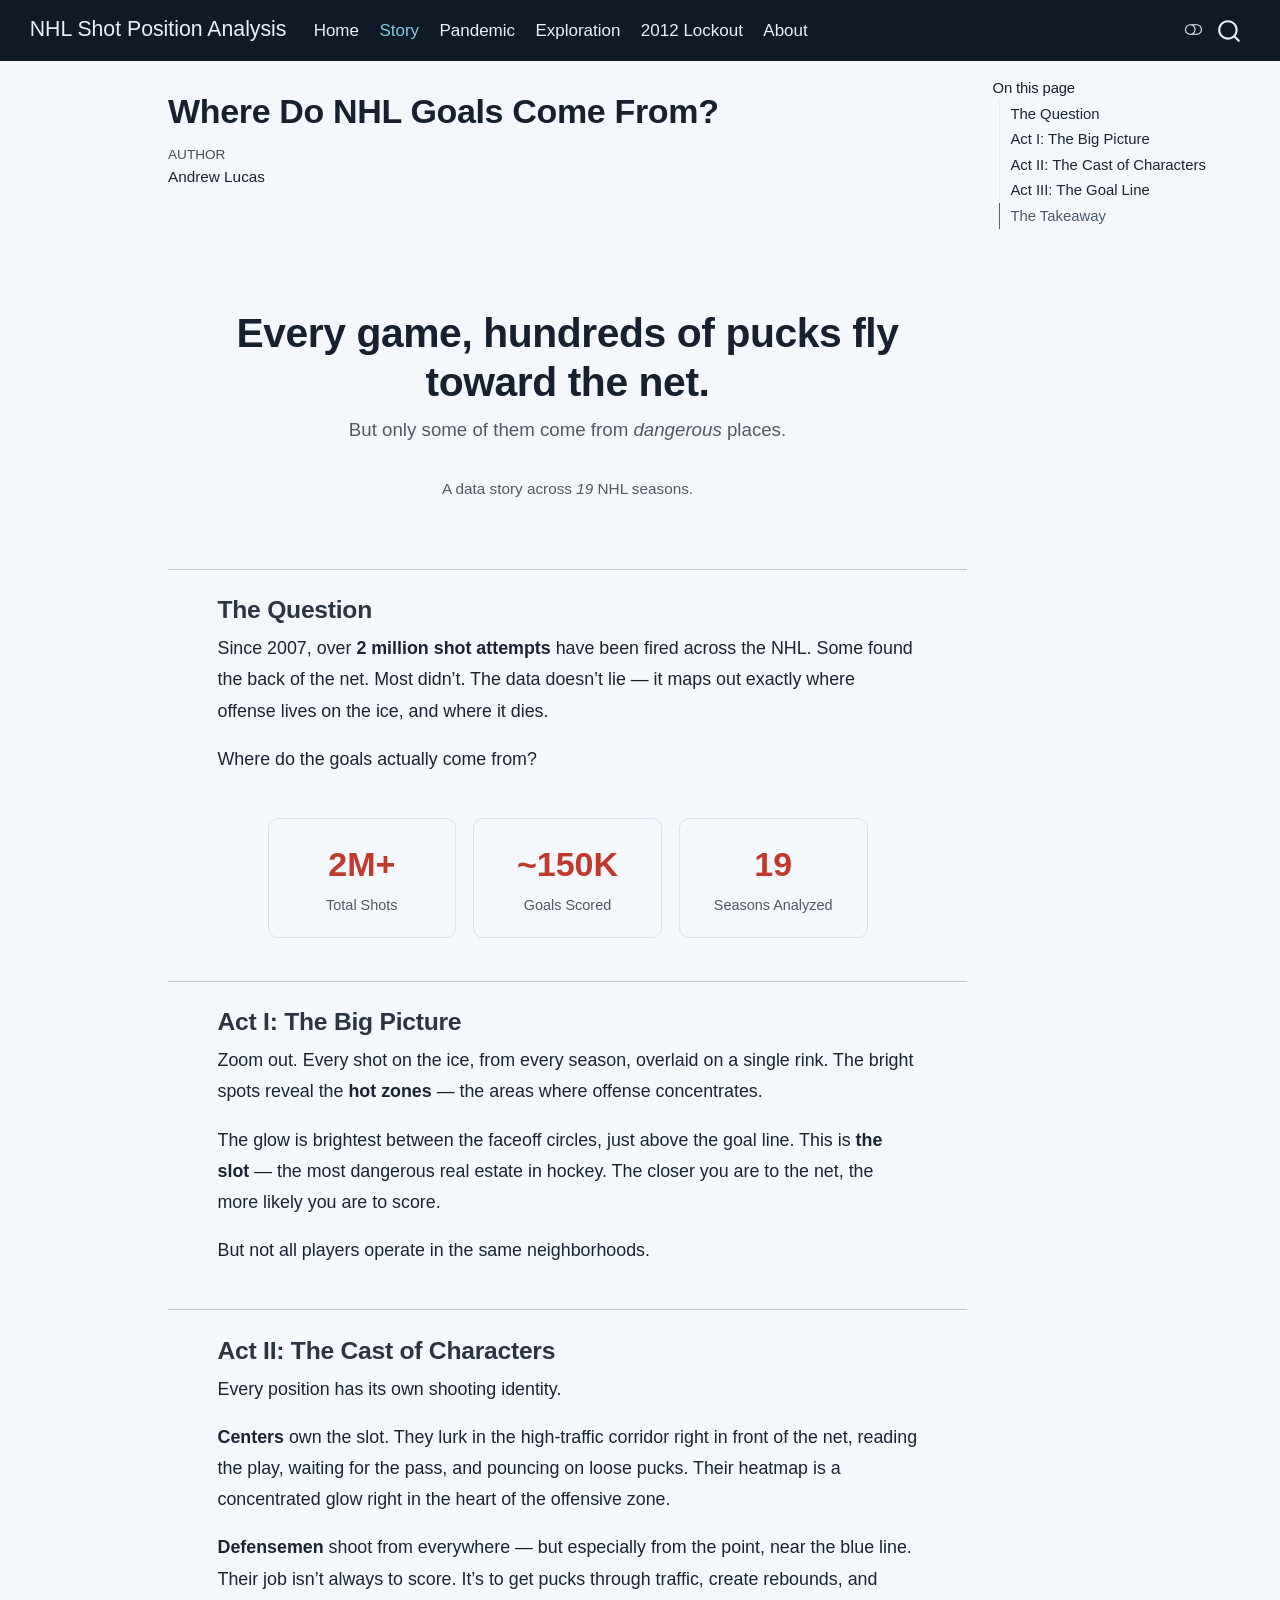
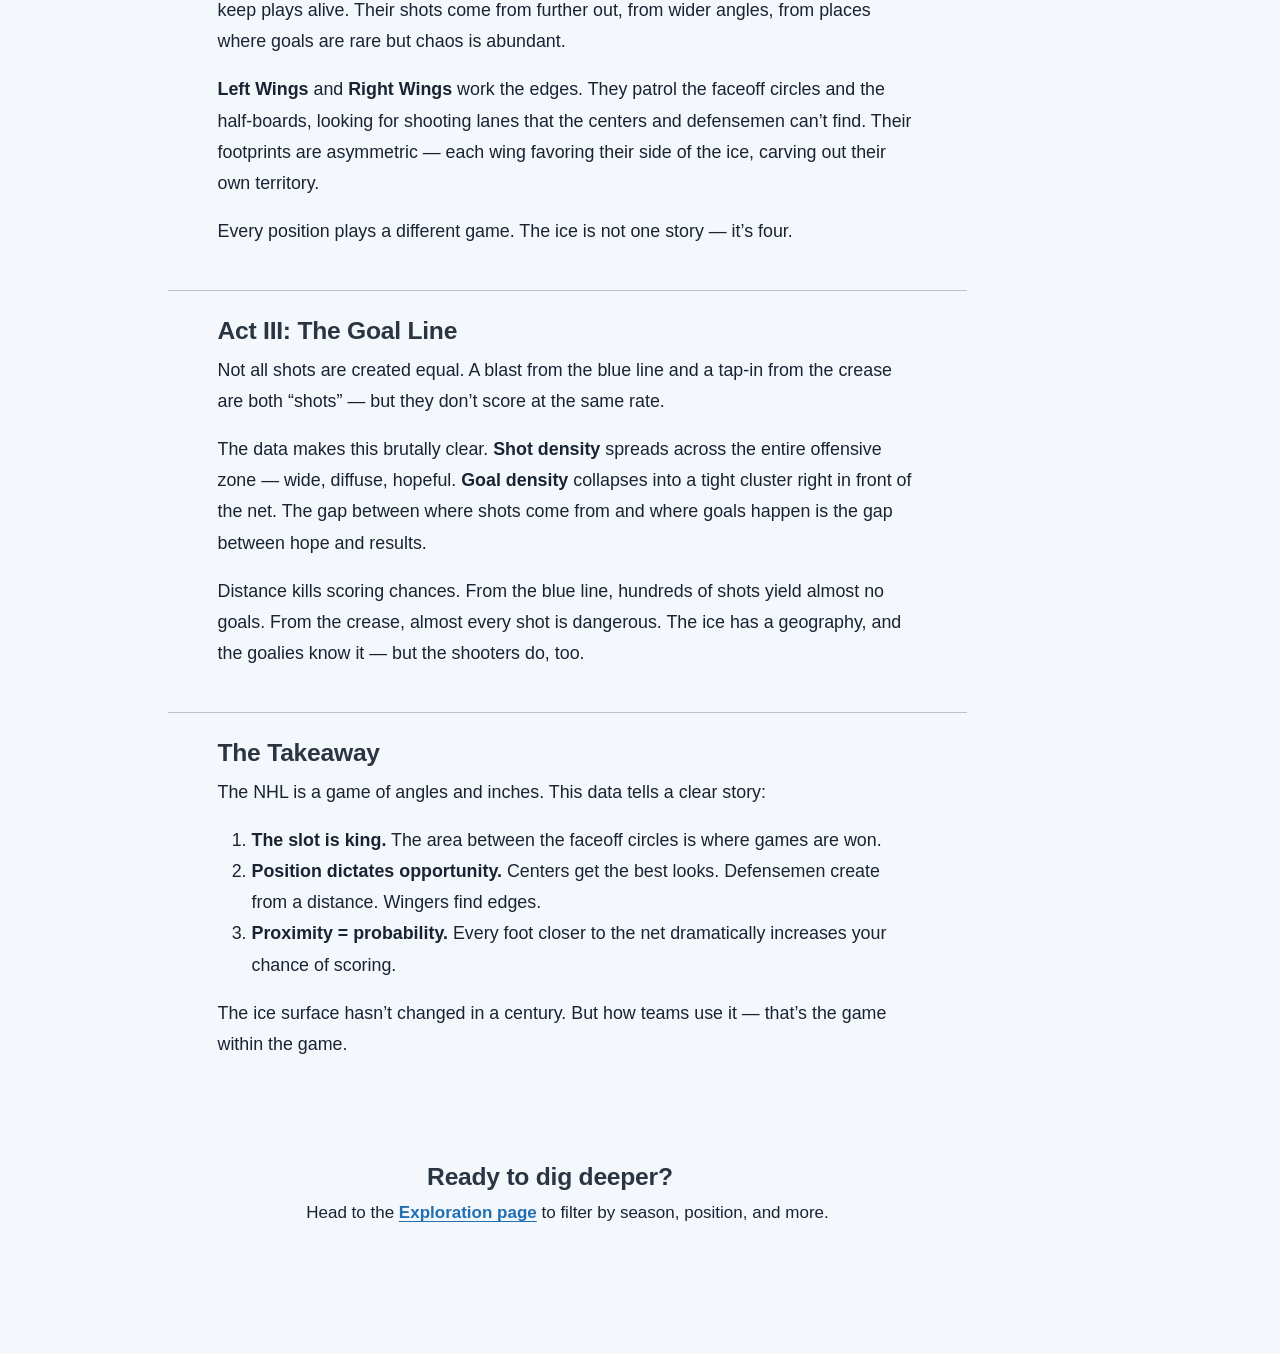
<file: story.html>
<!DOCTYPE html>
<html xmlns="http://www.w3.org/1999/xhtml" lang="en" xml:lang="en"><head>

<meta charset="utf-8">
<meta name="generator" content="quarto-1.10.18">

<meta name="viewport" content="width=device-width, initial-scale=1.0, user-scalable=yes">

<meta name="author" content="Andrew Lucas">

<title>Where Do NHL Goals Come From? – NHL Shot Position Analysis</title>
<style>
/* Default styles provided by pandoc.
** See https://pandoc.org/MANUAL.html#variables-for-html for config info.
*/
span.smallcaps{font-variant: small-caps;}
div.columns{display: flex; gap: 1.5em;}
div.column{flex: auto;}
@media screen {
div.columns{gap: min(4vw, 1.5em);}
div.column{overflow-x: auto;}
}
div.hanging-indent{margin-left: 1.5em; text-indent: -1.5em;}
ul.task-list{list-style: none;}
ul.task-list li input[type="checkbox"] {
  width: 0.8em;
  margin: 0 0.8em 0.2em -1em; /* quarto-specific, see https://github.com/quarto-dev/quarto-cli/issues/4556 */ 
  vertical-align: middle;
}
</style>


<script src="site_libs/quarto-nav/quarto-nav.js"></script>
<script src="site_libs/quarto-nav/headroom.min.js"></script>
<script src="site_libs/clipboard/clipboard.min.js"></script>
<script src="site_libs/quarto-search/autocomplete.umd.js"></script>
<script src="site_libs/quarto-search/fuse.min.js"></script>
<script src="site_libs/quarto-search/quarto-search.js"></script>
<meta name="quarto:offset" content="./">
<script src="site_libs/quarto-html/quarto.js" type="module"></script>
<script src="site_libs/quarto-html/tabsets/tabsets.js" type="module"></script>
<script src="site_libs/quarto-html/popper.min.js"></script>
<script src="site_libs/quarto-html/tippy.umd.min.js"></script>
<script src="site_libs/quarto-html/anchor.min.js"></script>
<link href="site_libs/quarto-html/tippy.css" rel="stylesheet">
<link href="site_libs/quarto-html/quarto-syntax-highlighting-64a204ab8560d761af7679ceaba22944.css" rel="stylesheet" class="quarto-color-scheme" id="quarto-text-highlighting-styles">
<link href="site_libs/quarto-html/quarto-syntax-highlighting-dark-b85bc7c33db8c58e0ec93c3465666fed.css" rel="stylesheet" class="quarto-color-scheme quarto-color-alternate" id="quarto-text-highlighting-styles">
<link href="site_libs/quarto-html/quarto-syntax-highlighting-64a204ab8560d761af7679ceaba22944.css" rel="stylesheet" class="quarto-color-scheme-extra" id="quarto-text-highlighting-styles">
<script src="site_libs/bootstrap/bootstrap.min.js"></script>
<link href="site_libs/bootstrap/bootstrap-icons.css" rel="stylesheet">
<link href="site_libs/bootstrap/bootstrap-929c8c1439e2d1066cb488fce125e6f5.min.css" rel="stylesheet" append-hash="true" class="quarto-color-scheme" id="quarto-bootstrap" data-mode="light">
<link href="site_libs/bootstrap/bootstrap-dark-0837c761bf682b696989f212ce48784e.min.css" rel="stylesheet" append-hash="true" class="quarto-color-scheme quarto-color-alternate" id="quarto-bootstrap" data-mode="dark">
<link href="site_libs/bootstrap/bootstrap-929c8c1439e2d1066cb488fce125e6f5.min.css" rel="stylesheet" append-hash="true" class="quarto-color-scheme-extra" id="quarto-bootstrap" data-mode="light">
<script id="quarto-search-options" type="application/json">{
  "location": "navbar",
  "copy-button": false,
  "collapse-after": 3,
  "panel-placement": "end",
  "type": "overlay",
  "limit": 50,
  "keyboard-shortcut": [
    "f",
    "/",
    "s"
  ],
  "show-item-context": false,
  "language": {
    "search-no-results-text": "No results",
    "search-matching-documents-text": "matching documents",
    "search-copy-link-title": "Copy link to search",
    "search-hide-matches-text": "Hide additional matches",
    "search-more-match-text": "more match in this document",
    "search-more-matches-text": "more matches in this document",
    "search-clear-button-title": "Clear",
    "search-text-placeholder": "",
    "search-detached-cancel-button-title": "Cancel",
    "search-submit-button-title": "Submit",
    "search-label": "Search"
  }
}</script>


<link rel="stylesheet" href="styles.css">
</head>

<body class="nav-fixed quarto-light"><script id="quarto-html-before-body" type="application/javascript">
    const toggleBodyColorMode = (bsSheetEl) => {
      const mode = bsSheetEl.getAttribute("data-mode");
      const bodyEl = window.document.querySelector("body");
      if (mode === "dark") {
        bodyEl.classList.add("quarto-dark");
        bodyEl.classList.remove("quarto-light");
      } else {
        bodyEl.classList.add("quarto-light");
        bodyEl.classList.remove("quarto-dark");
      }
    }
    const toggleBodyColorPrimary = () => {
      const bsSheetEl = window.document.querySelector("link#quarto-bootstrap:not([rel=disabled-stylesheet])");
      if (bsSheetEl) {
        toggleBodyColorMode(bsSheetEl);
      }
    }
    const setColorSchemeToggle = (alternate) => {
      const toggles = window.document.querySelectorAll('.quarto-color-scheme-toggle');
      for (let i=0; i < toggles.length; i++) {
        const toggle = toggles[i];
        if (toggle) {
          if (alternate) {
            toggle.classList.add("alternate");
          } else {
            toggle.classList.remove("alternate");
          }
        }
      }
    };
    const toggleColorMode = (alternate) => {
      // Switch the stylesheets
      const primaryStylesheets = window.document.querySelectorAll('link.quarto-color-scheme:not(.quarto-color-alternate)');
      const alternateStylesheets = window.document.querySelectorAll('link.quarto-color-scheme.quarto-color-alternate');
      manageTransitions('#quarto-margin-sidebar .nav-link', false);
      if (alternate) {
        // note: dark is layered on light, we don't disable primary!
        enableStylesheet(alternateStylesheets);
        for (const sheetNode of alternateStylesheets) {
          if (sheetNode.id === "quarto-bootstrap") {
            toggleBodyColorMode(sheetNode);
          }
        }
      } else {
        disableStylesheet(alternateStylesheets);
        enableStylesheet(primaryStylesheets)
        toggleBodyColorPrimary();
      }
      manageTransitions('#quarto-margin-sidebar .nav-link', true);
      // Switch the toggles
      setColorSchemeToggle(alternate)
      // Hack to workaround the fact that safari doesn't
      // properly recolor the scrollbar when toggling (#1455)
      if (navigator.userAgent.indexOf('Safari') > 0 && navigator.userAgent.indexOf('Chrome') == -1) {
        manageTransitions("body", false);
        window.scrollTo(0, 1);
        setTimeout(() => {
          window.scrollTo(0, 0);
          manageTransitions("body", true);
        }, 40);
      }
    }
    const disableStylesheet = (stylesheets) => {
      for (let i=0; i < stylesheets.length; i++) {
        const stylesheet = stylesheets[i];
        stylesheet.rel = 'disabled-stylesheet';
      }
    }
    const enableStylesheet = (stylesheets) => {
      for (let i=0; i < stylesheets.length; i++) {
        const stylesheet = stylesheets[i];
        if(stylesheet.rel !== 'stylesheet') { // for Chrome, which will still FOUC without this check
          stylesheet.rel = 'stylesheet';
        }
      }
    }
    const manageTransitions = (selector, allowTransitions) => {
      const els = window.document.querySelectorAll(selector);
      for (let i=0; i < els.length; i++) {
        const el = els[i];
        if (allowTransitions) {
          el.classList.remove('notransition');
        } else {
          el.classList.add('notransition');
        }
      }
    }
    const isFileUrl = () => {
      return window.location.protocol === 'file:';
    }
    const hasAlternateSentinel = () => {
      let styleSentinel = getColorSchemeSentinel();
      if (styleSentinel !== null) {
        return styleSentinel === "alternate";
      } else {
        return false;
      }
    }
    const setStyleSentinel = (alternate) => {
      const value = alternate ? "alternate" : "default";
      if (!isFileUrl()) {
        window.localStorage.setItem("quarto-color-scheme", value);
      } else {
        localAlternateSentinel = value;
      }
    }
    const getColorSchemeSentinel = () => {
      if (!isFileUrl()) {
        const storageValue = window.localStorage.getItem("quarto-color-scheme");
        return storageValue != null ? storageValue : localAlternateSentinel;
      } else {
        return localAlternateSentinel;
      }
    }
    const toggleGiscusIfUsed = (isAlternate, darkModeDefault) => {
      const baseTheme = document.querySelector('#giscus-base-theme')?.value ?? 'light';
      const alternateTheme = document.querySelector('#giscus-alt-theme')?.value ?? 'dark';
      let newTheme = '';
      if(authorPrefersDark) {
        newTheme = isAlternate ? baseTheme : alternateTheme;
      } else {
        newTheme = isAlternate ? alternateTheme : baseTheme;
      }
      const changeGiscusTheme = () => {
        // From: https://github.com/giscus/giscus/issues/336
        const sendMessage = (message) => {
          const iframe = document.querySelector('iframe.giscus-frame');
          if (!iframe) return;
          iframe.contentWindow.postMessage({ giscus: message }, 'https://giscus.app');
        }
        sendMessage({
          setConfig: {
            theme: newTheme
          }
        });
      }
      const isGiscussLoaded = window.document.querySelector('iframe.giscus-frame') !== null;
      if (isGiscussLoaded) {
        changeGiscusTheme();
      }
    };
    const authorPrefersDark = false;
    const queryPrefersDark = window.matchMedia('(prefers-color-scheme: dark)');
    const darkModeDefault = queryPrefersDark.matches;
      document.querySelector('link#quarto-text-highlighting-styles.quarto-color-scheme-extra').rel = 'disabled-stylesheet';
      document.querySelector('link#quarto-bootstrap.quarto-color-scheme-extra').rel = 'disabled-stylesheet';
    let localAlternateSentinel = darkModeDefault ? 'alternate' : 'default';
    // Dark / light mode switch
    window.quartoToggleColorScheme = () => {
      // Read the current dark / light value
      let toAlternate = !hasAlternateSentinel();
      toggleColorMode(toAlternate);
      setStyleSentinel(toAlternate);
      toggleGiscusIfUsed(toAlternate, darkModeDefault);
      window.dispatchEvent(new Event('resize'));
    };
    queryPrefersDark.addEventListener("change", e => {
      if(window.localStorage.getItem("quarto-color-scheme") !== null)
        return;
      const alternate = e.matches
      toggleColorMode(alternate);
      localAlternateSentinel = e.matches ? 'alternate' : 'default'; // this is used alongside local storage!
      toggleGiscusIfUsed(alternate, darkModeDefault);
    });
    // Switch to dark mode if need be
    if (hasAlternateSentinel()) {
      toggleColorMode(true);
    } else {
      toggleColorMode(false);
    }
  </script>

<div id="quarto-search-results"></div>
  <header id="quarto-header" class="headroom fixed-top">
    <nav class="navbar navbar-expand-lg " data-bs-theme="dark">
      <div class="navbar-container container-fluid">
      <div class="navbar-brand-container mx-auto">
    <a class="navbar-brand" href="./index.html">
    <span class="navbar-title">NHL Shot Position Analysis</span>
    </a>
  </div>
            <div id="quarto-search" class="" title="Search"></div>
          <button class="navbar-toggler" type="button" data-bs-toggle="collapse" data-bs-target="#navbarCollapse" aria-controls="navbarCollapse" role="menu" aria-expanded="false" aria-label="Toggle navigation" onclick="if (window.quartoToggleHeadroom) { window.quartoToggleHeadroom(); }">
  <span class="navbar-toggler-icon"></span>
</button>
          <div class="collapse navbar-collapse" id="navbarCollapse">
            <ul class="navbar-nav navbar-nav-scroll me-auto">
  <li class="nav-item">
    <a class="nav-link" href="./index.html"> 
<span class="menu-text">Home</span></a>
  </li>  
  <li class="nav-item">
    <a class="nav-link active" href="./story.html" aria-current="page"> 
<span class="menu-text">Story</span></a>
  </li>  
  <li class="nav-item">
    <a class="nav-link" href="./pandemic.html"> 
<span class="menu-text">Pandemic</span></a>
  </li>  
  <li class="nav-item">
    <a class="nav-link" href="./exploration.html"> 
<span class="menu-text">Exploration</span></a>
  </li>  
  <li class="nav-item">
    <a class="nav-link" href="./lockout.html"> 
<span class="menu-text">2012 Lockout</span></a>
  </li>  
  <li class="nav-item">
    <a class="nav-link" href="./about.html"> 
<span class="menu-text">About</span></a>
  </li>  
</ul>
          </div> <!-- /navcollapse -->
            <div class="quarto-navbar-tools">
  <a href="" class="quarto-color-scheme-toggle quarto-navigation-tool  px-1" onclick="window.quartoToggleColorScheme(); return false;" title="Toggle dark mode"><i class="bi"></i></a>
</div>
      </div> <!-- /container-fluid -->
    </nav>
</header>
<!-- content -->
<div id="quarto-content" class="quarto-container page-columns page-rows-contents page-layout-article page-navbar">
<!-- sidebar -->
<!-- margin-sidebar -->
    <div id="quarto-margin-sidebar" class="sidebar margin-sidebar">
        <nav id="TOC" role="doc-toc" class="toc-active">
    <h2 id="toc-title">On this page</h2>
   
  <ul>
  <li><a href="#the-question" id="toc-the-question" class="nav-link active" data-scroll-target="#the-question">The Question</a></li>
  <li><a href="#act-i-the-big-picture" id="toc-act-i-the-big-picture" class="nav-link" data-scroll-target="#act-i-the-big-picture">Act I: The Big Picture</a></li>
  <li><a href="#act-ii-the-cast-of-characters" id="toc-act-ii-the-cast-of-characters" class="nav-link" data-scroll-target="#act-ii-the-cast-of-characters">Act II: The Cast of Characters</a></li>
  <li><a href="#act-iii-the-goal-line" id="toc-act-iii-the-goal-line" class="nav-link" data-scroll-target="#act-iii-the-goal-line">Act III: The Goal Line</a></li>
  <li><a href="#the-takeaway" id="toc-the-takeaway" class="nav-link" data-scroll-target="#the-takeaway">The Takeaway</a></li>
  </ul>
</nav>
    </div>
<!-- main -->
<main class="content" id="quarto-document-content">


<header id="title-block-header" class="quarto-title-block default">
<div class="quarto-title">
<h1 class="title">Where Do NHL Goals Come From?</h1>
</div>



<div class="quarto-title-meta">

    <div>
    <div class="quarto-title-meta-heading">Author</div>
    <div class="quarto-title-meta-contents">
             <p>Andrew Lucas </p>
          </div>
  </div>
    
  
    
  </div>
  


</header>


<div class="story-hook">
<h1>
Every game, hundreds of pucks fly toward the net.
</h1>
<p>
But only some of them come from <em>dangerous</em> places.
</p>
<p class="kicker">
A data story across <i>19</i> NHL seasons.
</p>
</div>
<hr>
<section id="the-question" class="level3 story-section">
<h3 class="anchored" data-anchor-id="the-question">The Question</h3>
<p>Since 2007, over <strong>2 million shot attempts</strong> have been fired across the NHL. Some found the back of the net. Most didn’t. The data doesn’t lie — it maps out exactly where offense lives on the ice, and where it dies.</p>
<p>Where do the goals actually come from?</p>
</section>
<div class="stat-grid">
<div class="stat-box">
<div class="number">
2M+
</div>
<div class="label">
Total Shots
</div>
</div>
<div class="stat-box">
<div class="number">
~150K
</div>
<div class="label">
Goals Scored
</div>
</div>
<div class="stat-box">
<div class="number">
19
</div>
<div class="label">
Seasons Analyzed
</div>
</div>
</div>
<hr>
<section id="act-i-the-big-picture" class="level3 story-section">
<h3 class="anchored" data-anchor-id="act-i-the-big-picture">Act I: The Big Picture</h3>
<p>Zoom out. Every shot on the ice, from every season, overlaid on a single rink. The bright spots reveal the <strong>hot zones</strong> — the areas where offense concentrates.</p>
<p>The glow is brightest between the faceoff circles, just above the goal line. This is <strong>the slot</strong> — the most dangerous real estate in hockey. The closer you are to the net, the more likely you are to score.</p>
<p>But not all players operate in the same neighborhoods.</p>
</section>
<hr>
<section id="act-ii-the-cast-of-characters" class="level3 story-section">
<h3 class="anchored" data-anchor-id="act-ii-the-cast-of-characters">Act II: The Cast of Characters</h3>
<p>Every position has its own shooting identity.</p>
<p><strong>Centers</strong> own the slot. They lurk in the high-traffic corridor right in front of the net, reading the play, waiting for the pass, and pouncing on loose pucks. Their heatmap is a concentrated glow right in the heart of the offensive zone.</p>
<p><strong>Defensemen</strong> shoot from everywhere — but especially from the point, near the blue line. Their job isn’t always to score. It’s to get pucks through traffic, create rebounds, and keep plays alive. Their shots come from further out, from wider angles, from places where goals are rare but chaos is abundant.</p>
<p><strong>Left Wings</strong> and <strong>Right Wings</strong> work the edges. They patrol the faceoff circles and the half-boards, looking for shooting lanes that the centers and defensemen can’t find. Their footprints are asymmetric — each wing favoring their side of the ice, carving out their own territory.</p>
<p>Every position plays a different game. The ice is not one story — it’s four.</p>
</section>
<hr>
<section id="act-iii-the-goal-line" class="level3 story-section">
<h3 class="anchored" data-anchor-id="act-iii-the-goal-line">Act III: The Goal Line</h3>
<p>Not all shots are created equal. A blast from the blue line and a tap-in from the crease are both “shots” — but they don’t score at the same rate.</p>
<p>The data makes this brutally clear. <strong>Shot density</strong> spreads across the entire offensive zone — wide, diffuse, hopeful. <strong>Goal density</strong> collapses into a tight cluster right in front of the net. The gap between where shots come from and where goals happen is the gap between hope and results.</p>
<p>Distance kills scoring chances. From the blue line, hundreds of shots yield almost no goals. From the crease, almost every shot is dangerous. The ice has a geography, and the goalies know it — but the shooters do, too.</p>
</section>
<hr>
<section id="the-takeaway" class="level3 story-section">
<h3 class="anchored" data-anchor-id="the-takeaway">The Takeaway</h3>
<p>The NHL is a game of angles and inches. This data tells a clear story:</p>
<ol type="1">
<li><strong>The slot is king.</strong> The area between the faceoff circles is where games are won.</li>
<li><strong>Position dictates opportunity.</strong> Centers get the best looks. Defensemen create from a distance. Wingers find edges.</li>
<li><strong>Proximity = probability.</strong> Every foot closer to the net dramatically increases your chance of scoring.</li>
</ol>
<p>The ice surface hasn’t changed in a century. But how teams use it — that’s the game within the game.</p>
</section>
<div class="cta-box">
<h3 class="anchored">
Ready to dig deeper?
</h3>
<p>
Head to the <a href="./exploration.html" style="font-weight:600;">Exploration page</a> to filter by season, position, and more.
</p>
</div>



</main> <!-- /main -->
<script id="quarto-html-after-body" type="application/javascript">
  window.document.addEventListener("DOMContentLoaded", function (event) {
    // Ensure there is a toggle, if there isn't float one in the top right
    if (window.document.querySelector('.quarto-color-scheme-toggle') === null) {
      const a = window.document.createElement('a');
      a.classList.add('top-right');
      a.classList.add('quarto-color-scheme-toggle');
      a.href = "";
      a.onclick = function() { try { window.quartoToggleColorScheme(); } catch {} return false; };
      const i = window.document.createElement("i");
      i.classList.add('bi');
      a.appendChild(i);
      window.document.body.appendChild(a);
    }
    setColorSchemeToggle(hasAlternateSentinel())
    const icon = "";
    const anchorJS = new window.AnchorJS();
    anchorJS.options = {
      placement: 'right',
      icon: icon
    };
    anchorJS.add('.anchored');
    const isCodeAnnotation = (el) => {
      for (const clz of el.classList) {
        if (clz.startsWith('code-annotation-')) {                     
          return true;
        }
      }
      return false;
    }
    const onCopySuccess = function(e) {
      // button target
      const button = e.trigger;
      // don't keep focus
      button.blur();
      // flash "checked"
      button.classList.add('code-copy-button-checked');
      var currentTitle = button.getAttribute("title");
      button.setAttribute("title", "Copied!");
      let tooltip;
      if (window.bootstrap) {
        button.setAttribute("data-bs-toggle", "tooltip");
        button.setAttribute("data-bs-placement", "left");
        button.setAttribute("data-bs-title", "Copied!");
        tooltip = new bootstrap.Tooltip(button, 
          { trigger: "manual", 
            customClass: "code-copy-button-tooltip",
            offset: [0, -8]});
        tooltip.show();    
      }
      setTimeout(function() {
        if (tooltip) {
          tooltip.hide();
          button.removeAttribute("data-bs-title");
          button.removeAttribute("data-bs-toggle");
          button.removeAttribute("data-bs-placement");
        }
        button.setAttribute("title", currentTitle);
        button.classList.remove('code-copy-button-checked');
      }, 1000);
      // clear code selection
      e.clearSelection();
    }
    const getTextToCopy = function(trigger) {
      const outerScaffold = trigger.parentElement.cloneNode(true);
      const codeEl = outerScaffold.querySelector('code');
      for (const childEl of codeEl.children) {
        if (isCodeAnnotation(childEl)) {
          childEl.remove();
        }
      }
      return codeEl.innerText;
    }
    const clipboard = new window.ClipboardJS('.code-copy-button:not([data-in-quarto-modal])', {
      text: getTextToCopy
    });
    clipboard.on('success', onCopySuccess);
    if (window.document.getElementById('quarto-embedded-source-code-modal')) {
      const clipboardModal = new window.ClipboardJS('.code-copy-button[data-in-quarto-modal]', {
        text: getTextToCopy,
        container: window.document.getElementById('quarto-embedded-source-code-modal')
      });
      clipboardModal.on('success', onCopySuccess);
    }
      var localhostRegex = new RegExp(/^(?:http|https):\/\/localhost\:?[0-9]*\//);
      var mailtoRegex = new RegExp(/^mailto:/);
        var filterRegex = new RegExp('/' + window.location.host + '/');
      var isInternal = (href) => {
          return filterRegex.test(href) || localhostRegex.test(href) || mailtoRegex.test(href);
      }
      // Inspect non-navigation links and adorn them if external
     var links = window.document.querySelectorAll('a[href]:not(.nav-link):not(.navbar-brand):not(.toc-action):not(.sidebar-link):not(.sidebar-item-toggle):not(.pagination-link):not(.no-external):not([aria-hidden]):not(.dropdown-item):not(.quarto-navigation-tool):not(.about-link)');
      for (var i=0; i<links.length; i++) {
        const link = links[i];
        if (!isInternal(link.href)) {
          // undo the damage that might have been done by quarto-nav.js in the case of
          // links that we want to consider external
          if (link.dataset.originalHref !== undefined) {
            link.href = link.dataset.originalHref;
          }
        }
      }
    function tippyHover(el, contentFn, onTriggerFn, onUntriggerFn) {
      const config = {
        allowHTML: true,
        maxWidth: 500,
        delay: 100,
        arrow: false,
        appendTo: function(el) {
            return el.parentElement;
        },
        interactive: true,
        interactiveBorder: 10,
        theme: 'quarto',
        placement: 'bottom-start',
      };
      if (contentFn) {
        config.content = contentFn;
      }
      if (onTriggerFn) {
        config.onTrigger = onTriggerFn;
      }
      if (onUntriggerFn) {
        config.onUntrigger = onUntriggerFn;
      }
      window.tippy(el, config); 
    }
    const noterefs = window.document.querySelectorAll('a[role="doc-noteref"]');
    for (var i=0; i<noterefs.length; i++) {
      const ref = noterefs[i];
      tippyHover(ref, function() {
        // use id or data attribute instead here
        let href = ref.getAttribute('data-footnote-href') || ref.getAttribute('href');
        try { href = new URL(href).hash; } catch {}
        const id = href.replace(/^#\/?/, "");
        const note = window.document.getElementById(id);
        if (note) {
          return note.innerHTML;
        } else {
          return "";
        }
      });
    }
    const xrefs = window.document.querySelectorAll('a.quarto-xref');
    const processXRef = (id, note) => {
      // Strip column container classes
      const stripColumnClz = (el) => {
        el.classList.remove("page-full", "page-columns");
        if (el.children) {
          for (const child of el.children) {
            stripColumnClz(child);
          }
        }
      }
      stripColumnClz(note)
      if (id === null || id.startsWith('sec-')) {
        // Special case sections, only their first couple elements
        const container = document.createElement("div");
        if (note.children && note.children.length > 2) {
          container.appendChild(note.children[0].cloneNode(true));
          for (let i = 1; i < note.children.length; i++) {
            const child = note.children[i];
            if (child.tagName === "P" && child.innerText === "") {
              continue;
            } else {
              container.appendChild(child.cloneNode(true));
              break;
            }
          }
          if (window.Quarto?.typesetMath) {
            window.Quarto.typesetMath(container);
          }
          return container.innerHTML
        } else {
          if (window.Quarto?.typesetMath) {
            window.Quarto.typesetMath(note);
          }
          return note.innerHTML;
        }
      } else {
        // Remove any anchor links if they are present
        const anchorLink = note.querySelector('a.anchorjs-link');
        if (anchorLink) {
          anchorLink.remove();
        }
        if (window.Quarto?.typesetMath) {
          window.Quarto.typesetMath(note);
        }
        if (note.classList.contains("callout")) {
          return note.outerHTML;
        } else {
          return note.innerHTML;
        }
      }
    }
    for (var i=0; i<xrefs.length; i++) {
      const xref = xrefs[i];
      tippyHover(xref, undefined, function(instance) {
        instance.disable();
        let url = xref.getAttribute('href');
        let hash = undefined; 
        if (url.startsWith('#')) {
          hash = url;
        } else {
          try { hash = new URL(url).hash; } catch {}
        }
        if (hash) {
          const id = hash.replace(/^#\/?/, "");
          const note = window.document.getElementById(id);
          if (note !== null) {
            try {
              const html = processXRef(id, note.cloneNode(true));
              instance.setContent(html);
            } finally {
              instance.enable();
              instance.show();
            }
          } else {
            // See if we can fetch this
            fetch(url.split('#')[0])
            .then(res => res.text())
            .then(html => {
              const parser = new DOMParser();
              const htmlDoc = parser.parseFromString(html, "text/html");
              const note = htmlDoc.getElementById(id);
              if (note !== null) {
                const html = processXRef(id, note);
                instance.setContent(html);
              } 
            }).finally(() => {
              instance.enable();
              instance.show();
            });
          }
        } else {
          // See if we can fetch a full url (with no hash to target)
          // This is a special case and we should probably do some content thinning / targeting
          fetch(url)
          .then(res => res.text())
          .then(html => {
            const parser = new DOMParser();
            const htmlDoc = parser.parseFromString(html, "text/html");
            const note = htmlDoc.querySelector('main.content');
            if (note !== null) {
              // This should only happen for chapter cross references
              // (since there is no id in the URL)
              // remove the first header
              if (note.children.length > 0 && note.children[0].tagName === "HEADER") {
                note.children[0].remove();
              }
              const html = processXRef(null, note);
              instance.setContent(html);
            } 
          }).finally(() => {
            instance.enable();
            instance.show();
          });
        }
      }, function(instance) {
      });
    }
        let selectedAnnoteEl;
        const selectorForAnnotation = ( cell, annotation) => {
          let cellAttr = 'data-code-cell="' + cell + '"';
          let lineAttr = 'data-code-annotation="' +  annotation + '"';
          const selector = 'span[' + cellAttr + '][' + lineAttr + ']';
          return selector;
        }
        const selectCodeLines = (annoteEl) => {
          const doc = window.document;
          const targetCell = annoteEl.getAttribute("data-target-cell");
          const targetAnnotation = annoteEl.getAttribute("data-target-annotation");
          const annoteSpan = window.document.querySelector(selectorForAnnotation(targetCell, targetAnnotation));
          const lines = annoteSpan.getAttribute("data-code-lines").split(",");
          const lineIds = lines.map((line) => {
            return targetCell + "-" + line;
          })
          let top = null;
          let height = null;
          let parent = null;
          if (lineIds.length > 0) {
              //compute the position of the single el (top and bottom and make a div)
              const el = window.document.getElementById(lineIds[0]);
              top = el.offsetTop;
              height = el.offsetHeight;
              parent = el.parentElement.parentElement;
            if (lineIds.length > 1) {
              const lastEl = window.document.getElementById(lineIds[lineIds.length - 1]);
              const bottom = lastEl.offsetTop + lastEl.offsetHeight;
              height = bottom - top;
            }
            if (top !== null && height !== null && parent !== null) {
              // cook up a div (if necessary) and position it 
              let div = window.document.getElementById("code-annotation-line-highlight");
              if (div === null) {
                div = window.document.createElement("div");
                div.setAttribute("id", "code-annotation-line-highlight");
                div.style.position = 'absolute';
                parent.appendChild(div);
              }
              div.style.top = top - 2 + "px";
              div.style.height = height + 4 + "px";
              div.style.left = 0;
              let gutterDiv = window.document.getElementById("code-annotation-line-highlight-gutter");
              if (gutterDiv === null) {
                gutterDiv = window.document.createElement("div");
                gutterDiv.setAttribute("id", "code-annotation-line-highlight-gutter");
                gutterDiv.style.position = 'absolute';
                const codeCell = window.document.getElementById(targetCell);
                const gutter = codeCell.querySelector('.code-annotation-gutter');
                gutter.appendChild(gutterDiv);
              }
              gutterDiv.style.top = top - 2 + "px";
              gutterDiv.style.height = height + 4 + "px";
            }
            selectedAnnoteEl = annoteEl;
          }
        };
        const unselectCodeLines = () => {
          const elementsIds = ["code-annotation-line-highlight", "code-annotation-line-highlight-gutter"];
          elementsIds.forEach((elId) => {
            const div = window.document.getElementById(elId);
            if (div) {
              div.remove();
            }
          });
          selectedAnnoteEl = undefined;
        };
          // Handle positioning of the toggle
      window.addEventListener(
        "resize",
        throttle(() => {
          elRect = undefined;
          if (selectedAnnoteEl) {
            selectCodeLines(selectedAnnoteEl);
          }
        }, 10)
      );
      function throttle(fn, ms) {
      let throttle = false;
      let timer;
        return (...args) => {
          if(!throttle) { // first call gets through
              fn.apply(this, args);
              throttle = true;
          } else { // all the others get throttled
              if(timer) clearTimeout(timer); // cancel #2
              timer = setTimeout(() => {
                fn.apply(this, args);
                timer = throttle = false;
              }, ms);
          }
        };
      }
        // Attach click handler to the DT
        const annoteDls = window.document.querySelectorAll('dt[data-target-cell]');
        for (const annoteDlNode of annoteDls) {
          annoteDlNode.addEventListener('click', (event) => {
            const clickedEl = event.target;
            if (clickedEl !== selectedAnnoteEl) {
              unselectCodeLines();
              const activeEl = window.document.querySelector('dt[data-target-cell].code-annotation-active');
              if (activeEl) {
                activeEl.classList.remove('code-annotation-active');
              }
              selectCodeLines(clickedEl);
              clickedEl.classList.add('code-annotation-active');
            } else {
              // Unselect the line
              unselectCodeLines();
              clickedEl.classList.remove('code-annotation-active');
            }
          });
        }
    const findCites = (el) => {
      const parentEl = el.parentElement;
      if (parentEl) {
        const cites = parentEl.dataset.cites;
        if (cites) {
          return {
            el,
            cites: cites.split(' ')
          };
        } else {
          return findCites(el.parentElement)
        }
      } else {
        return undefined;
      }
    };
    var bibliorefs = window.document.querySelectorAll('a[role="doc-biblioref"]');
    for (var i=0; i<bibliorefs.length; i++) {
      const ref = bibliorefs[i];
      const citeInfo = findCites(ref);
      if (citeInfo) {
        tippyHover(citeInfo.el, function() {
          var popup = window.document.createElement('div');
          citeInfo.cites.forEach(function(cite) {
            var citeDiv = window.document.createElement('div');
            citeDiv.classList.add('hanging-indent');
            citeDiv.classList.add('csl-entry');
            var biblioDiv = window.document.getElementById('ref-' + cite);
            if (biblioDiv) {
              citeDiv.innerHTML = biblioDiv.innerHTML;
            }
            popup.appendChild(citeDiv);
          });
          return popup.innerHTML;
        });
      }
    }
  });
  </script>
</div> <!-- /content -->




</body></html>
</file>
<file: site_libs/quarto-html/tippy.css>
.tippy-box[data-animation=fade][data-state=hidden]{opacity:0}[data-tippy-root]{max-width:calc(100vw - 10px)}.tippy-box{position:relative;background-color:#333;color:#fff;border-radius:4px;font-size:14px;line-height:1.4;white-space:normal;outline:0;transition-property:transform,visibility,opacity}.tippy-box[data-placement^=top]>.tippy-arrow{bottom:0}.tippy-box[data-placement^=top]>.tippy-arrow:before{bottom:-7px;left:0;border-width:8px 8px 0;border-top-color:initial;transform-origin:center top}.tippy-box[data-placement^=bottom]>.tippy-arrow{top:0}.tippy-box[data-placement^=bottom]>.tippy-arrow:before{top:-7px;left:0;border-width:0 8px 8px;border-bottom-color:initial;transform-origin:center bottom}.tippy-box[data-placement^=left]>.tippy-arrow{right:0}.tippy-box[data-placement^=left]>.tippy-arrow:before{border-width:8px 0 8px 8px;border-left-color:initial;right:-7px;transform-origin:center left}.tippy-box[data-placement^=right]>.tippy-arrow{left:0}.tippy-box[data-placement^=right]>.tippy-arrow:before{left:-7px;border-width:8px 8px 8px 0;border-right-color:initial;transform-origin:center right}.tippy-box[data-inertia][data-state=visible]{transition-timing-function:cubic-bezier(.54,1.5,.38,1.11)}.tippy-arrow{width:16px;height:16px;color:#333}.tippy-arrow:before{content:"";position:absolute;border-color:transparent;border-style:solid}.tippy-content{position:relative;padding:5px 9px;z-index:1}
</file>
<file: site_libs/quarto-html/quarto-syntax-highlighting-64a204ab8560d761af7679ceaba22944.css>
/* quarto syntax highlight colors */
:root {
  --quarto-hl-ot-color: #003B4F;
  --quarto-hl-at-color: #657422;
  --quarto-hl-ss-color: #20794D;
  --quarto-hl-an-color: #5E5E5E;
  --quarto-hl-fu-color: #4758AB;
  --quarto-hl-st-color: #20794D;
  --quarto-hl-cf-color: #003B4F;
  --quarto-hl-op-color: #5E5E5E;
  --quarto-hl-er-color: #AD0000;
  --quarto-hl-bn-color: #AD0000;
  --quarto-hl-al-color: #AD0000;
  --quarto-hl-va-color: #111111;
  --quarto-hl-bu-color: inherit;
  --quarto-hl-ex-color: inherit;
  --quarto-hl-pp-color: #AD0000;
  --quarto-hl-in-color: #5E5E5E;
  --quarto-hl-vs-color: #20794D;
  --quarto-hl-wa-color: #5E5E5E;
  --quarto-hl-do-color: #5E5E5E;
  --quarto-hl-im-color: #00769E;
  --quarto-hl-ch-color: #20794D;
  --quarto-hl-dt-color: #AD0000;
  --quarto-hl-fl-color: #AD0000;
  --quarto-hl-co-color: #5E5E5E;
  --quarto-hl-cv-color: #5E5E5E;
  --quarto-hl-cn-color: #8f5902;
  --quarto-hl-sc-color: #5E5E5E;
  --quarto-hl-dv-color: #AD0000;
  --quarto-hl-kw-color: #003B4F;
}

/* other quarto variables */
:root {
  --quarto-font-monospace: SFMono-Regular, Menlo, Monaco, Consolas, "Liberation Mono", "Courier New", monospace;
}

/* syntax highlight based on Pandoc's rules */
pre > code.sourceCode > span {
  color: #003B4F;
}

code.sourceCode > span {
  color: #003B4F;
}

div.sourceCode,
div.sourceCode pre.sourceCode {
  color: #003B4F;
}

/* Normal */
code span {
  color: #003B4F;
}

/* Alert */
code span.al {
  color: #AD0000;
  font-style: inherit;
}

/* Annotation */
code span.an {
  color: #5E5E5E;
  font-style: inherit;
}

/* Attribute */
code span.at {
  color: #657422;
  font-style: inherit;
}

/* BaseN */
code span.bn {
  color: #AD0000;
  font-style: inherit;
}

/* BuiltIn */
code span.bu {
  font-style: inherit;
}

/* ControlFlow */
code span.cf {
  color: #003B4F;
  font-weight: bold;
  font-style: inherit;
}

/* Char */
code span.ch {
  color: #20794D;
  font-style: inherit;
}

/* Constant */
code span.cn {
  color: #8f5902;
  font-style: inherit;
}

/* Comment */
code span.co {
  color: #5E5E5E;
  font-style: inherit;
}

/* CommentVar */
code span.cv {
  color: #5E5E5E;
  font-style: italic;
}

/* Documentation */
code span.do {
  color: #5E5E5E;
  font-style: italic;
}

/* DataType */
code span.dt {
  color: #AD0000;
  font-style: inherit;
}

/* DecVal */
code span.dv {
  color: #AD0000;
  font-style: inherit;
}

/* Error */
code span.er {
  color: #AD0000;
  font-style: inherit;
}

/* Extension */
code span.ex {
  font-style: inherit;
}

/* Float */
code span.fl {
  color: #AD0000;
  font-style: inherit;
}

/* Function */
code span.fu {
  color: #4758AB;
  font-style: inherit;
}

/* Import */
code span.im {
  color: #00769E;
  font-style: inherit;
}

/* Information */
code span.in {
  color: #5E5E5E;
  font-style: inherit;
}

/* Keyword */
code span.kw {
  color: #003B4F;
  font-weight: bold;
  font-style: inherit;
}

/* Operator */
code span.op {
  color: #5E5E5E;
  font-style: inherit;
}

/* Other */
code span.ot {
  color: #003B4F;
  font-style: inherit;
}

/* Preprocessor */
code span.pp {
  color: #AD0000;
  font-style: inherit;
}

/* SpecialChar */
code span.sc {
  color: #5E5E5E;
  font-style: inherit;
}

/* SpecialString */
code span.ss {
  color: #20794D;
  font-style: inherit;
}

/* String */
code span.st {
  color: #20794D;
  font-style: inherit;
}

/* Variable */
code span.va {
  color: #111111;
  font-style: inherit;
}

/* VerbatimString */
code span.vs {
  color: #20794D;
  font-style: inherit;
}

/* Warning */
code span.wa {
  color: #5E5E5E;
  font-style: italic;
}

.prevent-inlining {
  content: "</";
}

/*# sourceMappingURL=9d8d5bb603a83b8298b89080a598c93b.css.map */
</file>
<file: site_libs/quarto-html/quarto-syntax-highlighting-dark-b85bc7c33db8c58e0ec93c3465666fed.css>
/* quarto syntax highlight colors */
:root {
  --quarto-hl-al-color: #f07178;
  --quarto-hl-an-color: #d4d0ab;
  --quarto-hl-at-color: #00e0e0;
  --quarto-hl-bn-color: #d4d0ab;
  --quarto-hl-bu-color: #abe338;
  --quarto-hl-ch-color: #abe338;
  --quarto-hl-co-color: #f8f8f2;
  --quarto-hl-cv-color: #ffd700;
  --quarto-hl-cn-color: #ffd700;
  --quarto-hl-cf-color: #ffa07a;
  --quarto-hl-dt-color: #ffa07a;
  --quarto-hl-dv-color: #d4d0ab;
  --quarto-hl-do-color: #f8f8f2;
  --quarto-hl-er-color: #f07178;
  --quarto-hl-ex-color: #00e0e0;
  --quarto-hl-fl-color: #d4d0ab;
  --quarto-hl-fu-color: #ffa07a;
  --quarto-hl-im-color: #abe338;
  --quarto-hl-in-color: #d4d0ab;
  --quarto-hl-kw-color: #ffa07a;
  --quarto-hl-op-color: #ffa07a;
  --quarto-hl-ot-color: #00e0e0;
  --quarto-hl-pp-color: #dcc6e0;
  --quarto-hl-re-color: #00e0e0;
  --quarto-hl-sc-color: #abe338;
  --quarto-hl-ss-color: #abe338;
  --quarto-hl-st-color: #abe338;
  --quarto-hl-va-color: #00e0e0;
  --quarto-hl-vs-color: #abe338;
  --quarto-hl-wa-color: #dcc6e0;
}

/* other quarto variables */
:root {
  --quarto-font-monospace: SFMono-Regular, Menlo, Monaco, Consolas, "Liberation Mono", "Courier New", monospace;
}

/* syntax highlight based on Pandoc's rules */
pre > code.sourceCode > span {
  color: #f8f8f2;
}

code.sourceCode > span {
  color: #f8f8f2;
}

div.sourceCode,
div.sourceCode pre.sourceCode {
  color: #f8f8f2;
}

/* Normal */
code span {
  color: #f8f8f2;
}

/* Alert */
code span.al {
  color: #f07178;
}

/* Annotation */
code span.an {
  color: #d4d0ab;
}

/* Attribute */
code span.at {
  color: #00e0e0;
}

/* BaseN */
code span.bn {
  color: #d4d0ab;
}

/* BuiltIn */
code span.bu {
  color: #abe338;
}

/* ControlFlow */
code span.cf {
  font-weight: bold;
  color: #ffa07a;
}

/* Char */
code span.ch {
  color: #abe338;
}

/* Constant */
code span.cn {
  color: #ffd700;
}

/* Comment */
code span.co {
  font-style: italic;
  color: #f8f8f2;
}

/* CommentVar */
code span.cv {
  color: #ffd700;
}

/* Documentation */
code span.do {
  color: #f8f8f2;
}

/* DataType */
code span.dt {
  color: #ffa07a;
}

/* DecVal */
code span.dv {
  color: #d4d0ab;
}

/* Error */
code span.er {
  color: #f07178;
  text-decoration: underline;
}

/* Extension */
code span.ex {
  font-weight: bold;
  color: #00e0e0;
}

/* Float */
code span.fl {
  color: #d4d0ab;
}

/* Function */
code span.fu {
  color: #ffa07a;
}

/* Import */
code span.im {
  color: #abe338;
}

/* Information */
code span.in {
  color: #d4d0ab;
}

/* Keyword */
code span.kw {
  font-weight: bold;
  color: #ffa07a;
}

/* Operator */
code span.op {
  color: #ffa07a;
}

/* Other */
code span.ot {
  color: #00e0e0;
}

/* Preprocessor */
code span.pp {
  color: #dcc6e0;
}

/* RegionMarker */
code span.re {
  background-color: #f8f8f2;
  color: #00e0e0;
}

/* SpecialChar */
code span.sc {
  color: #abe338;
}

/* SpecialString */
code span.ss {
  color: #abe338;
}

/* String */
code span.st {
  color: #abe338;
}

/* Variable */
code span.va {
  color: #00e0e0;
}

/* VerbatimString */
code span.vs {
  color: #abe338;
}

/* Warning */
code span.wa {
  color: #dcc6e0;
}

.prevent-inlining {
  content: "</";
}

/*# sourceMappingURL=4ed8f1090dec6531da29ab00902aa718.css.map */
</file>
<file: styles.css>
/* Theme-aware custom styles (adapt automatically in light/dark mode) */

/* ---- Welcome hero (index) ---- */
.welcome {
  max-width: 720px;
  margin: 0 auto;
  text-align: center;
  padding: 3rem 1rem 1rem 1rem;
}
.welcome h1 {
  font-size: 2rem;
  margin-bottom: 0.8rem;
}
.welcome p {
  font-size: 1.05rem;
  color: var(--bs-secondary-color, #555);
  line-height: 1.7;
  max-width: 600px;
  margin: 0 auto;
}

/* ---- Nav cards (index) ---- */
.nav-cards {
  display: grid;
  grid-template-columns: repeat(auto-fit, minmax(240px, 1fr));
  gap: 1.5rem;
  max-width: 900px;
  margin: 3rem auto;
}
.nav-card {
  background: var(--bs-body-bg);
  border: 1px solid var(--bs-border-color, #e9ecef);
  border-radius: 12px;
  padding: 1.8rem 1.2rem;
  text-decoration: none;
  color: inherit;
  transition: box-shadow 0.2s, transform 0.2s, border-color 0.2s;
}
.nav-card:hover {
  box-shadow: 0 6px 20px rgba(0, 0, 0, 0.12);
  transform: translateY(-3px);
  border-color: var(--bs-primary, #c0392b);
  color: inherit;
}
.nav-card h3 {
  margin: 0 0 0.5rem 0;
  font-size: 1.15rem;
}
.nav-card p {
  font-size: 0.9rem;
  color: var(--bs-secondary-color, #777);
  margin: 0;
}

/* ---- Figure / preview captions ---- */
.preview-caption {
  font-size: 0.9rem;
  color: var(--bs-secondary-color, #888);
  margin-top: 0.5rem;
}
.source-note {
  max-width: 600px;
  margin: 2rem auto;
  text-align: center;
  font-size: 0.95rem;
  color: var(--bs-secondary-color, #888);
  line-height: 1.7;
}
.section-label {
  max-width: 700px;
  margin: 2rem auto;
  text-align: center;
}

/* ---- Story page ---- */
.story-hook {
  text-align: center;
  padding: 4rem 1rem 2rem 1rem;
  max-width: 750px;
  margin: 0 auto;
}
.story-hook h1 {
  font-size: 2.4rem;
  margin-bottom: 0.5rem;
}
.story-hook p {
  font-size: 1.1rem;
  color: var(--bs-secondary-color, #555);
}
.story-hook .kicker {
  margin-top: 2rem;
  font-size: 0.9rem;
  color: var(--bs-secondary-color, #aaa);
}
.story-section {
  max-width: 700px;
  margin: 0 auto 2.5rem auto;
  font-size: 1.05rem;
  line-height: 1.75;
}
.story-section h2 {
  margin-top: 2.5rem;
}

/* ---- Story figure (pandemic) ---- */
.story-figure {
  max-width: 750px;
  margin: 0 auto 2.5rem auto;
}
.story-figure img {
  width: 100%;
  height: auto;
  background: #fff;
  border: 1px solid var(--bs-border-color, #e9ecef);
  border-radius: 10px;
}
.story-figure .preview-caption {
  margin-top: 0.6rem;
}

/* ---- Stat boxes (story) ---- */
.stat-grid {
  display: grid;
  grid-template-columns: repeat(3, 1fr);
  gap: 1rem;
  max-width: 600px;
  margin: 2.5rem auto;
  text-align: center;
}
.stat-box {
  background: var(--bs-body-bg);
  border-radius: 10px;
  padding: 1.2rem 0.8rem;
  border: 1px solid var(--bs-border-color, #e9ecef);
  transition: transform 0.2s, box-shadow 0.2s;
}
.stat-box:hover {
  transform: translateY(-2px);
  box-shadow: 0 4px 14px rgba(0, 0, 0, 0.1);
}
.stat-box .number {
  font-size: 2rem;
  font-weight: 700;
  color: var(--bs-primary, #2c3e50);
}
.stat-box .label {
  font-size: 0.85rem;
  color: var(--bs-secondary-color, #777);
  margin-top: 0.3rem;
}

/* ---- CTA box (story) ---- */
.cta-box {
  text-align: center;
  padding: 2rem 1rem;
  margin-top: 2rem;
}
.cta-box h3 {
  margin-bottom: 0.5rem;
}

/* ---- Contact list (about) ---- */
.contact-list {
  list-style: none;
  padding: 0;
  margin: 1rem 0 0 0;
  font-size: 1.05rem;
}
.contact-list li {
  padding: 0.45rem 0;
  border-bottom: 1px solid var(--bs-border-color, #e9ecef);
}
.contact-list li:last-child {
  border-bottom: none;
}
.contact-list a {
  font-weight: 600;
}

/* ---- Polish ---- */
html {
  scroll-behavior: smooth;
}

/* Quarto injects an empty title-block header when a page has no title */
#title-block-header:empty {
  display: none;
}
</file>
